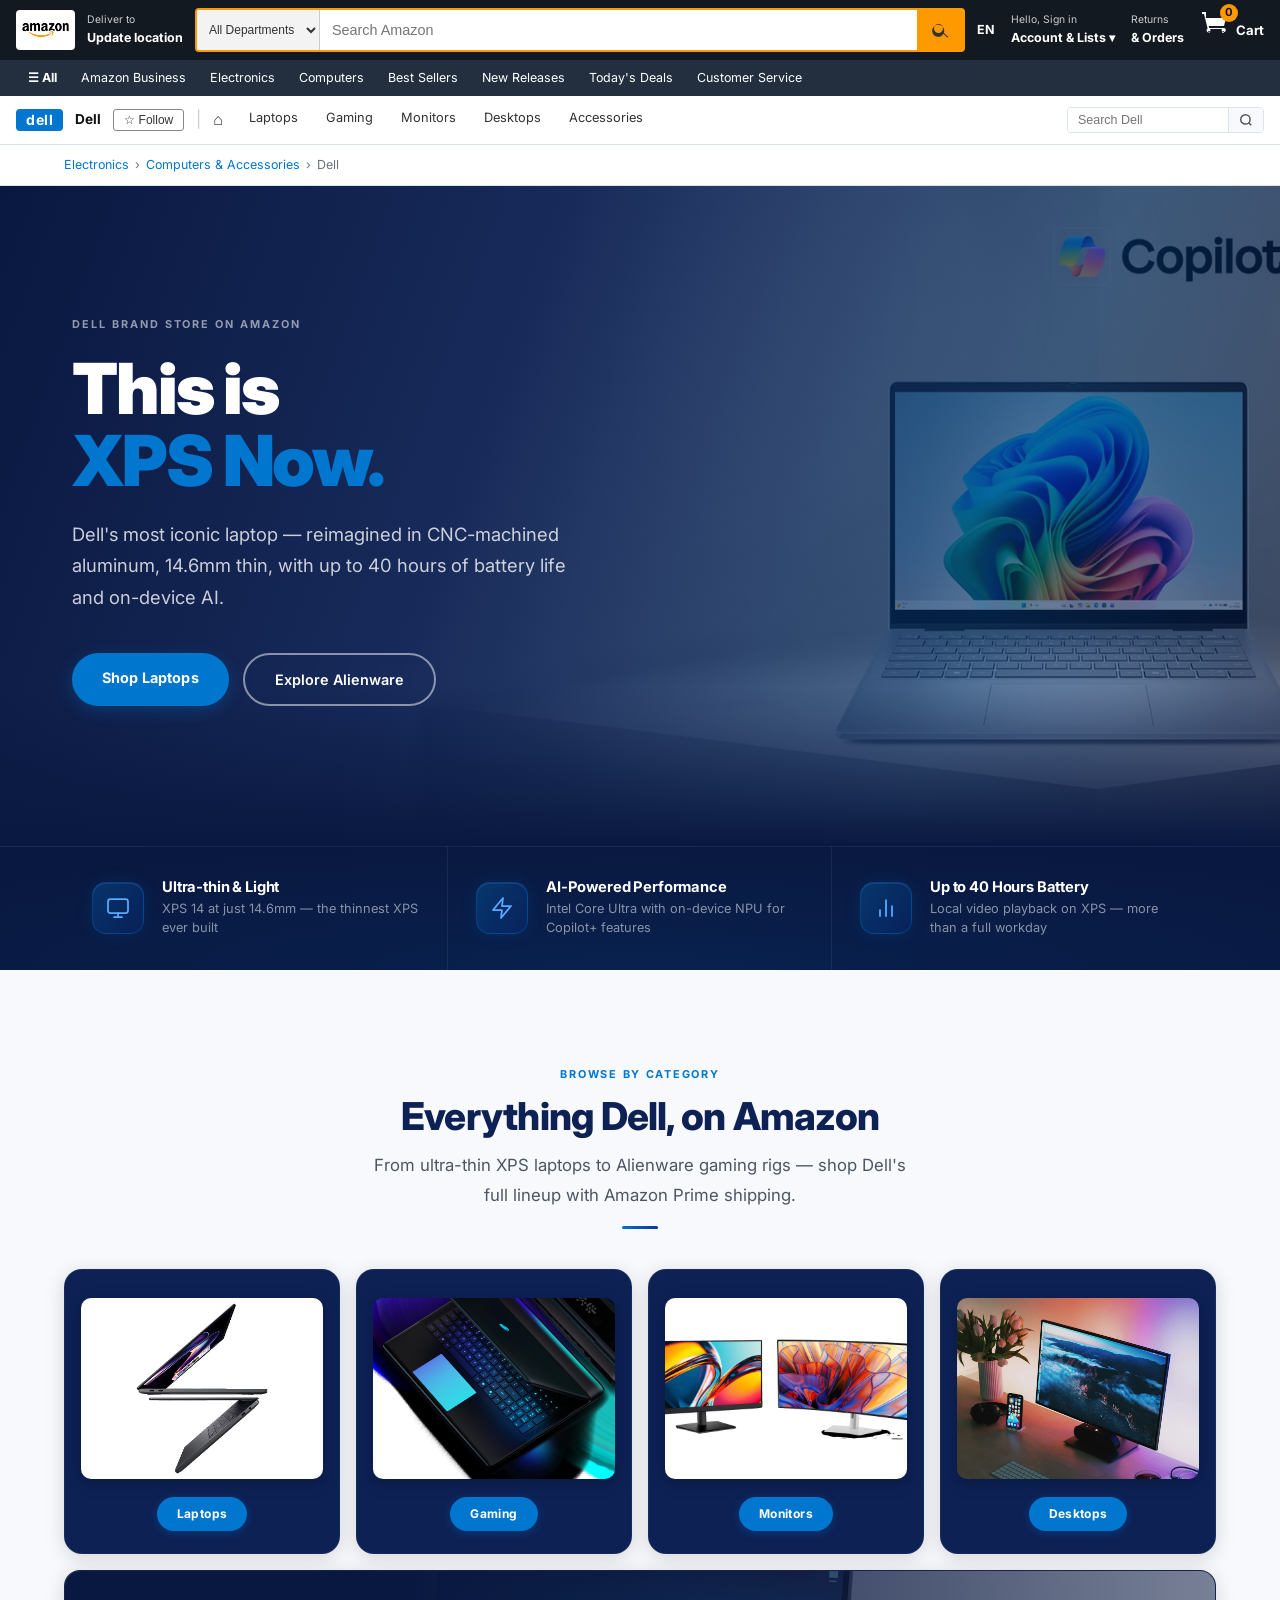
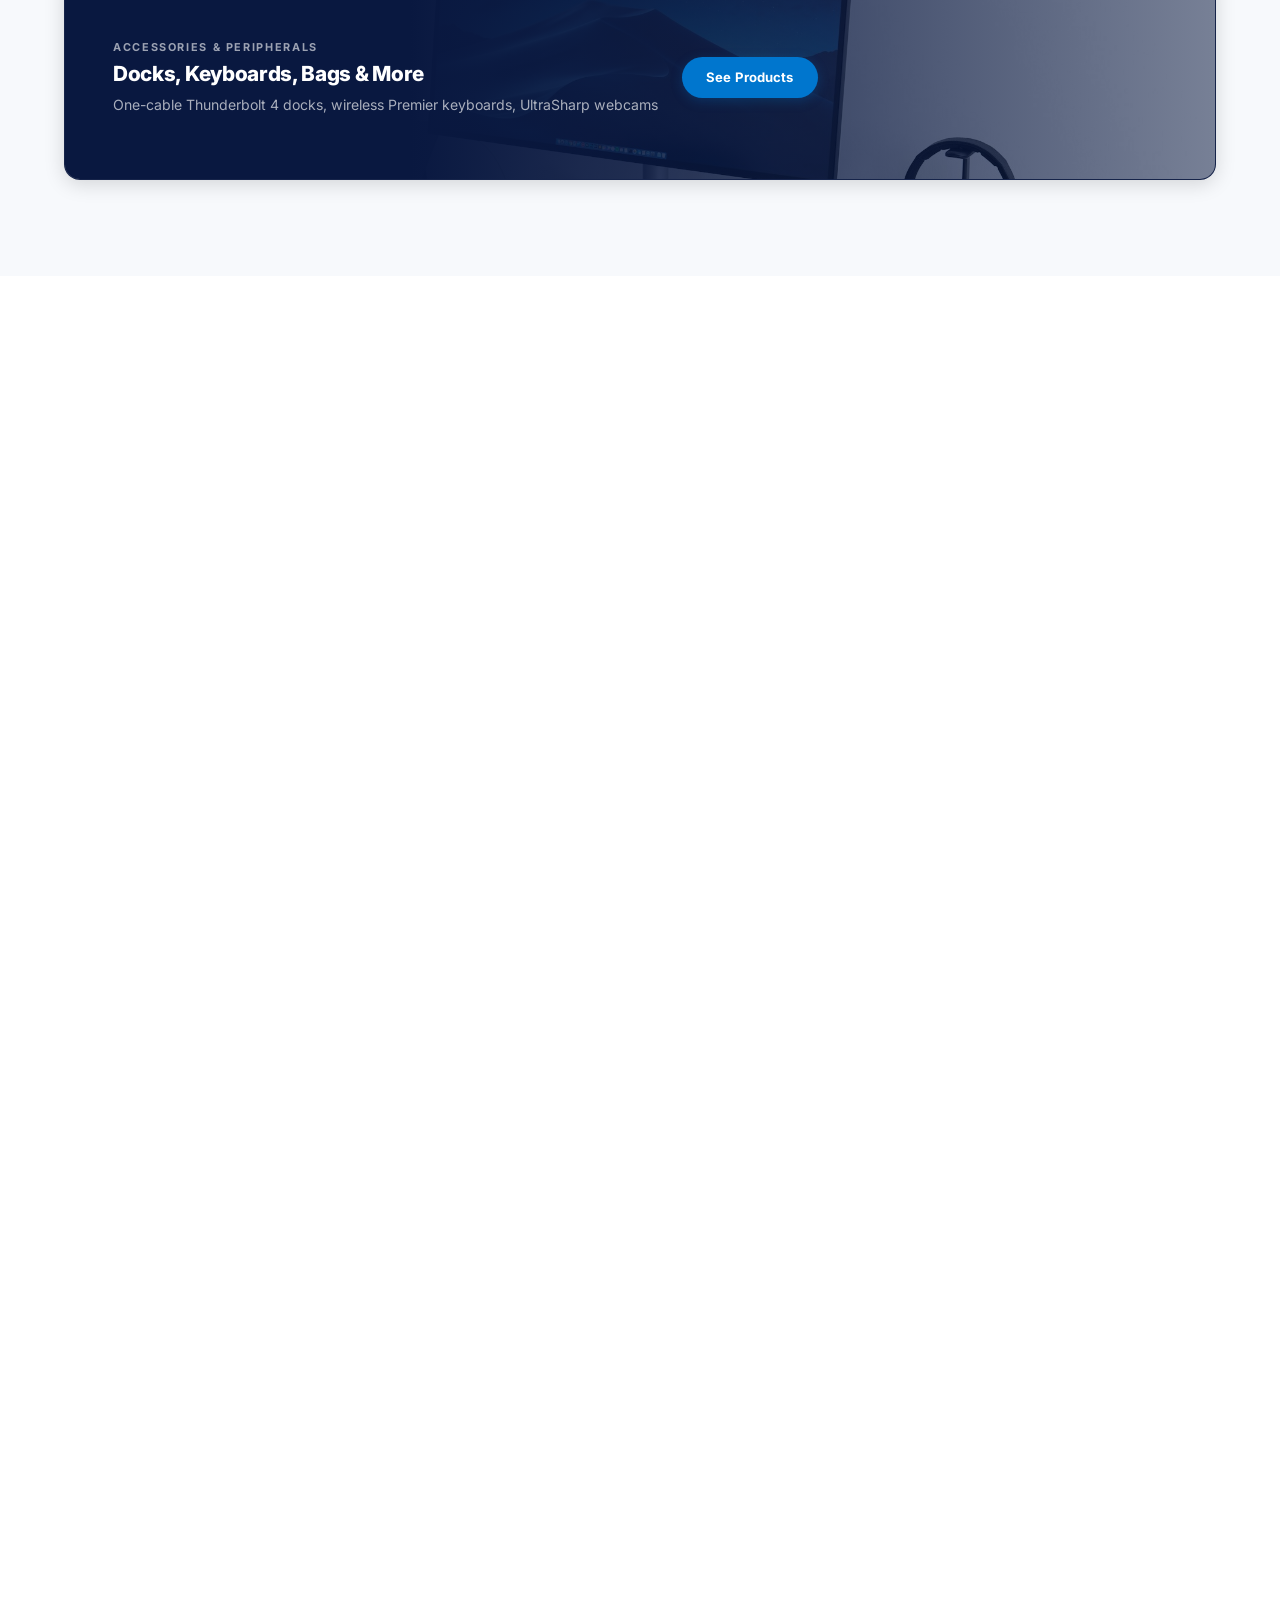
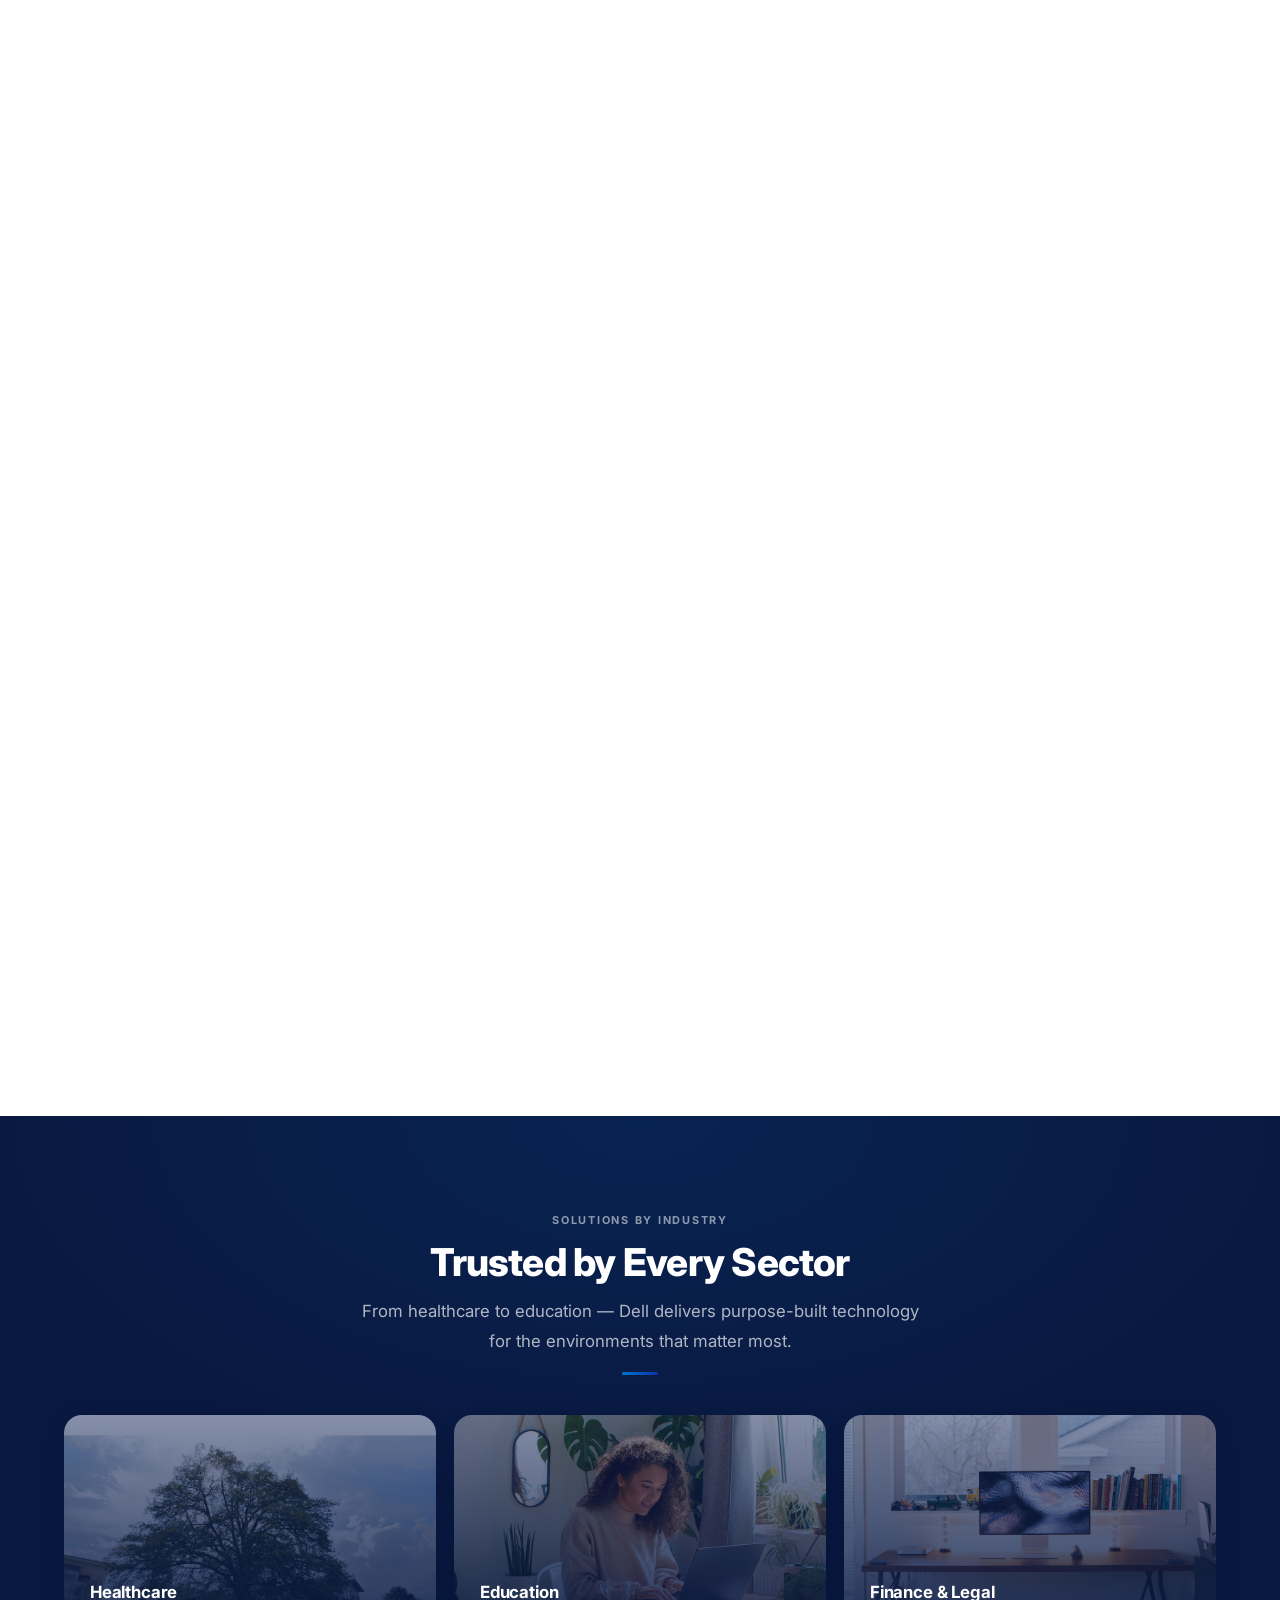
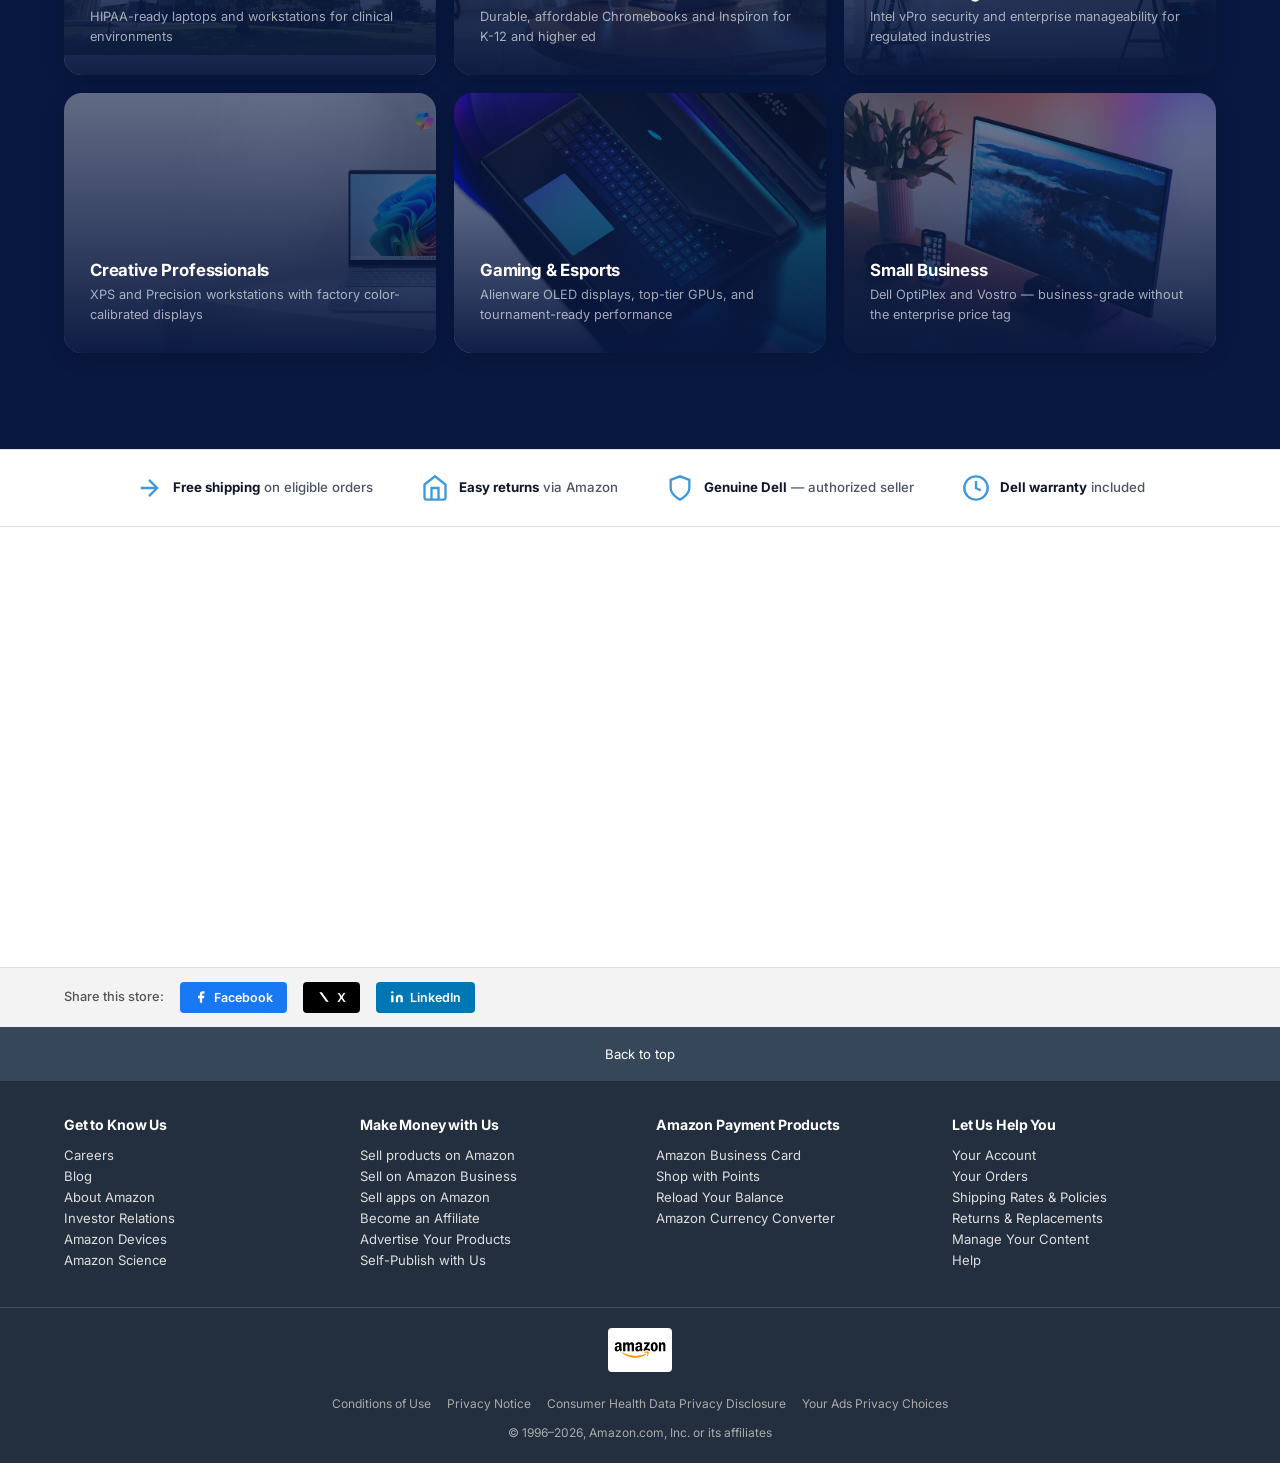
<file: index.html>
<!DOCTYPE html>
<html lang="en">
<head>
  <meta charset="UTF-8">
  <meta name="viewport" content="width=device-width, initial-scale=1.0">
  <title>Dell | Amazon Brand Store — Laptops, Gaming, Monitors &amp; More</title>
  <meta name="description" content="Shop Dell on Amazon — XPS laptops, Alienware gaming, UltraSharp monitors, desktops, and accessories. Free shipping on eligible orders.">
  <link rel="stylesheet" href="styles.css">
</head>
<body>

<div id="site-header"></div>

<!-- ═══ BREADCRUMB ═══ -->
<nav class="breadcrumb">
  <div class="breadcrumb-inner">
    <a href="#">Electronics</a>
    <span>›</span>
    <a href="#">Computers &amp; Accessories</a>
    <span>›</span>
    <span>Dell</span>
  </div>
</nav>

<!-- ═══ HERO — Static image hero ═══ -->
<div class="hero-video-wrap" style="min-height:660px;">
  <img class="hero-video" src="images/dell/hero-xps-copilot.jpg" alt="Dell XPS 2026" style="opacity:0.45; object-fit:cover;">
  <div class="hero-overlay"></div>
  <div class="hero-content">
    <span class="hero-eyebrow">Dell Brand Store on Amazon</span>
    <h1 class="hero-title">This is<br><span>XPS Now.</span></h1>
    <p class="hero-sub">Dell's most iconic laptop — reimagined in CNC-machined aluminum, 14.6mm thin, with up to 40 hours of battery life and on-device AI.</p>
    <div class="hero-ctas">
      <a href="laptops.html" class="btn-brand">Shop Laptops</a>
      <a href="gaming.html" class="btn-outline">Explore Alienware</a>
    </div>
  </div>
</div>

<!-- ═══ FEATURE STRIP ═══ -->
<div class="feature-strip">
  <div class="feature-strip-inner">
    <div class="feature-item">
      <div class="feature-icon">
        <svg viewBox="0 0 24 24" fill="none" stroke-linecap="round" stroke-linejoin="round"><rect x="2" y="3" width="20" height="14" rx="2.5"/><path d="M8 21h8M12 17v4"/></svg>
      </div>
      <div class="feature-text">
        <h4>Ultra-thin &amp; Light</h4>
        <p>XPS 14 at just 14.6mm — the thinnest XPS ever built</p>
      </div>
    </div>
    <div class="feature-item">
      <div class="feature-icon">
        <svg viewBox="0 0 24 24" fill="none" stroke-linecap="round" stroke-linejoin="round"><path d="M13 2L3 14h9l-1 8 10-12h-9l1-8z"/></svg>
      </div>
      <div class="feature-text">
        <h4>AI-Powered Performance</h4>
        <p>Intel Core Ultra with on-device NPU for Copilot+ features</p>
      </div>
    </div>
    <div class="feature-item">
      <div class="feature-icon">
        <svg viewBox="0 0 24 24" fill="none" stroke-linecap="round" stroke-linejoin="round"><path d="M18 20V10M12 20V4M6 20v-6"/></svg>
      </div>
      <div class="feature-text">
        <h4>Up to 40 Hours Battery</h4>
        <p>Local video playback on XPS — more than a full workday</p>
      </div>
    </div>
  </div>
</div>

<!-- ═══ CATEGORY GRID ═══ -->
<section class="section section-alt">
  <div class="container">
    <div class="section-title">
      <span class="eyebrow">Browse by Category</span>
      <h2>Everything Dell, on Amazon</h2>
      <p>From ultra-thin XPS laptops to Alienware gaming rigs — shop Dell's full lineup with Amazon Prime shipping.</p>
      <div class="divider"></div>
    </div>
    <div class="cat-grid">
      <a href="laptops.html" class="cat-tile">
        <img class="cat-tile-img" src="images/dell/xps-14-family.jpg" alt="Dell Laptops" loading="lazy">
        <span class="cat-label">Laptops</span>
      </a>
      <a href="gaming.html" class="cat-tile">
        <img class="cat-tile-img" src="images/dell/alienware-area51.jpg" alt="Alienware Gaming" loading="lazy">
        <span class="cat-label">Gaming</span>
      </a>
      <a href="monitors.html" class="cat-tile">
        <img class="cat-tile-img" src="images/dell/ultrasharp-monitors.jpg" alt="Dell Monitors" loading="lazy">
        <span class="cat-label">Monitors</span>
      </a>
      <a href="desktops.html" class="cat-tile">
        <img class="cat-tile-img" src="images/dell/desktop-workspace.jpg" alt="Dell Desktops" loading="lazy">
        <span class="cat-label">Desktops</span>
      </a>
    </div>
    <div style="margin-top:16px;">
      <a href="accessories.html" class="cat-tile" style="border-radius:16px; overflow:hidden; display:block; position:relative; min-height:140px; background:var(--brand-dark); text-decoration:none;">
        <img src="images/dell/accessories-setup.jpg" alt="Dell Accessories" loading="lazy" style="position:absolute;inset:0;width:100%;height:100%;object-fit:cover;opacity:0.45;">
        <div style="position:absolute;inset:0;background:linear-gradient(90deg,var(--brand-dark) 30%,transparent 100%);"></div>
        <div style="position:relative;z-index:2;padding:40px 32px;display:flex;align-items:center;gap:24px;">
          <div>
            <div style="font-size:0.68rem;font-weight:700;letter-spacing:0.15em;text-transform:uppercase;color:rgba(255,255,255,0.6);margin-bottom:6px;">Accessories &amp; Peripherals</div>
            <h3 style="color:#fff;font-size:1.3rem;margin-bottom:6px;">Docks, Keyboards, Bags &amp; More</h3>
            <p style="color:rgba(255,255,255,0.65);font-size:0.88rem;">One-cable Thunderbolt 4 docks, wireless Premier keyboards, UltraSharp webcams</p>
          </div>
          <span class="btn-pill-blue" style="flex-shrink:0;">See Products</span>
        </div>
      </a>
    </div>
  </div>
</section>

<!-- ═══ FEATURED SPLITS — XPS + ALIENWARE ═══ -->
<section class="section">
  <div class="container">
    <div class="section-title">
      <span class="eyebrow">Featured Collections</span>
      <h2>Dell's Flagship Lines</h2>
      <div class="divider"></div>
    </div>
    <div class="split-grid">
      <div class="split-tile">
        <img class="split-tile-img" src="images/dell/xps-14-family.jpg" alt="XPS 14 laptop" loading="lazy">
        <div class="split-tile-overlay"></div>
        <div class="split-tile-content">
          <span class="eyebrow">XPS Series</span>
          <h3>XPS 14 &amp; XPS 16</h3>
          <p>CNC aluminum, 14.6mm, up to 40hr battery. The premium laptop, reimagined for 2026.</p>
          <a href="laptops.html" class="split-tile-pill">See Products</a>
        </div>
      </div>
      <div class="split-tile">
        <img class="split-tile-img" src="images/dell/alienware-area51.jpg" alt="Alienware 2026 gaming laptop" loading="lazy">
        <div class="split-tile-overlay"></div>
        <div class="split-tile-content">
          <span class="eyebrow">Alienware</span>
          <h3>Next-Gen Gaming</h3>
          <p>Anti-glare OLED, Intel Core Ultra 200HX, and a broader Alienware lineup than ever before.</p>
          <a href="gaming.html" class="split-tile-pill">See Products</a>
        </div>
      </div>
    </div>
  </div>
</section>

<!-- ═══ STATS BAR ═══ -->
<div class="stats-bar">
  <div class="stats-inner">
    <div class="stat-item">
      <span class="stat-num">40hr</span>
      <span class="stat-label">Battery life on<br>XPS 16</span>
    </div>
    <div class="stat-item">
      <span class="stat-num">14.6mm</span>
      <span class="stat-label">XPS 14 thickness —<br>thinnest ever</span>
    </div>
    <div class="stat-item">
      <span class="stat-num">42yr</span>
      <span class="stat-label">Dell innovation<br>legacy</span>
    </div>
    <div class="stat-item">
      <span class="stat-num">OLED</span>
      <span class="stat-label">Anti-glare Alienware<br>display tech</span>
    </div>
  </div>
</div>

<!-- ═══ FEATURED PRODUCTS ═══ -->
<section class="section section-alt">
  <div class="container">
    <div class="section-title">
      <span class="eyebrow">Top Picks on Amazon</span>
      <h2>Most Popular Dell Products</h2>
      <div class="divider"></div>
    </div>
    <div class="product-grid">
      <div class="hk-card">
        <div class="hk-card-img">
          <img src="images/dell/xps-14-family.jpg" alt="Dell XPS 14 Laptop" loading="lazy">
        </div>
        <div class="hk-card-body">
          <span class="hk-card-eyebrow">XPS Series</span>
          <div class="hk-card-title">Dell XPS 14 (2026)</div>
          <div class="hk-card-sub">Intel Core Ultra, 14.6mm thin, up to 27hr streaming, CNC aluminum</div>
          <div class="hk-card-price">From $1,399 <span>Free shipping</span></div>
          <span class="hk-card-buy">Add to Cart</span>
        </div>
      </div>
      <div class="hk-card">
        <div class="hk-card-img">
          <img src="images/dell/alienware-area51.jpg" alt="Alienware 16 Area-51" loading="lazy">
        </div>
        <div class="hk-card-body">
          <span class="hk-card-eyebrow">Alienware Gaming</span>
          <div class="hk-card-title">Alienware 16 Area-51</div>
          <div class="hk-card-sub">Anti-glare QD-OLED, Intel Core Ultra 200HX, GeForce RTX 5090</div>
          <div class="hk-card-price">From $2,199 <span>Free shipping</span></div>
          <span class="hk-card-buy">Add to Cart</span>
        </div>
      </div>
      <div class="hk-card">
        <div class="hk-card-img">
          <img src="images/dell/ultrasharp-monitors.jpg" alt="Dell UltraSharp Monitor" loading="lazy">
        </div>
        <div class="hk-card-body">
          <span class="hk-card-eyebrow">Monitors</span>
          <div class="hk-card-title">Dell UltraSharp 27" 4K</div>
          <div class="hk-card-sub">IPS Black, USB-C 90W, factory color calibrated, 99% sRGB</div>
          <div class="hk-card-price">From $549 <span>Free shipping</span></div>
          <span class="hk-card-buy">Add to Cart</span>
        </div>
      </div>
      <div class="hk-card">
        <div class="hk-card-img">
          <img src="images/dell/xps-touchscreen.jpg" alt="Dell Inspiron 16 Laptop" loading="lazy">
        </div>
        <div class="hk-card-body">
          <span class="hk-card-eyebrow">Inspiron</span>
          <div class="hk-card-title">Dell Inspiron 16 (2026)</div>
          <div class="hk-card-sub">16" FHD+, Intel Core 7, up to 32GB RAM, slim everyday laptop</div>
          <div class="hk-card-price">From $699 <span>Free shipping</span></div>
          <span class="hk-card-buy">Add to Cart</span>
        </div>
      </div>
    </div>
  </div>
</section>

<!-- ═══ USE CASE SPLIT ═══ -->
<section class="section">
  <div class="container">
    <div class="section-title">
      <span class="eyebrow">Find Your Fit</span>
      <h2>Built for Every Way You Work</h2>
      <div class="divider"></div>
    </div>
    <div class="split-grid">
      <div class="split-tile">
        <img class="split-tile-img" src="images/dell/lifestyle-xps-student.jpg" alt="Student using Dell XPS" loading="lazy">
        <div class="split-tile-overlay" style="background:linear-gradient(0deg,rgba(13,33,85,0.9) 0%,rgba(13,33,85,0.3) 55%,transparent 100%);"></div>
        <div class="split-tile-content">
          <span class="eyebrow">Personal &amp; Student</span>
          <h3>XPS &amp; Inspiron</h3>
          <p>Ultra-thin, long-lasting, and powerful — perfect for students, creators, and everyday users.</p>
          <a href="laptops.html" class="split-tile-pill">See Products</a>
        </div>
      </div>
      <div class="split-tile">
        <img class="split-tile-img" src="images/dell/lifestyle-business.jpg" alt="Business professional with Dell laptop" loading="lazy">
        <div class="split-tile-overlay"></div>
        <div class="split-tile-content">
          <span class="eyebrow">Business &amp; Enterprise</span>
          <h3>Latitude &amp; Dell Pro</h3>
          <p>Intel vPro security, enterprise manageability, and Dell ProSupport — for the modern workforce.</p>
          <a href="laptops.html" class="split-tile-pill">See Products</a>
        </div>
      </div>
    </div>
  </div>
</section>

<!-- ═══ INDUSTRY GRID ═══ -->
<section class="section section-dark">
  <div class="container">
    <div class="section-title">
      <span class="eyebrow" style="color:rgba(255,255,255,0.55);">Solutions by Industry</span>
      <h2>Trusted by Every Sector</h2>
      <p>From healthcare to education — Dell delivers purpose-built technology for the environments that matter most.</p>
      <div class="divider"></div>
    </div>
    <div class="industry-grid">
      <a href="laptops.html" class="industry-tile">
        <img class="industry-tile-img" src="images/dell/lifestyle-enterprise.jpg" alt="Healthcare" loading="lazy">
        <div class="industry-tile-overlay"></div>
        <div class="industry-tile-content">
          <h4>Healthcare</h4>
          <p>HIPAA-ready laptops and workstations for clinical environments</p>
        </div>
      </a>
      <a href="desktops.html" class="industry-tile">
        <img class="industry-tile-img" src="images/dell/lifestyle-xps-student.jpg" alt="Education" loading="lazy">
        <div class="industry-tile-overlay"></div>
        <div class="industry-tile-content">
          <h4>Education</h4>
          <p>Durable, affordable Chromebooks and Inspiron for K-12 and higher ed</p>
        </div>
      </a>
      <a href="desktops.html" class="industry-tile">
        <img class="industry-tile-img" src="images/dell/enterprise-workspace.jpg" alt="Finance" loading="lazy">
        <div class="industry-tile-overlay"></div>
        <div class="industry-tile-content">
          <h4>Finance &amp; Legal</h4>
          <p>Intel vPro security and enterprise manageability for regulated industries</p>
        </div>
      </a>
      <a href="laptops.html" class="industry-tile">
        <img class="industry-tile-img" src="images/dell/hero-xps-copilot.jpg" alt="Creative Professionals" loading="lazy">
        <div class="industry-tile-overlay"></div>
        <div class="industry-tile-content">
          <h4>Creative Professionals</h4>
          <p>XPS and Precision workstations with factory color-calibrated displays</p>
        </div>
      </a>
      <a href="gaming.html" class="industry-tile">
        <img class="industry-tile-img" src="images/dell/alienware-area51.jpg" alt="Gaming" loading="lazy">
        <div class="industry-tile-overlay"></div>
        <div class="industry-tile-content">
          <h4>Gaming &amp; Esports</h4>
          <p>Alienware OLED displays, top-tier GPUs, and tournament-ready performance</p>
        </div>
      </a>
      <a href="desktops.html" class="industry-tile">
        <img class="industry-tile-img" src="images/dell/desktop-workspace.jpg" alt="Small Business" loading="lazy">
        <div class="industry-tile-overlay"></div>
        <div class="industry-tile-content">
          <h4>Small Business</h4>
          <p>Dell OptiPlex and Vostro — business-grade without the enterprise price tag</p>
        </div>
      </a>
    </div>
  </div>
</section>

<!-- ═══ TRUST STRIP ═══ -->
<div class="trust-strip">
  <div class="trust-inner">
    <div class="trust-item">
      <svg class="trust-icon" viewBox="0 0 24 24" fill="none" stroke="#0076CE" stroke-width="2"><path d="M5 12h14M12 5l7 7-7 7"/></svg>
      <span><strong>Free shipping</strong> on eligible orders</span>
    </div>
    <div class="trust-item">
      <svg class="trust-icon" viewBox="0 0 24 24" fill="none" stroke="#0076CE" stroke-width="2"><path d="M3 9l9-7 9 7v11a2 2 0 0 1-2 2H5a2 2 0 0 1-2-2z"/><polyline points="9 22 9 12 15 12 15 22"/></svg>
      <span><strong>Easy returns</strong> via Amazon</span>
    </div>
    <div class="trust-item">
      <svg class="trust-icon" viewBox="0 0 24 24" fill="none" stroke="#0076CE" stroke-width="2"><path d="M12 22s8-4 8-10V5l-8-3-8 3v7c0 6 8 10 8 10z"/></svg>
      <span><strong>Genuine Dell</strong> — authorized seller</span>
    </div>
    <div class="trust-item">
      <svg class="trust-icon" viewBox="0 0 24 24" fill="none" stroke="#0076CE" stroke-width="2"><circle cx="12" cy="12" r="10"/><polyline points="12 6 12 12 16 14"/></svg>
      <span><strong>Dell warranty</strong> included</span>
    </div>
  </div>
</div>

<!-- ═══ CTA BANNER ═══ -->
<div class="cta-banner">
  <span style="display:block;font-size:0.68rem;font-weight:700;letter-spacing:0.16em;text-transform:uppercase;color:rgba(255,255,255,0.5);margin-bottom:16px;">Available Now on Amazon</span>
  <h2>Upgrade Your Setup Today</h2>
  <p>Shop Dell's full lineup with Prime shipping, easy returns, and Dell manufacturer warranty — all on Amazon.</p>
  <div class="cta-banner-btns">
    <a href="laptops.html" class="btn-brand">Shop Laptops</a>
    <a href="gaming.html" class="btn-outline">Shop Gaming</a>
  </div>
</div>

<div id="site-footer"></div>
<script src="main.js"></script>
</body>
</html>
</file>
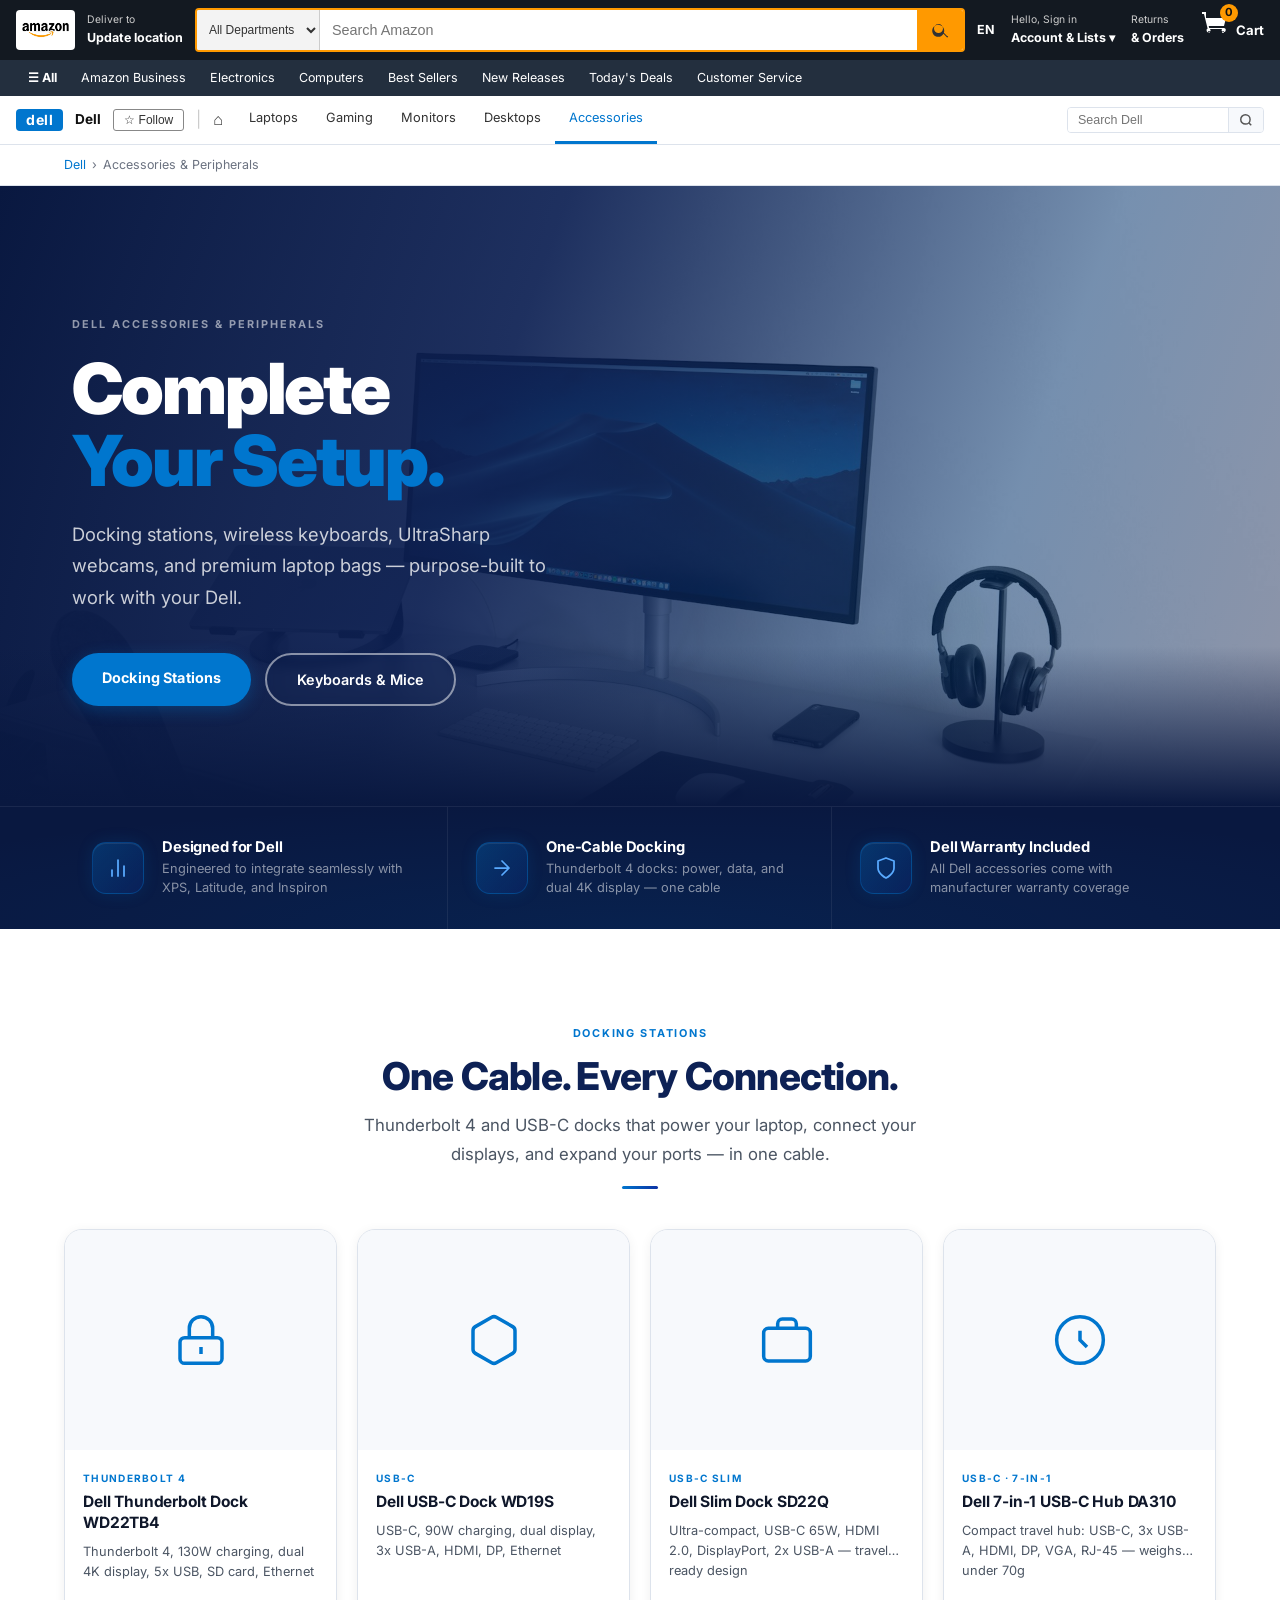
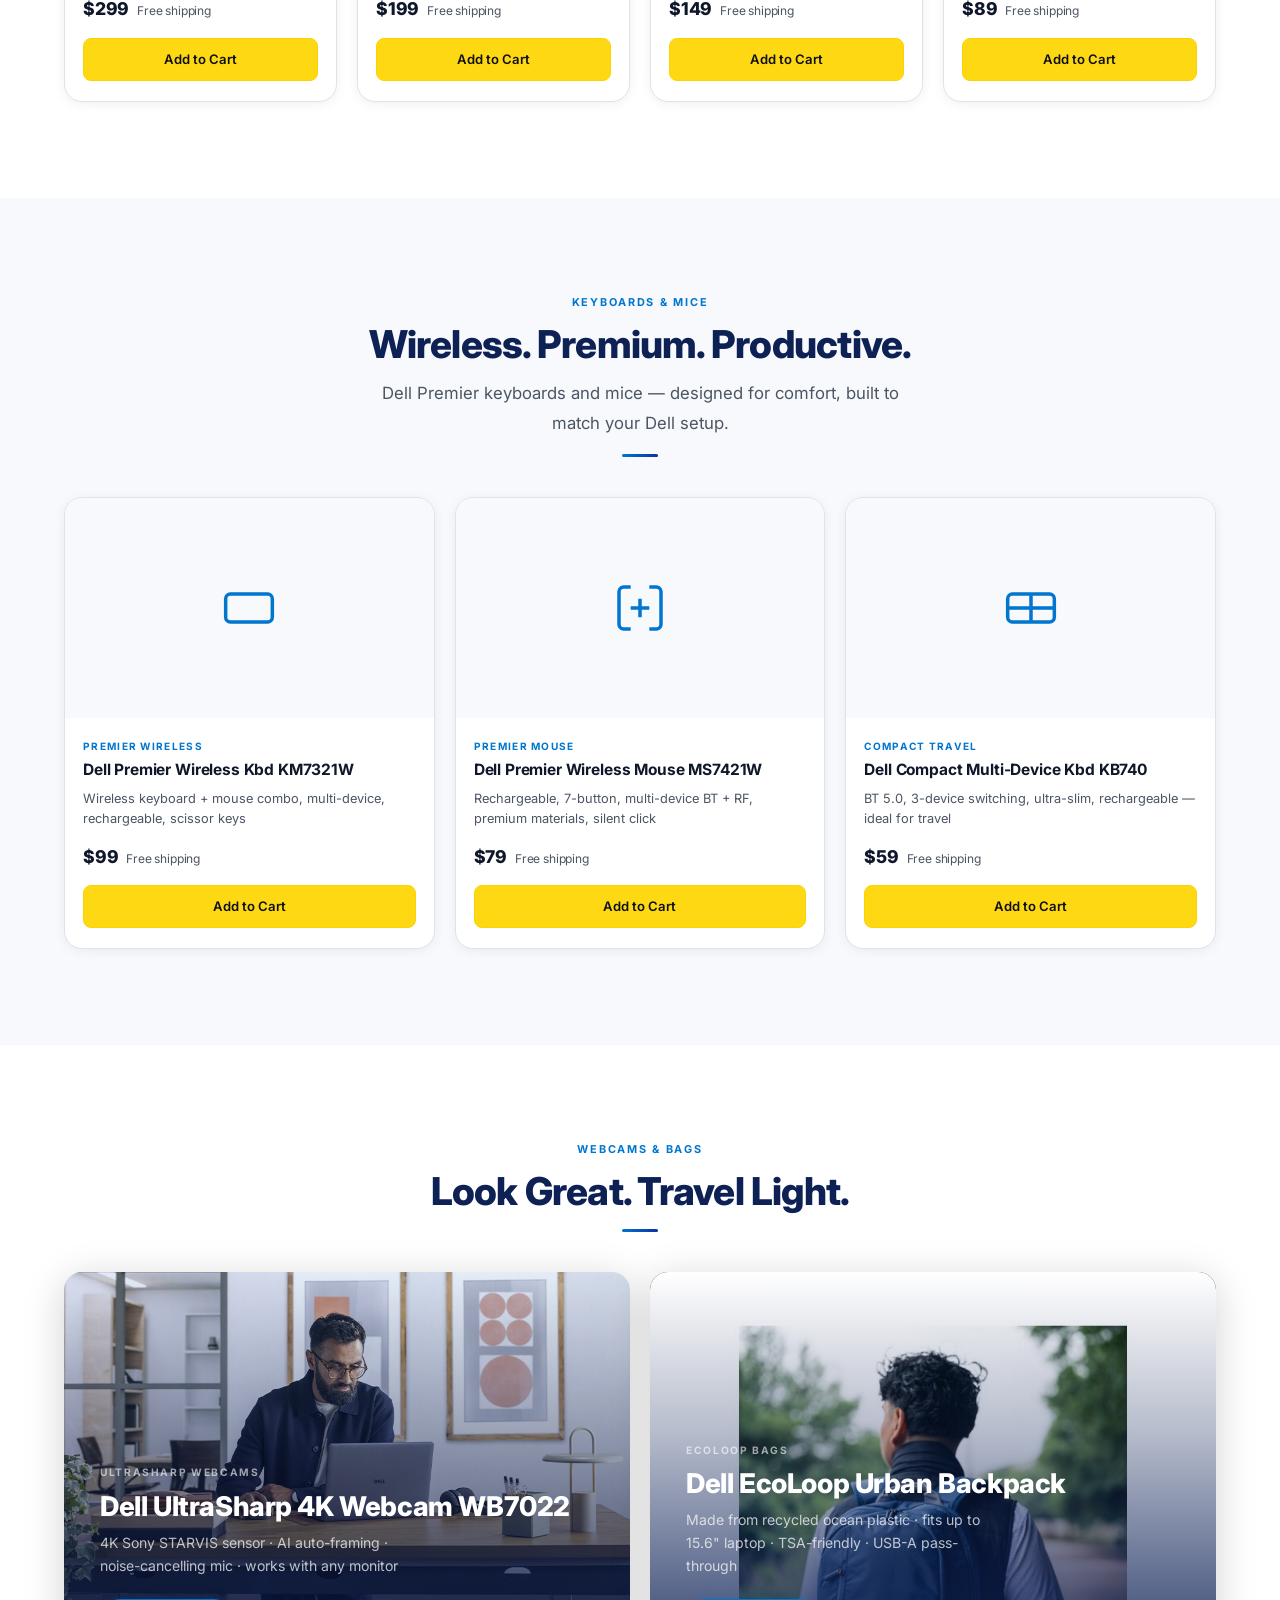
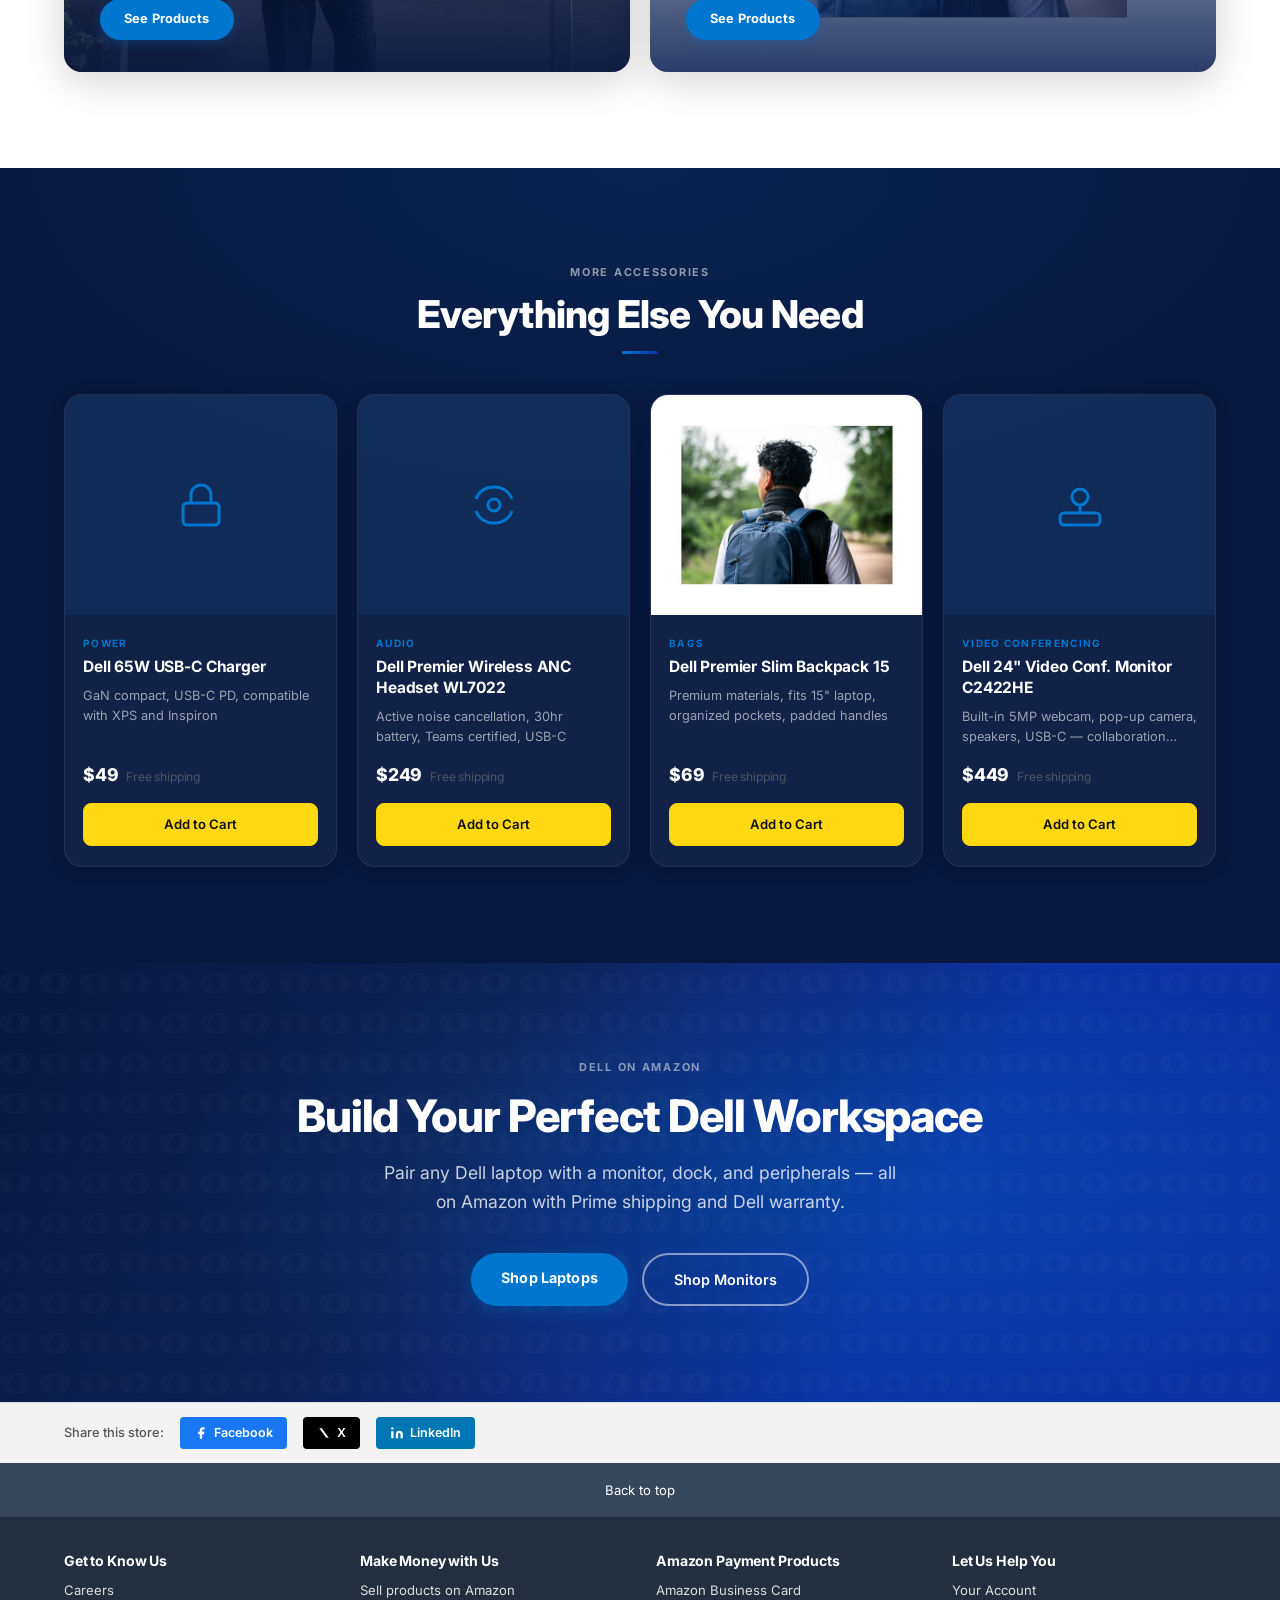
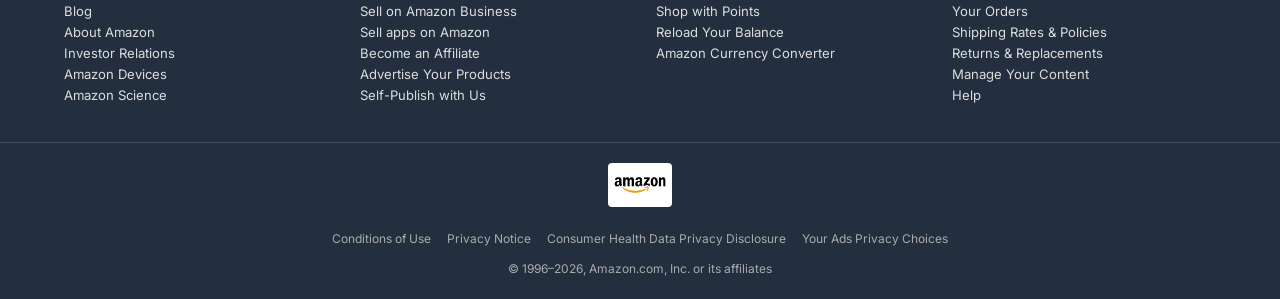
<file: accessories.html>
<!DOCTYPE html>
<html lang="en">
<head>
  <meta charset="UTF-8">
  <meta name="viewport" content="width=device-width, initial-scale=1.0">
  <title>Dell Accessories | Docks, Keyboards, Bags — Amazon Brand Store</title>
  <meta name="description" content="Shop Dell accessories on Amazon — docking stations, wireless keyboards, laptop bags, webcams, and more. Free shipping on eligible orders.">
  <link rel="stylesheet" href="styles.css">
</head>
<body>

<div id="site-header"></div>

<nav class="breadcrumb">
  <div class="breadcrumb-inner">
    <a href="index.html">Dell</a><span>›</span><span>Accessories &amp; Peripherals</span>
  </div>
</nav>

<!-- ═══ HERO ═══ -->
<div class="hero-video-wrap" style="min-height:580px;">
  <img class="hero-video" src="images/dell/accessories-setup.jpg" alt="Dell accessories and peripherals" style="opacity:0.55;object-fit:cover;object-position:center top;">
  <div class="hero-overlay"></div>
  <div class="hero-content">
    <span class="hero-eyebrow">Dell Accessories &amp; Peripherals</span>
    <h1 class="hero-title">Complete<br><span>Your Setup.</span></h1>
    <p class="hero-sub">Docking stations, wireless keyboards, UltraSharp webcams, and premium laptop bags — purpose-built to work with your Dell.</p>
    <div class="hero-ctas">
      <a href="#docks" class="btn-brand">Docking Stations</a>
      <a href="#keyboards" class="btn-outline">Keyboards &amp; Mice</a>
    </div>
  </div>
</div>

<div class="feature-strip">
  <div class="feature-strip-inner">
    <div class="feature-item">
      <div class="feature-icon">
        <svg viewBox="0 0 24 24"><path d="M18 20V10M12 20V4M6 20v-6"/></svg>
      </div>
      <div class="feature-text">
        <h4>Designed for Dell</h4>
        <p>Engineered to integrate seamlessly with XPS, Latitude, and Inspiron</p>
      </div>
    </div>
    <div class="feature-item">
      <div class="feature-icon">
        <svg viewBox="0 0 24 24"><path d="M5 12h14M12 5l7 7-7 7"/></svg>
      </div>
      <div class="feature-text">
        <h4>One-Cable Docking</h4>
        <p>Thunderbolt 4 docks: power, data, and dual 4K display — one cable</p>
      </div>
    </div>
    <div class="feature-item">
      <div class="feature-icon">
        <svg viewBox="0 0 24 24"><path d="M12 22s8-4 8-10V5l-8-3-8 3v7c0 6 8 10 8 10z"/></svg>
      </div>
      <div class="feature-text">
        <h4>Dell Warranty Included</h4>
        <p>All Dell accessories come with manufacturer warranty coverage</p>
      </div>
    </div>
  </div>
</div>

<!-- ═══ DOCKING STATIONS ═══ -->
<section class="section" id="docks">
  <div class="container">
    <div class="section-title">
      <span class="eyebrow">Docking Stations</span>
      <h2>One Cable. Every Connection.</h2>
      <p>Thunderbolt 4 and USB-C docks that power your laptop, connect your displays, and expand your ports — in one cable.</p>
      <div class="divider"></div>
    </div>
    <div class="product-grid">
      <div class="hk-card">
        <div class="hk-card-img">
          <div class="hk-card-img-placeholder">
            <svg viewBox="0 0 24 24" style="stroke:#0076CE;fill:none;stroke-width:1.5;width:56px;height:56px;"><rect x="3" y="11" width="18" height="11" rx="2"/><path d="M7 11V7a5 5 0 0 1 10 0v4"/><path d="M12 15v3"/></svg>
          </div>
        </div>
        <div class="hk-card-body">
          <span class="hk-card-eyebrow">Thunderbolt 4</span>
          <div class="hk-card-title">Dell Thunderbolt Dock WD22TB4</div>
          <div class="hk-card-sub">Thunderbolt 4, 130W charging, dual 4K display, 5x USB, SD card, Ethernet</div>
          <div class="hk-card-price">$299 <span>Free shipping</span></div>
          <span class="hk-card-buy">Add to Cart</span>
        </div>
      </div>
      <div class="hk-card">
        <div class="hk-card-img">
          <div class="hk-card-img-placeholder">
            <svg viewBox="0 0 24 24" style="stroke:#0076CE;fill:none;stroke-width:1.5;width:56px;height:56px;"><path d="M21 16V8a2 2 0 0 0-1-1.73l-7-4a2 2 0 0 0-2 0l-7 4A2 2 0 0 0 3 8v8a2 2 0 0 0 1 1.73l7 4a2 2 0 0 0 2 0l7-4A2 2 0 0 0 21 16z"/></svg>
          </div>
        </div>
        <div class="hk-card-body">
          <span class="hk-card-eyebrow">USB-C</span>
          <div class="hk-card-title">Dell USB-C Dock WD19S</div>
          <div class="hk-card-sub">USB-C, 90W charging, dual display, 3x USB-A, HDMI, DP, Ethernet</div>
          <div class="hk-card-price">$199 <span>Free shipping</span></div>
          <span class="hk-card-buy">Add to Cart</span>
        </div>
      </div>
      <div class="hk-card">
        <div class="hk-card-img">
          <div class="hk-card-img-placeholder">
            <svg viewBox="0 0 24 24" style="stroke:#0076CE;fill:none;stroke-width:1.5;width:56px;height:56px;"><rect x="2" y="7" width="20" height="14" rx="2"/><path d="M16 7V5a2 2 0 0 0-2-2h-4a2 2 0 0 0-2 2v2"/></svg>
          </div>
        </div>
        <div class="hk-card-body">
          <span class="hk-card-eyebrow">USB-C Slim</span>
          <div class="hk-card-title">Dell Slim Dock SD22Q</div>
          <div class="hk-card-sub">Ultra-compact, USB-C 65W, HDMI 2.0, DisplayPort, 2x USB-A — travel-ready design</div>
          <div class="hk-card-price">$149 <span>Free shipping</span></div>
          <span class="hk-card-buy">Add to Cart</span>
        </div>
      </div>
      <div class="hk-card">
        <div class="hk-card-img">
          <div class="hk-card-img-placeholder">
            <svg viewBox="0 0 24 24" style="stroke:#0076CE;fill:none;stroke-width:1.5;width:56px;height:56px;"><circle cx="12" cy="12" r="10"/><path d="M12 8v4l3 3"/></svg>
          </div>
        </div>
        <div class="hk-card-body">
          <span class="hk-card-eyebrow">USB-C · 7-in-1</span>
          <div class="hk-card-title">Dell 7-in-1 USB-C Hub DA310</div>
          <div class="hk-card-sub">Compact travel hub: USB-C, 3x USB-A, HDMI, DP, VGA, RJ-45 — weighs under 70g</div>
          <div class="hk-card-price">$89 <span>Free shipping</span></div>
          <span class="hk-card-buy">Add to Cart</span>
        </div>
      </div>
    </div>
  </div>
</section>

<!-- ═══ KEYBOARDS & MICE ═══ -->
<section class="section section-alt" id="keyboards">
  <div class="container">
    <div class="section-title">
      <span class="eyebrow">Keyboards &amp; Mice</span>
      <h2>Wireless. Premium. Productive.</h2>
      <p>Dell Premier keyboards and mice — designed for comfort, built to match your Dell setup.</p>
      <div class="divider"></div>
    </div>
    <div class="product-grid product-grid-3">
      <div class="hk-card">
        <div class="hk-card-img">
          <div class="hk-card-img-placeholder">
            <svg viewBox="0 0 24 24" style="stroke:#0076CE;fill:none;stroke-width:1.5;width:56px;height:56px;"><rect x="2" y="6" width="20" height="12" rx="2"/><path d="M12 12h.01M7 12h.01M17 12h.01"/></svg>
          </div>
        </div>
        <div class="hk-card-body">
          <span class="hk-card-eyebrow">Premier Wireless</span>
          <div class="hk-card-title">Dell Premier Wireless Kbd KM7321W</div>
          <div class="hk-card-sub">Wireless keyboard + mouse combo, multi-device, rechargeable, scissor keys</div>
          <div class="hk-card-price">$99 <span>Free shipping</span></div>
          <span class="hk-card-buy">Add to Cart</span>
        </div>
      </div>
      <div class="hk-card">
        <div class="hk-card-img">
          <div class="hk-card-img-placeholder">
            <svg viewBox="0 0 24 24" style="stroke:#0076CE;fill:none;stroke-width:1.5;width:56px;height:56px;"><path d="M8 3H5a2 2 0 0 0-2 2v14a2 2 0 0 0 2 2h3"/><path d="M16 3h3a2 2 0 0 1 2 2v14a2 2 0 0 1-2 2h-3"/><path d="M12 8v8M8 12h8"/></svg>
          </div>
        </div>
        <div class="hk-card-body">
          <span class="hk-card-eyebrow">Premier Mouse</span>
          <div class="hk-card-title">Dell Premier Wireless Mouse MS7421W</div>
          <div class="hk-card-sub">Rechargeable, 7-button, multi-device BT + RF, premium materials, silent click</div>
          <div class="hk-card-price">$79 <span>Free shipping</span></div>
          <span class="hk-card-buy">Add to Cart</span>
        </div>
      </div>
      <div class="hk-card">
        <div class="hk-card-img">
          <div class="hk-card-img-placeholder">
            <svg viewBox="0 0 24 24" style="stroke:#0076CE;fill:none;stroke-width:1.5;width:56px;height:56px;"><rect x="2" y="6" width="20" height="12" rx="2"/><path d="M12 6v12M2 12h20"/></svg>
          </div>
        </div>
        <div class="hk-card-body">
          <span class="hk-card-eyebrow">Compact Travel</span>
          <div class="hk-card-title">Dell Compact Multi-Device Kbd KB740</div>
          <div class="hk-card-sub">BT 5.0, 3-device switching, ultra-slim, rechargeable — ideal for travel</div>
          <div class="hk-card-price">$59 <span>Free shipping</span></div>
          <span class="hk-card-buy">Add to Cart</span>
        </div>
      </div>
    </div>
  </div>
</section>

<!-- ═══ WEBCAMS + BAGS SPLIT ═══ -->
<section class="section">
  <div class="container">
    <div class="section-title">
      <span class="eyebrow">Webcams &amp; Bags</span>
      <h2>Look Great. Travel Light.</h2>
      <div class="divider"></div>
    </div>
    <div class="split-grid">
      <div class="split-tile">
        <img class="split-tile-img" src="images/dell/lifestyle-business.jpg" alt="Dell UltraSharp webcam" loading="lazy">
        <div class="split-tile-overlay"></div>
        <div class="split-tile-content">
          <span class="eyebrow">UltraSharp Webcams</span>
          <h3>Dell UltraSharp 4K Webcam WB7022</h3>
          <p>4K Sony STARVIS sensor · AI auto-framing · noise-cancelling mic · works with any monitor</p>
          <a href="#" class="split-tile-pill">See Products</a>
        </div>
      </div>
      <div class="split-tile" style="background:#0d1a3a;">
        <img class="split-tile-img" src="images/dell/lifestyle-ecoloop.jpg" alt="Dell EcoLoop backpack" loading="lazy">
        <div class="split-tile-overlay" style="background:linear-gradient(0deg,rgba(13,33,85,0.88) 0%,rgba(13,33,85,0.3) 60%,transparent 100%);"></div>
        <div class="split-tile-content">
          <span class="eyebrow">EcoLoop Bags</span>
          <h3>Dell EcoLoop Urban Backpack</h3>
          <p>Made from recycled ocean plastic · fits up to 15.6" laptop · TSA-friendly · USB-A pass-through</p>
          <a href="#" class="split-tile-pill">See Products</a>
        </div>
      </div>
    </div>
  </div>
</section>

<!-- ═══ MORE ACCESSORIES ═══ -->
<section class="section section-dark">
  <div class="container">
    <div class="section-title">
      <span class="eyebrow">More Accessories</span>
      <h2>Everything Else You Need</h2>
      <div class="divider"></div>
    </div>
    <div class="product-grid dark-section-wrap">
      <div class="hk-card hk-card-dark">
        <div class="hk-card-img">
          <div class="hk-card-img-placeholder" style="background:rgba(0,118,206,0.12);">
            <svg viewBox="0 0 24 24" style="stroke:#0076CE;width:48px;height:48px;fill:none;stroke-width:1.5;"><rect x="3" y="11" width="18" height="11" rx="2"/><path d="M7 11V7a5 5 0 0 1 10 0v4"/></svg>
          </div>
        </div>
        <div class="hk-card-body">
          <span class="hk-card-eyebrow">Power</span>
          <div class="hk-card-title">Dell 65W USB-C Charger</div>
          <div class="hk-card-sub">GaN compact, USB-C PD, compatible with XPS and Inspiron</div>
          <div class="hk-card-price">$49 <span>Free shipping</span></div>
          <span class="hk-card-buy">Add to Cart</span>
        </div>
      </div>
      <div class="hk-card hk-card-dark">
        <div class="hk-card-img">
          <div class="hk-card-img-placeholder" style="background:rgba(0,118,206,0.12);">
            <svg viewBox="0 0 24 24" style="stroke:#0076CE;width:48px;height:48px;fill:none;stroke-width:1.5;"><circle cx="12" cy="12" r="3"/><path d="M3 9a9 9 0 0 1 9-6 9 9 0 0 1 9 6"/><path d="M3 15a9 9 0 0 0 9 6 9 9 0 0 0 9-6"/></svg>
          </div>
        </div>
        <div class="hk-card-body">
          <span class="hk-card-eyebrow">Audio</span>
          <div class="hk-card-title">Dell Premier Wireless ANC Headset WL7022</div>
          <div class="hk-card-sub">Active noise cancellation, 30hr battery, Teams certified, USB-C</div>
          <div class="hk-card-price">$249 <span>Free shipping</span></div>
          <span class="hk-card-buy">Add to Cart</span>
        </div>
      </div>
      <div class="hk-card hk-card-dark">
        <div class="hk-card-img">
          <img src="images/dell/lifestyle-ecoloop.jpg" alt="Dell Premier Slim Backpack" loading="lazy">
        </div>
        <div class="hk-card-body">
          <span class="hk-card-eyebrow">Bags</span>
          <div class="hk-card-title">Dell Premier Slim Backpack 15</div>
          <div class="hk-card-sub">Premium materials, fits 15" laptop, organized pockets, padded handles</div>
          <div class="hk-card-price">$69 <span>Free shipping</span></div>
          <span class="hk-card-buy">Add to Cart</span>
        </div>
      </div>
      <div class="hk-card hk-card-dark">
        <div class="hk-card-img">
          <div class="hk-card-img-placeholder" style="background:rgba(0,118,206,0.12);">
            <svg viewBox="0 0 24 24" style="stroke:#0076CE;width:48px;height:48px;fill:none;stroke-width:1.5;"><circle cx="12" cy="8" r="4"/><rect x="2" y="16" width="20" height="6" rx="2"/><path d="M12 12v4"/></svg>
          </div>
        </div>
        <div class="hk-card-body">
          <span class="hk-card-eyebrow">Video Conferencing</span>
          <div class="hk-card-title">Dell 24" Video Conf. Monitor C2422HE</div>
          <div class="hk-card-sub">Built-in 5MP webcam, pop-up camera, speakers, USB-C — collaboration display for any office</div>
          <div class="hk-card-price">$449 <span>Free shipping</span></div>
          <span class="hk-card-buy">Add to Cart</span>
        </div>
      </div>
    </div>
  </div>
</section>

<div class="cta-banner">
  <span style="display:block;font-size:0.68rem;font-weight:700;letter-spacing:0.16em;text-transform:uppercase;color:rgba(255,255,255,0.5);margin-bottom:16px;">Dell on Amazon</span>
  <h2>Build Your Perfect Dell Workspace</h2>
  <p>Pair any Dell laptop with a monitor, dock, and peripherals — all on Amazon with Prime shipping and Dell warranty.</p>
  <div class="cta-banner-btns">
    <a href="laptops.html" class="btn-brand">Shop Laptops</a>
    <a href="monitors.html" class="btn-outline">Shop Monitors</a>
  </div>
</div>

<div id="site-footer"></div>
<script src="main.js"></script>
</body>
</html>
</file>
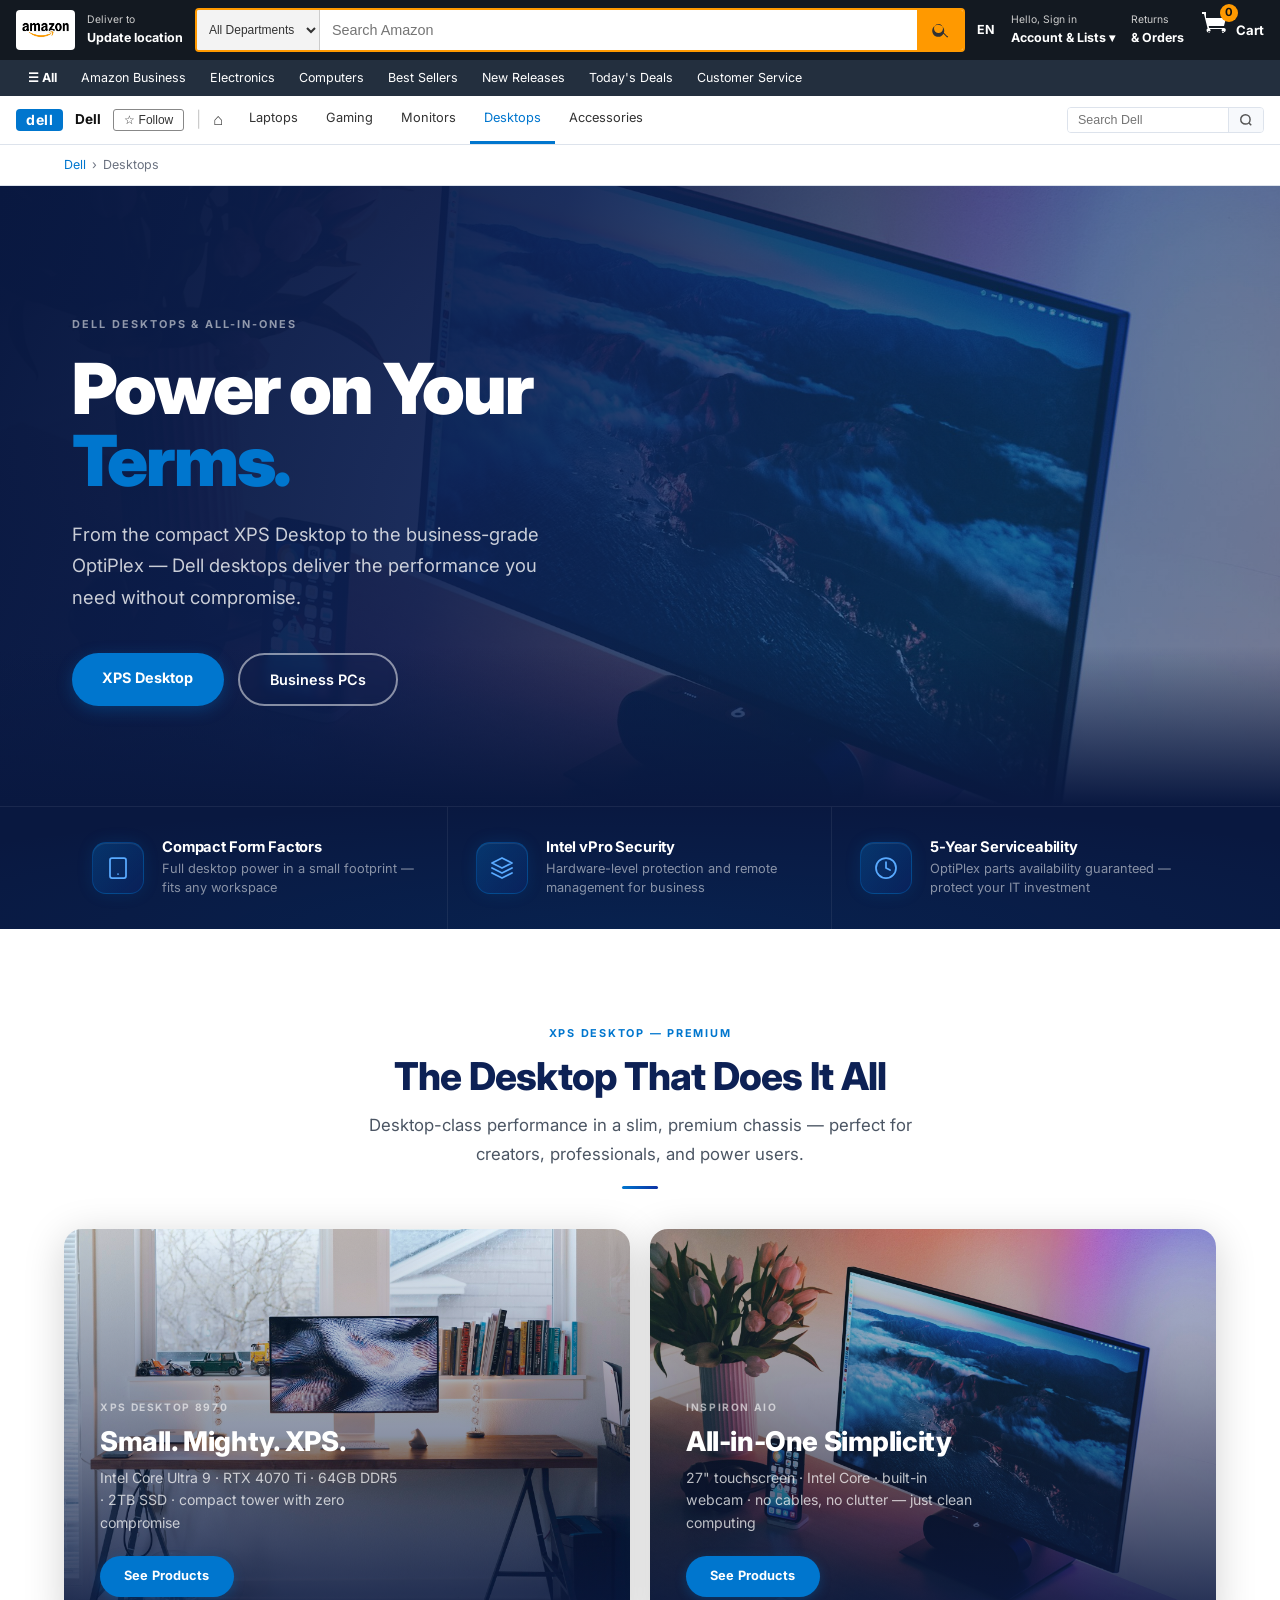
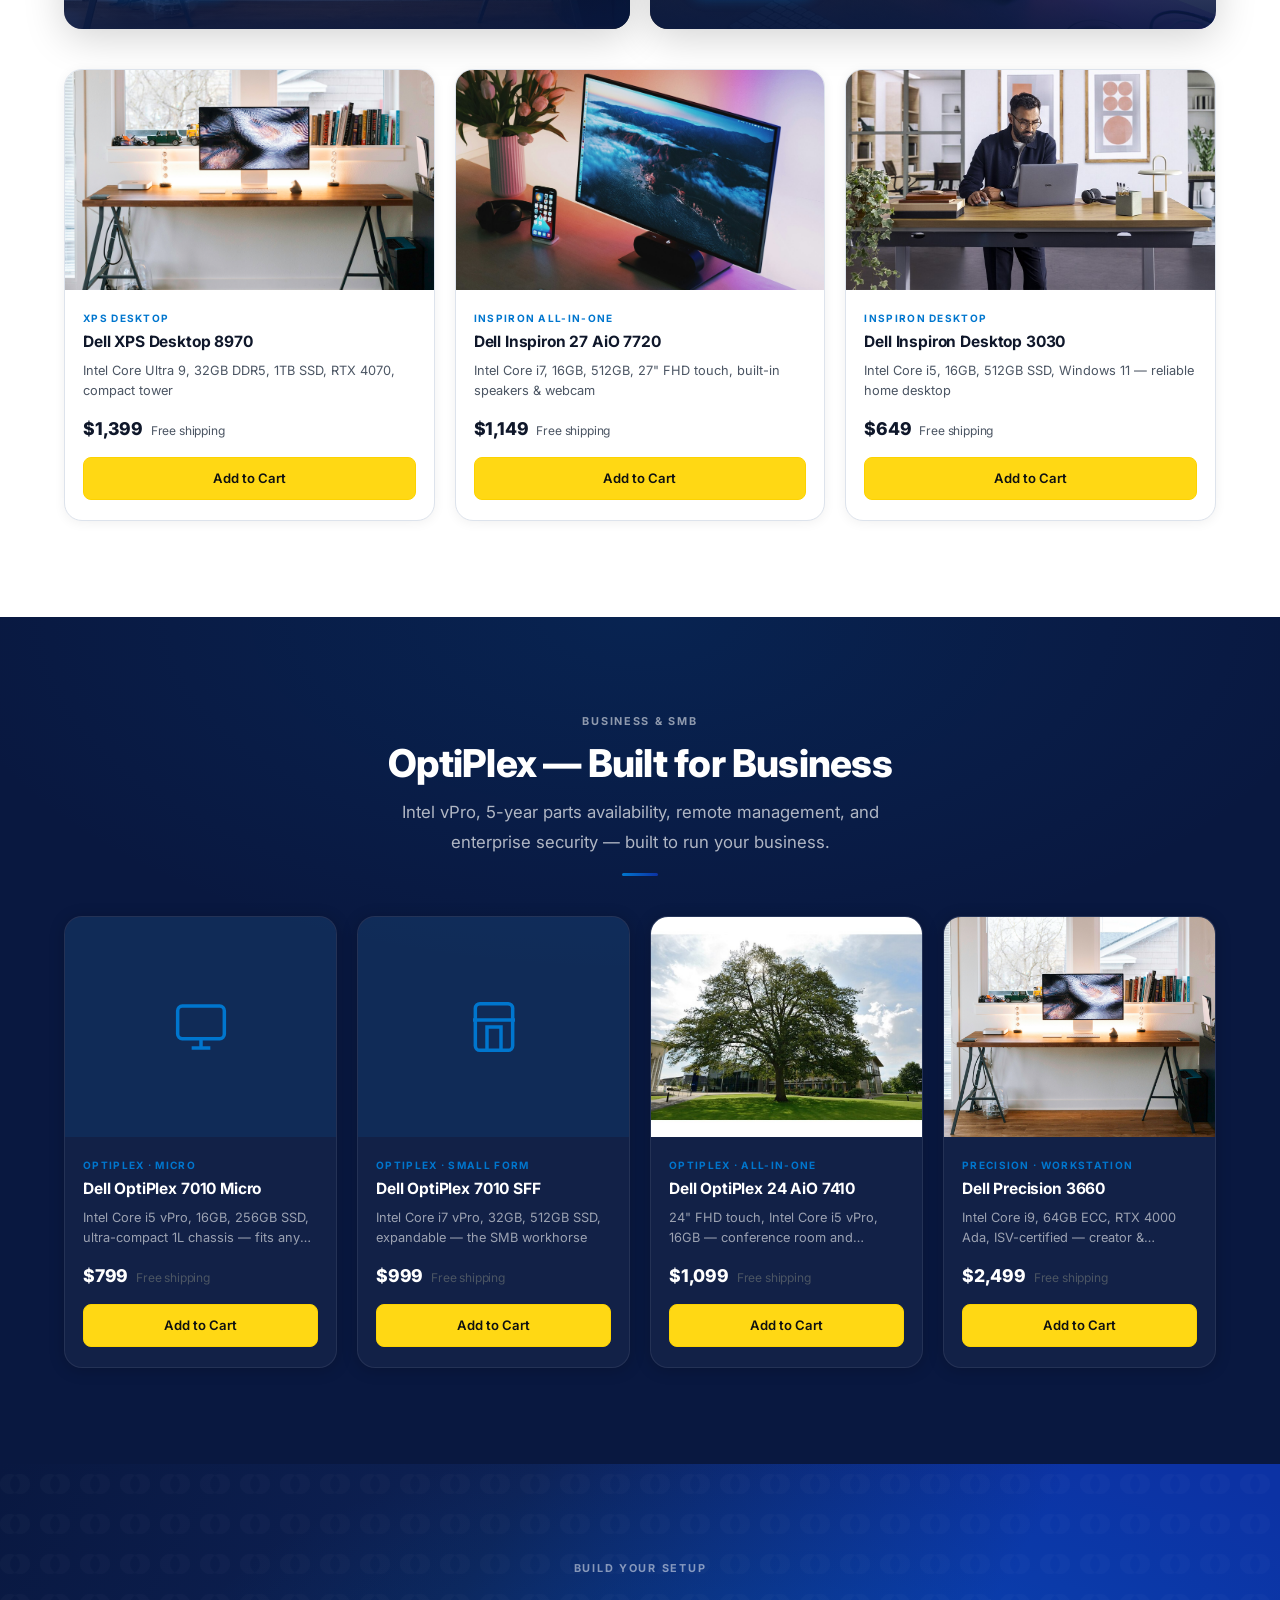
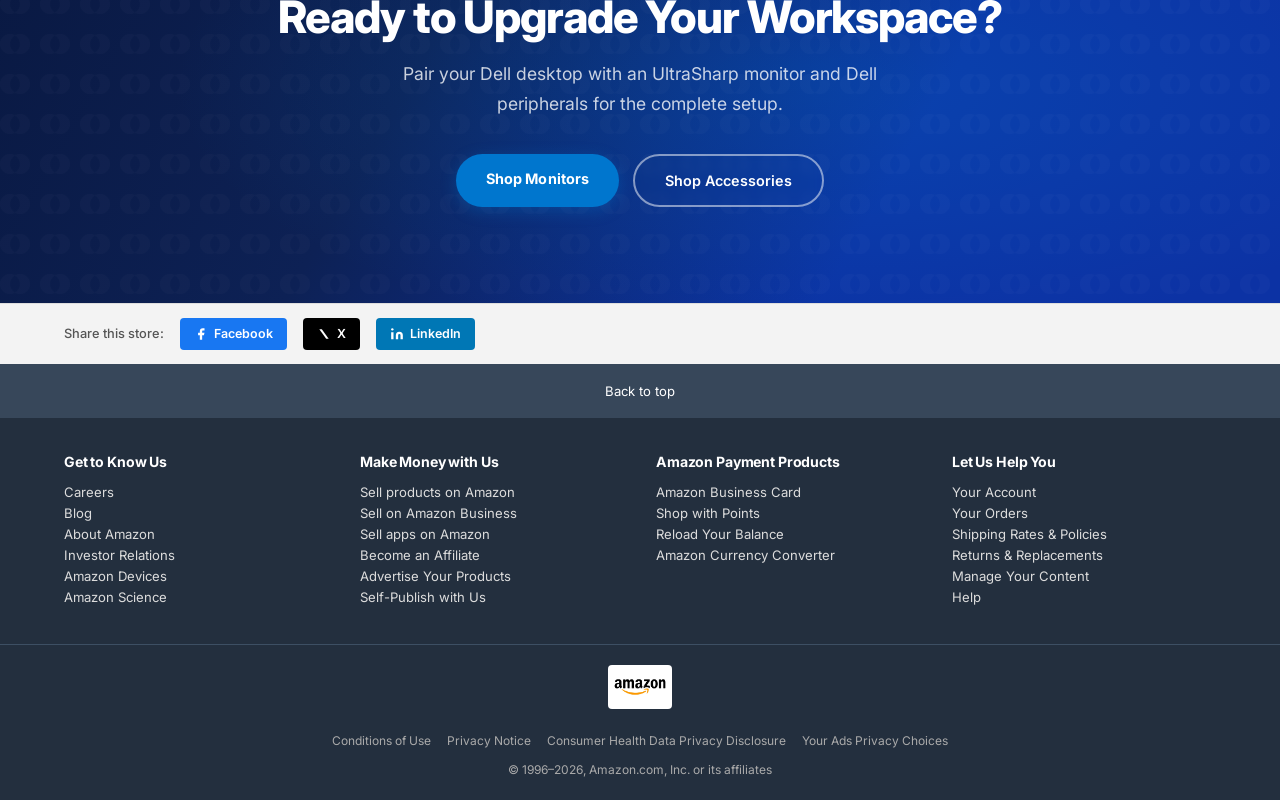
<file: desktops.html>
<!DOCTYPE html>
<html lang="en">
<head>
  <meta charset="UTF-8">
  <meta name="viewport" content="width=device-width, initial-scale=1.0">
  <title>Dell Desktops | XPS, Inspiron, OptiPlex — Amazon Brand Store</title>
  <meta name="description" content="Shop Dell desktop computers on Amazon — XPS Desktop, Inspiron All-in-One, OptiPlex business PCs. Free shipping on eligible orders.">
  <link rel="stylesheet" href="styles.css">
</head>
<body>

<div id="site-header"></div>

<nav class="breadcrumb">
  <div class="breadcrumb-inner">
    <a href="index.html">Dell</a><span>›</span><span>Desktops</span>
  </div>
</nav>

<!-- ═══ HERO ═══ -->
<div class="hero-video-wrap" style="min-height:600px;">
  <img class="hero-video" src="images/dell/desktop-workspace.jpg" alt="Dell desktop workspace" style="opacity:0.50;object-fit:cover;object-position:center;">
  <div class="hero-overlay"></div>
  <div class="hero-content">
    <span class="hero-eyebrow">Dell Desktops &amp; All-in-Ones</span>
    <h1 class="hero-title">Power on Your<br><span>Terms.</span></h1>
    <p class="hero-sub">From the compact XPS Desktop to the business-grade OptiPlex — Dell desktops deliver the performance you need without compromise.</p>
    <div class="hero-ctas">
      <a href="#xps-desktop" class="btn-brand">XPS Desktop</a>
      <a href="#business" class="btn-outline">Business PCs</a>
    </div>
  </div>
</div>

<div class="feature-strip">
  <div class="feature-strip-inner">
    <div class="feature-item">
      <div class="feature-icon">
        <svg viewBox="0 0 24 24"><rect x="4" y="2" width="16" height="20" rx="2"/><path d="M12 18h.01"/></svg>
      </div>
      <div class="feature-text">
        <h4>Compact Form Factors</h4>
        <p>Full desktop power in a small footprint — fits any workspace</p>
      </div>
    </div>
    <div class="feature-item">
      <div class="feature-icon">
        <svg viewBox="0 0 24 24"><path d="M12 2L2 7l10 5 10-5-10-5zM2 17l10 5 10-5M2 12l10 5 10-5"/></svg>
      </div>
      <div class="feature-text">
        <h4>Intel vPro Security</h4>
        <p>Hardware-level protection and remote management for business</p>
      </div>
    </div>
    <div class="feature-item">
      <div class="feature-icon">
        <svg viewBox="0 0 24 24"><circle cx="12" cy="12" r="10"/><polyline points="12 6 12 12 16 14"/></svg>
      </div>
      <div class="feature-text">
        <h4>5-Year Serviceability</h4>
        <p>OptiPlex parts availability guaranteed — protect your IT investment</p>
      </div>
    </div>
  </div>
</div>

<!-- ═══ XPS DESKTOP ═══ -->
<section class="section" id="xps-desktop">
  <div class="container">
    <div class="section-title">
      <span class="eyebrow">XPS Desktop — Premium</span>
      <h2>The Desktop That Does It All</h2>
      <p>Desktop-class performance in a slim, premium chassis — perfect for creators, professionals, and power users.</p>
      <div class="divider"></div>
    </div>

    <div class="split-grid" style="margin-bottom:40px;">
      <div class="split-tile" style="min-height:400px;">
        <img class="split-tile-img" src="images/dell/enterprise-workspace.jpg" alt="Dell XPS Desktop 8970" loading="lazy">
        <div class="split-tile-overlay"></div>
        <div class="split-tile-content">
          <span class="eyebrow">XPS Desktop 8970</span>
          <h3>Small. Mighty. XPS.</h3>
          <p>Intel Core Ultra 9 · RTX 4070 Ti · 64GB DDR5 · 2TB SSD · compact tower with zero compromise</p>
          <a href="#" class="split-tile-pill">See Products</a>
        </div>
      </div>
      <div class="split-tile" style="min-height:400px;">
        <img class="split-tile-img" src="images/dell/desktop-workspace.jpg" alt="Dell Inspiron All-in-One" loading="lazy">
        <div class="split-tile-overlay"></div>
        <div class="split-tile-content">
          <span class="eyebrow">Inspiron AiO</span>
          <h3>All-in-One Simplicity</h3>
          <p>27" touchscreen · Intel Core · built-in webcam · no cables, no clutter — just clean computing</p>
          <a href="#" class="split-tile-pill">See Products</a>
        </div>
      </div>
    </div>

    <div class="product-grid product-grid-3">
      <div class="hk-card">
        <div class="hk-card-img">
          <img src="images/dell/enterprise-workspace.jpg" alt="Dell XPS Desktop 8970" loading="lazy">
        </div>
        <div class="hk-card-body">
          <span class="hk-card-eyebrow">XPS Desktop</span>
          <div class="hk-card-title">Dell XPS Desktop 8970</div>
          <div class="hk-card-sub">Intel Core Ultra 9, 32GB DDR5, 1TB SSD, RTX 4070, compact tower</div>
          <div class="hk-card-price">$1,399 <span>Free shipping</span></div>
          <span class="hk-card-buy">Add to Cart</span>
        </div>
      </div>
      <div class="hk-card">
        <div class="hk-card-img">
          <img src="images/dell/desktop-workspace.jpg" alt="Dell Inspiron All-in-One" loading="lazy">
        </div>
        <div class="hk-card-body">
          <span class="hk-card-eyebrow">Inspiron All-in-One</span>
          <div class="hk-card-title">Dell Inspiron 27 AiO 7720</div>
          <div class="hk-card-sub">Intel Core i7, 16GB, 512GB, 27" FHD touch, built-in speakers &amp; webcam</div>
          <div class="hk-card-price">$1,149 <span>Free shipping</span></div>
          <span class="hk-card-buy">Add to Cart</span>
        </div>
      </div>
      <div class="hk-card">
        <div class="hk-card-img">
          <img src="images/dell/lifestyle-business.jpg" alt="Dell Inspiron Desktop" loading="lazy">
        </div>
        <div class="hk-card-body">
          <span class="hk-card-eyebrow">Inspiron Desktop</span>
          <div class="hk-card-title">Dell Inspiron Desktop 3030</div>
          <div class="hk-card-sub">Intel Core i5, 16GB, 512GB SSD, Windows 11 — reliable home desktop</div>
          <div class="hk-card-price">$649 <span>Free shipping</span></div>
          <span class="hk-card-buy">Add to Cart</span>
        </div>
      </div>
    </div>
  </div>
</section>

<!-- ═══ BUSINESS DESKTOPS ═══ -->
<section class="section section-dark" id="business">
  <div class="container">
    <div class="section-title">
      <span class="eyebrow">Business &amp; SMB</span>
      <h2>OptiPlex — Built for Business</h2>
      <p>Intel vPro, 5-year parts availability, remote management, and enterprise security — built to run your business.</p>
      <div class="divider"></div>
    </div>
    <div class="product-grid dark-section-wrap">
      <div class="hk-card hk-card-dark">
        <div class="hk-card-img">
          <div class="hk-card-img-placeholder" style="background:rgba(0,118,206,0.12);">
            <svg viewBox="0 0 24 24" style="stroke:#0076CE;width:56px;height:56px;fill:none;stroke-width:1.5;"><rect x="2" y="3" width="20" height="14" rx="2"/><path d="M8 21h8M12 17v4"/></svg>
          </div>
        </div>
        <div class="hk-card-body">
          <span class="hk-card-eyebrow">OptiPlex · Micro</span>
          <div class="hk-card-title">Dell OptiPlex 7010 Micro</div>
          <div class="hk-card-sub">Intel Core i5 vPro, 16GB, 256GB SSD, ultra-compact 1L chassis — fits any desk</div>
          <div class="hk-card-price">$799 <span>Free shipping</span></div>
          <span class="hk-card-buy">Add to Cart</span>
        </div>
      </div>
      <div class="hk-card hk-card-dark">
        <div class="hk-card-img">
          <div class="hk-card-img-placeholder" style="background:rgba(0,118,206,0.12);">
            <svg viewBox="0 0 24 24" style="stroke:#0076CE;width:56px;height:56px;fill:none;stroke-width:1.5;"><rect x="4" y="2" width="16" height="20" rx="2"/><path d="M9 22V12h6v10M3 9h18"/></svg>
          </div>
        </div>
        <div class="hk-card-body">
          <span class="hk-card-eyebrow">OptiPlex · Small Form</span>
          <div class="hk-card-title">Dell OptiPlex 7010 SFF</div>
          <div class="hk-card-sub">Intel Core i7 vPro, 32GB, 512GB SSD, expandable — the SMB workhorse</div>
          <div class="hk-card-price">$999 <span>Free shipping</span></div>
          <span class="hk-card-buy">Add to Cart</span>
        </div>
      </div>
      <div class="hk-card hk-card-dark">
        <div class="hk-card-img">
          <img src="images/dell/lifestyle-enterprise.jpg" alt="Dell OptiPlex AiO" loading="lazy">
        </div>
        <div class="hk-card-body">
          <span class="hk-card-eyebrow">OptiPlex · All-in-One</span>
          <div class="hk-card-title">Dell OptiPlex 24 AiO 7410</div>
          <div class="hk-card-sub">24" FHD touch, Intel Core i5 vPro, 16GB — conference room and reception desk</div>
          <div class="hk-card-price">$1,099 <span>Free shipping</span></div>
          <span class="hk-card-buy">Add to Cart</span>
        </div>
      </div>
      <div class="hk-card hk-card-dark">
        <div class="hk-card-img">
          <img src="images/dell/enterprise-workspace.jpg" alt="Dell Precision Workstation" loading="lazy" style="object-position:center;">
        </div>
        <div class="hk-card-body">
          <span class="hk-card-eyebrow">Precision · Workstation</span>
          <div class="hk-card-title">Dell Precision 3660</div>
          <div class="hk-card-sub">Intel Core i9, 64GB ECC, RTX 4000 Ada, ISV-certified — creator &amp; engineering workstation</div>
          <div class="hk-card-price">$2,499 <span>Free shipping</span></div>
          <span class="hk-card-buy">Add to Cart</span>
        </div>
      </div>
    </div>
  </div>
</section>

<div class="cta-banner">
  <span style="display:block;font-size:0.68rem;font-weight:700;letter-spacing:0.16em;text-transform:uppercase;color:rgba(255,255,255,0.5);margin-bottom:16px;">Build Your Setup</span>
  <h2>Ready to Upgrade Your Workspace?</h2>
  <p>Pair your Dell desktop with an UltraSharp monitor and Dell peripherals for the complete setup.</p>
  <div class="cta-banner-btns">
    <a href="monitors.html" class="btn-brand">Shop Monitors</a>
    <a href="accessories.html" class="btn-outline">Shop Accessories</a>
  </div>
</div>

<div id="site-footer"></div>
<script src="main.js"></script>
</body>
</html>
</file>
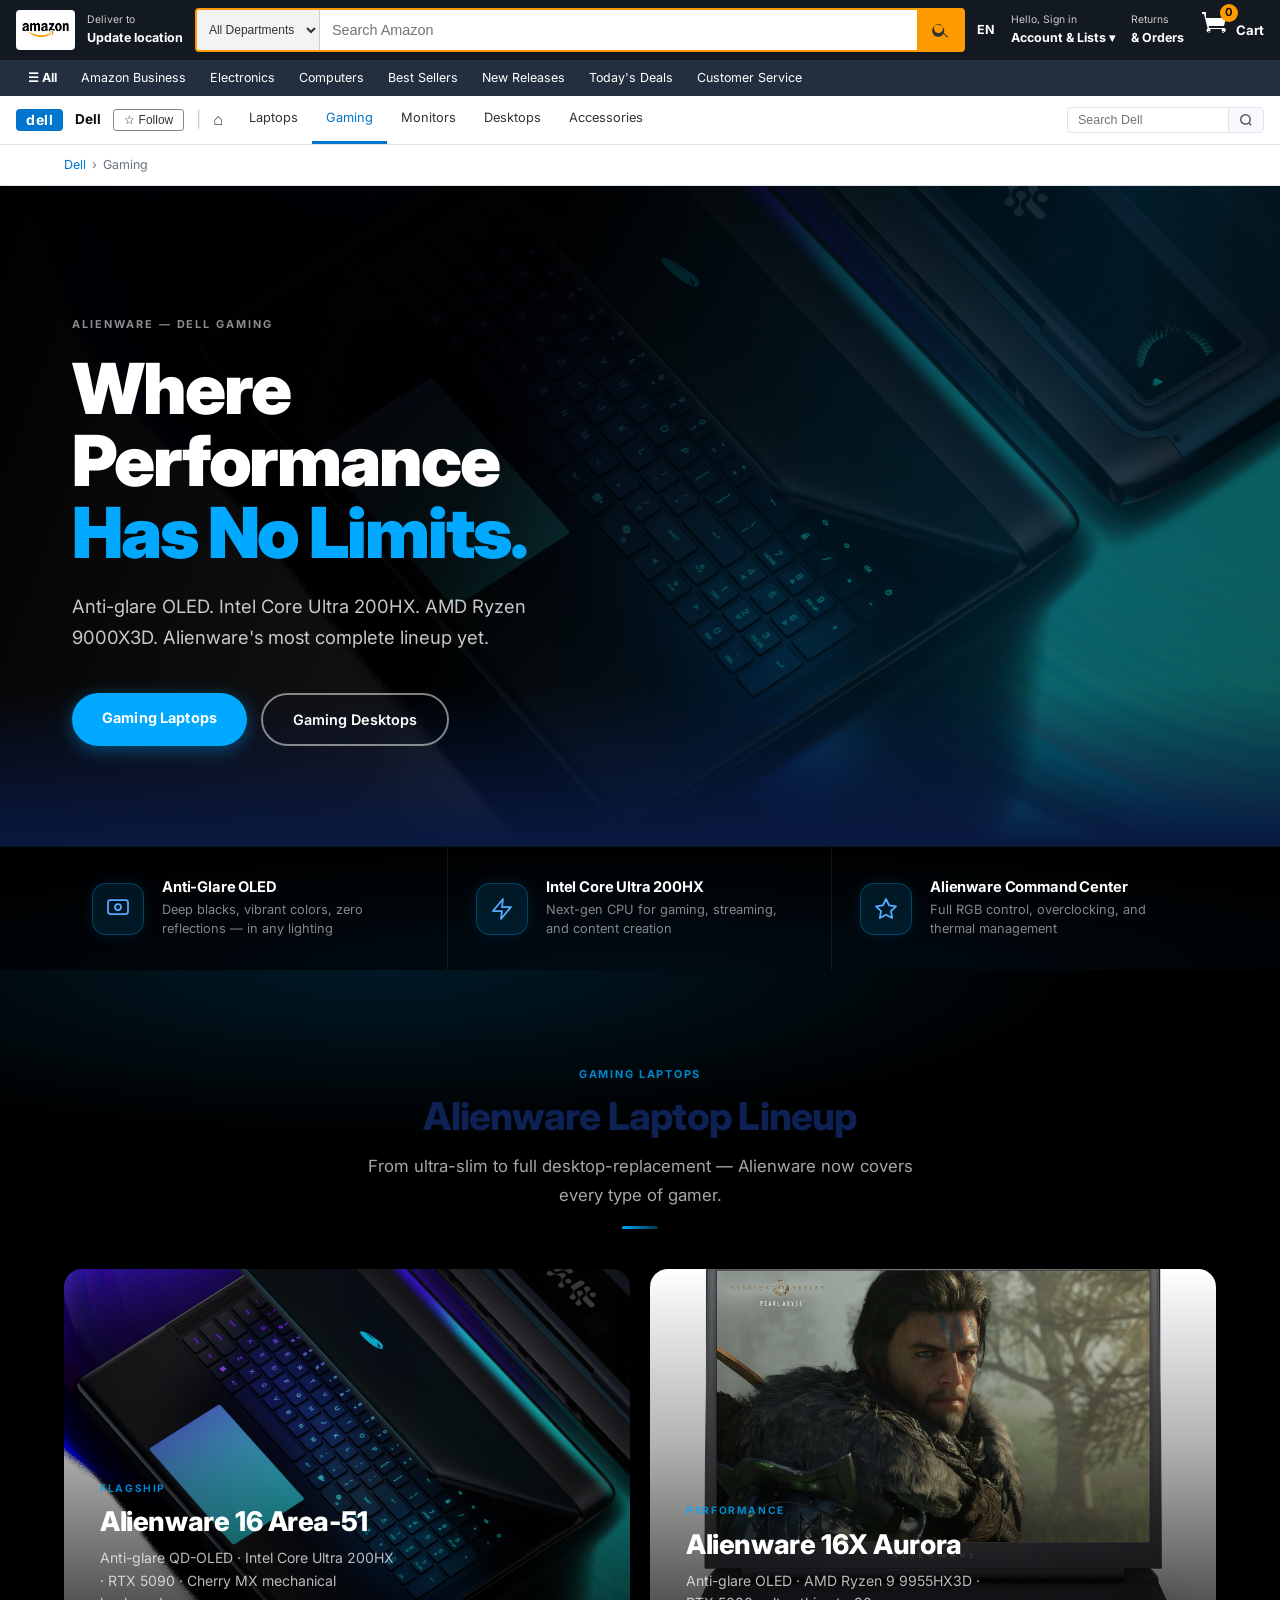
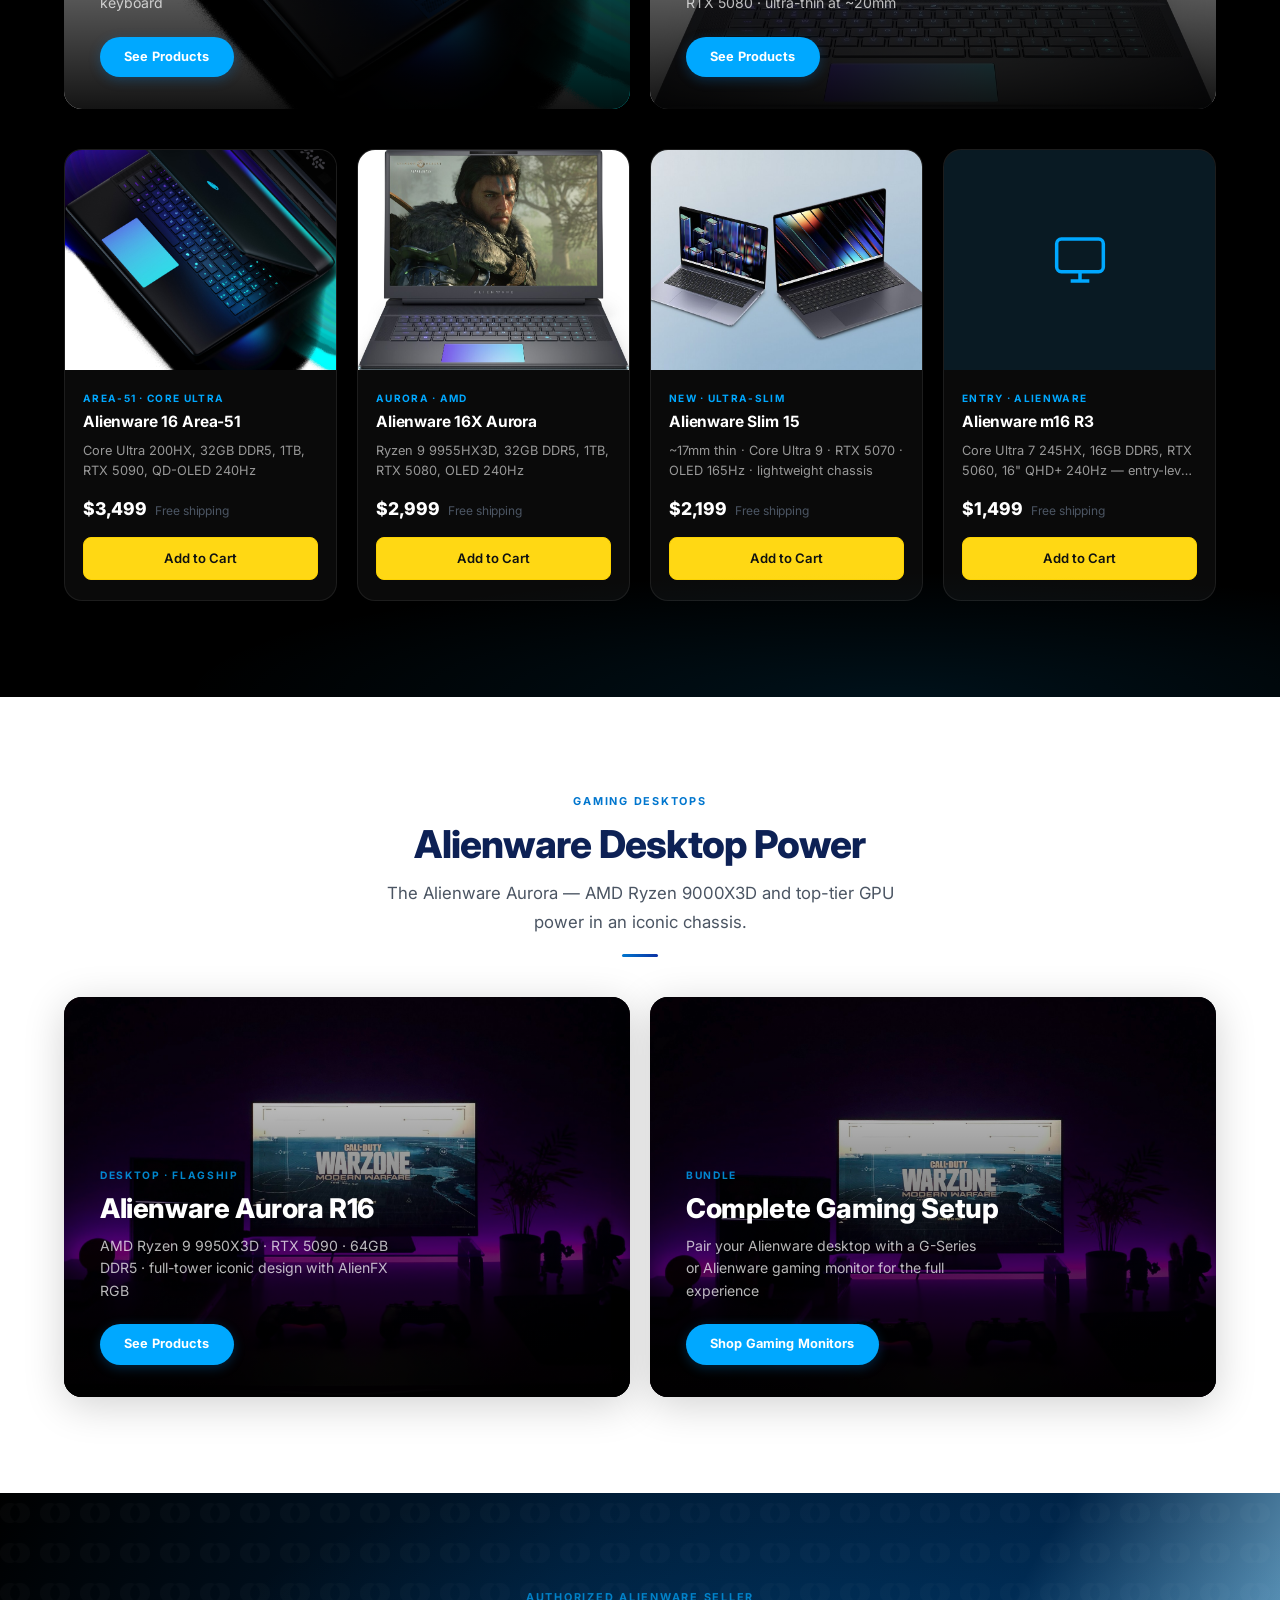
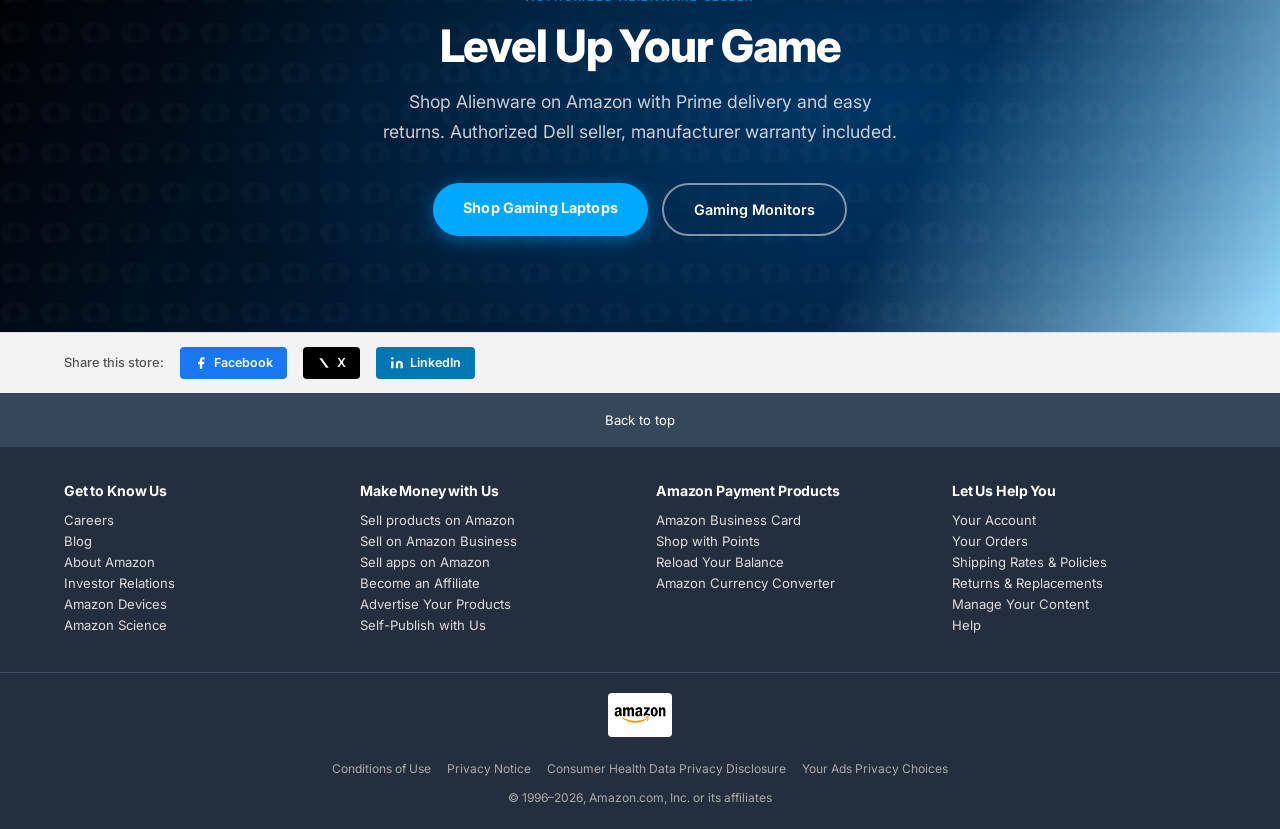
<file: gaming.html>
<!DOCTYPE html>
<html lang="en">
<head>
  <meta charset="UTF-8">
  <meta name="viewport" content="width=device-width, initial-scale=1.0">
  <title>Dell Gaming | Alienware Laptops &amp; Desktops — Amazon Brand Store</title>
  <meta name="description" content="Shop Alienware gaming laptops and desktops on Amazon — Area-51, Aurora, anti-glare OLED, Intel Core Ultra 200HX. Free shipping on eligible orders.">
  <link rel="stylesheet" href="styles.css">
</head>
<body>

<div id="site-header"></div>

<nav class="breadcrumb">
  <div class="breadcrumb-inner">
    <a href="index.html">Dell</a><span>›</span><span>Gaming</span>
  </div>
</nav>

<!-- ═══ HERO ═══ -->
<div class="hero-video-wrap" style="min-height:640px; background:#000;">
  <img class="hero-video" src="images/dell/alienware-area51.jpg" alt="Alienware 2026 gaming laptops" style="opacity:0.48;object-fit:cover;">
  <div class="hero-overlay" style="background:linear-gradient(110deg,#000 0%,rgba(0,0,0,0.85) 38%,rgba(0,168,255,0.14) 75%,transparent 100%);"></div>
  <div class="hero-content">
    <span class="hero-eyebrow">Alienware — Dell Gaming</span>
    <h1 class="hero-title" style="font-size:clamp(2.8rem,5.5vw,4.5rem);">Where Performance<br><span style="color:#00a8ff;">Has No Limits.</span></h1>
    <p class="hero-sub">Anti-glare OLED. Intel Core Ultra 200HX. AMD Ryzen 9000X3D. Alienware's most complete lineup yet.</p>
    <div class="hero-ctas">
      <a href="#laptops" class="btn-brand" style="background:#00a8ff;border-color:#00a8ff;box-shadow:0 4px 18px rgba(0,168,255,0.4);">Gaming Laptops</a>
      <a href="#desktops" class="btn-outline">Gaming Desktops</a>
    </div>
  </div>
</div>

<div class="feature-strip" style="background:#000;border-top:1px solid rgba(0,168,255,0.15);">
  <div class="feature-strip-inner">
    <div class="feature-item">
      <div class="feature-icon" style="background:rgba(0,168,255,0.12);border-color:rgba(0,168,255,0.3);box-shadow:0 0 16px rgba(0,168,255,0.12);">
        <svg viewBox="0 0 24 24" fill="none" stroke="#00a8ff" stroke-width="1.75" stroke-linecap="round" stroke-linejoin="round"><rect x="2" y="3" width="20" height="14" rx="2.5"/><circle cx="12" cy="10" r="3"/></svg>
      </div>
      <div class="feature-text">
        <h4>Anti-Glare OLED</h4>
        <p>Deep blacks, vibrant colors, zero reflections — in any lighting</p>
      </div>
    </div>
    <div class="feature-item">
      <div class="feature-icon" style="background:rgba(0,168,255,0.12);border-color:rgba(0,168,255,0.3);box-shadow:0 0 16px rgba(0,168,255,0.12);">
        <svg viewBox="0 0 24 24" fill="none" stroke="#00a8ff" stroke-width="1.75" stroke-linecap="round" stroke-linejoin="round"><path d="M13 2L3 14h9l-1 8 10-12h-9l1-8z"/></svg>
      </div>
      <div class="feature-text">
        <h4>Intel Core Ultra 200HX</h4>
        <p>Next-gen CPU for gaming, streaming, and content creation</p>
      </div>
    </div>
    <div class="feature-item">
      <div class="feature-icon" style="background:rgba(0,168,255,0.12);border-color:rgba(0,168,255,0.3);box-shadow:0 0 16px rgba(0,168,255,0.12);">
        <svg viewBox="0 0 24 24" fill="none" stroke="#00a8ff" stroke-width="1.75" stroke-linecap="round" stroke-linejoin="round"><path d="M12 2l3.09 6.26L22 9.27l-5 4.87 1.18 6.88L12 17.77l-6.18 3.25L7 14.14 2 9.27l6.91-1.01L12 2z"/></svg>
      </div>
      <div class="feature-text">
        <h4>Alienware Command Center</h4>
        <p>Full RGB control, overclocking, and thermal management</p>
      </div>
    </div>
  </div>
</div>

<!-- ═══ GAMING LAPTOPS ═══ -->
<section class="section gaming-dark" id="laptops" style="padding-top:var(--space-2xl);padding-bottom:var(--space-2xl);">
  <div class="container">
    <div class="section-title" style="position:relative;z-index:2;">
      <span class="eyebrow" style="color:rgba(0,168,255,0.8);">Gaming Laptops</span>
      <h2>Alienware Laptop Lineup</h2>
      <p style="color:rgba(255,255,255,0.65);">From ultra-slim to full desktop-replacement — Alienware now covers every type of gamer.</p>
      <div class="divider" style="background:linear-gradient(90deg,#00a8ff,rgba(0,168,255,0.3));"></div>
    </div>
    <div class="split-grid" style="margin-bottom:40px;">
      <div class="split-tile" style="min-height:440px;">
        <img class="split-tile-img" src="images/dell/alienware-area51.jpg" alt="Alienware 16 Area-51" loading="lazy">
        <div class="split-tile-overlay" style="background:linear-gradient(0deg,rgba(0,0,0,0.92) 0%,rgba(0,0,0,0.3) 60%,transparent 100%);"></div>
        <div class="split-tile-content">
          <span class="eyebrow" style="color:rgba(0,168,255,0.8);">Flagship</span>
          <h3>Alienware 16 Area-51</h3>
          <p>Anti-glare QD-OLED · Intel Core Ultra 200HX · RTX 5090 · Cherry MX mechanical keyboard</p>
          <a href="#" class="split-tile-pill" style="background:#00a8ff;">See Products</a>
        </div>
      </div>
      <div class="split-tile" style="min-height:440px;">
        <img class="split-tile-img" src="images/dell/alienware-aa16250-gallery.jpg" alt="Alienware 16X Aurora" loading="lazy" style="object-position:center;">
        <div class="split-tile-overlay" style="background:linear-gradient(0deg,rgba(0,0,0,0.92) 0%,rgba(0,0,0,0.3) 60%,transparent 100%);"></div>
        <div class="split-tile-content">
          <span class="eyebrow" style="color:rgba(0,168,255,0.8);">Performance</span>
          <h3>Alienware 16X Aurora</h3>
          <p>Anti-glare OLED · AMD Ryzen 9 9955HX3D · RTX 5080 · ultra-thin at ~20mm</p>
          <a href="#" class="split-tile-pill" style="background:#00a8ff;">See Products</a>
        </div>
      </div>
    </div>
    <div class="product-grid dark-section-wrap">
      <div class="hk-card hk-card-dark">
        <div class="hk-card-img">
          <img src="images/dell/alienware-area51.jpg" alt="Alienware 16 Area-51" loading="lazy">
        </div>
        <div class="hk-card-body">
          <span class="hk-card-eyebrow" style="color:#00a8ff;">Area-51 · Core Ultra</span>
          <div class="hk-card-title">Alienware 16 Area-51</div>
          <div class="hk-card-sub">Core Ultra 200HX, 32GB DDR5, 1TB, RTX 5090, QD-OLED 240Hz</div>
          <div class="hk-card-price">$3,499 <span>Free shipping</span></div>
          <span class="hk-card-buy">Add to Cart</span>
        </div>
      </div>
      <div class="hk-card hk-card-dark">
        <div class="hk-card-img">
          <img src="images/dell/alienware-aa16250-gallery.jpg" alt="Alienware 16X Aurora" loading="lazy" style="object-position:center;">
        </div>
        <div class="hk-card-body">
          <span class="hk-card-eyebrow" style="color:#00a8ff;">Aurora · AMD</span>
          <div class="hk-card-title">Alienware 16X Aurora</div>
          <div class="hk-card-sub">Ryzen 9 9955HX3D, 32GB DDR5, 1TB, RTX 5080, OLED 240Hz</div>
          <div class="hk-card-price">$2,999 <span>Free shipping</span></div>
          <span class="hk-card-buy">Add to Cart</span>
        </div>
      </div>
      <div class="hk-card hk-card-dark">
        <div class="hk-card-img">
          <img src="images/dell/laptops-dell-s.jpg" alt="Alienware Slim 15" loading="lazy">
        </div>
        <div class="hk-card-body">
          <span class="hk-card-eyebrow" style="color:#00a8ff;">New · Ultra-slim</span>
          <div class="hk-card-title">Alienware Slim 15</div>
          <div class="hk-card-sub">~17mm thin · Core Ultra 9 · RTX 5070 · OLED 165Hz · lightweight chassis</div>
          <div class="hk-card-price">$2,199 <span>Free shipping</span></div>
          <span class="hk-card-buy">Add to Cart</span>
        </div>
      </div>
      <div class="hk-card hk-card-dark">
        <div class="hk-card-img">
          <div class="hk-card-img-placeholder" style="background:rgba(0,168,255,0.1);">
            <svg viewBox="0 0 24 24" style="stroke:#00a8ff;width:56px;height:56px;fill:none;stroke-width:1.5;"><rect x="2" y="3" width="20" height="14" rx="2"/><path d="M8 21h8M12 17v4"/></svg>
          </div>
        </div>
        <div class="hk-card-body">
          <span class="hk-card-eyebrow" style="color:#00a8ff;">Entry · Alienware</span>
          <div class="hk-card-title">Alienware m16 R3</div>
          <div class="hk-card-sub">Core Ultra 7 245HX, 16GB DDR5, RTX 5060, 16" QHD+ 240Hz — entry-level Alienware</div>
          <div class="hk-card-price">$1,499 <span>Free shipping</span></div>
          <span class="hk-card-buy">Add to Cart</span>
        </div>
      </div>
    </div>
  </div>
</section>

<!-- ═══ GAMING DESKTOPS ═══ -->
<section class="section" id="desktops">
  <div class="container">
    <div class="section-title">
      <span class="eyebrow">Gaming Desktops</span>
      <h2>Alienware Desktop Power</h2>
      <p>The Alienware Aurora — AMD Ryzen 9000X3D and top-tier GPU power in an iconic chassis.</p>
      <div class="divider"></div>
    </div>
    <div class="split-grid">
      <div class="split-tile" style="min-height:400px;background:#0a0a0a;">
        <img class="split-tile-img" src="images/dell/gaming-setup.jpg" alt="Alienware Aurora desktop" loading="lazy" style="object-position:center;">
        <div class="split-tile-overlay" style="background:linear-gradient(0deg,rgba(0,0,0,0.95) 0%,rgba(0,0,0,0.4) 60%,transparent 100%);"></div>
        <div class="split-tile-content">
          <span class="eyebrow" style="color:rgba(0,168,255,0.8);">Desktop · Flagship</span>
          <h3>Alienware Aurora R16</h3>
          <p>AMD Ryzen 9 9950X3D · RTX 5090 · 64GB DDR5 · full-tower iconic design with AlienFX RGB</p>
          <a href="#" class="split-tile-pill" style="background:#00a8ff;">See Products</a>
        </div>
      </div>
      <div class="split-tile" style="min-height:400px;background:#0a0a0a;">
        <img class="split-tile-img" src="images/dell/gaming-setup.jpg" alt="Gaming monitor setup" loading="lazy" style="object-position:center top;">
        <div class="split-tile-overlay" style="background:linear-gradient(0deg,rgba(0,0,0,0.95) 0%,rgba(0,0,0,0.4) 60%,transparent 100%);"></div>
        <div class="split-tile-content">
          <span class="eyebrow" style="color:rgba(0,168,255,0.8);">Bundle</span>
          <h3>Complete Gaming Setup</h3>
          <p>Pair your Alienware desktop with a G-Series or Alienware gaming monitor for the full experience</p>
          <a href="monitors.html" class="split-tile-pill" style="background:#00a8ff;">Shop Gaming Monitors</a>
        </div>
      </div>
    </div>
  </div>
</section>

<div class="cta-banner" style="background:linear-gradient(120deg,#000 0%,#001a33 40%,#002244 70%,rgba(0,168,255,0.4) 100%);">
  <span style="display:block;font-size:0.68rem;font-weight:700;letter-spacing:0.16em;text-transform:uppercase;color:rgba(0,168,255,0.7);margin-bottom:16px;">Authorized Alienware Seller</span>
  <h2>Level Up Your Game</h2>
  <p>Shop Alienware on Amazon with Prime delivery and easy returns. Authorized Dell seller, manufacturer warranty included.</p>
  <div class="cta-banner-btns">
    <a href="#laptops" class="btn-brand" style="background:#00a8ff;border-color:#00a8ff;box-shadow:0 4px 18px rgba(0,168,255,0.45);">Shop Gaming Laptops</a>
    <a href="monitors.html" class="btn-outline">Gaming Monitors</a>
  </div>
</div>

<div id="site-footer"></div>
<script src="main.js"></script>
</body>
</html>
</file>
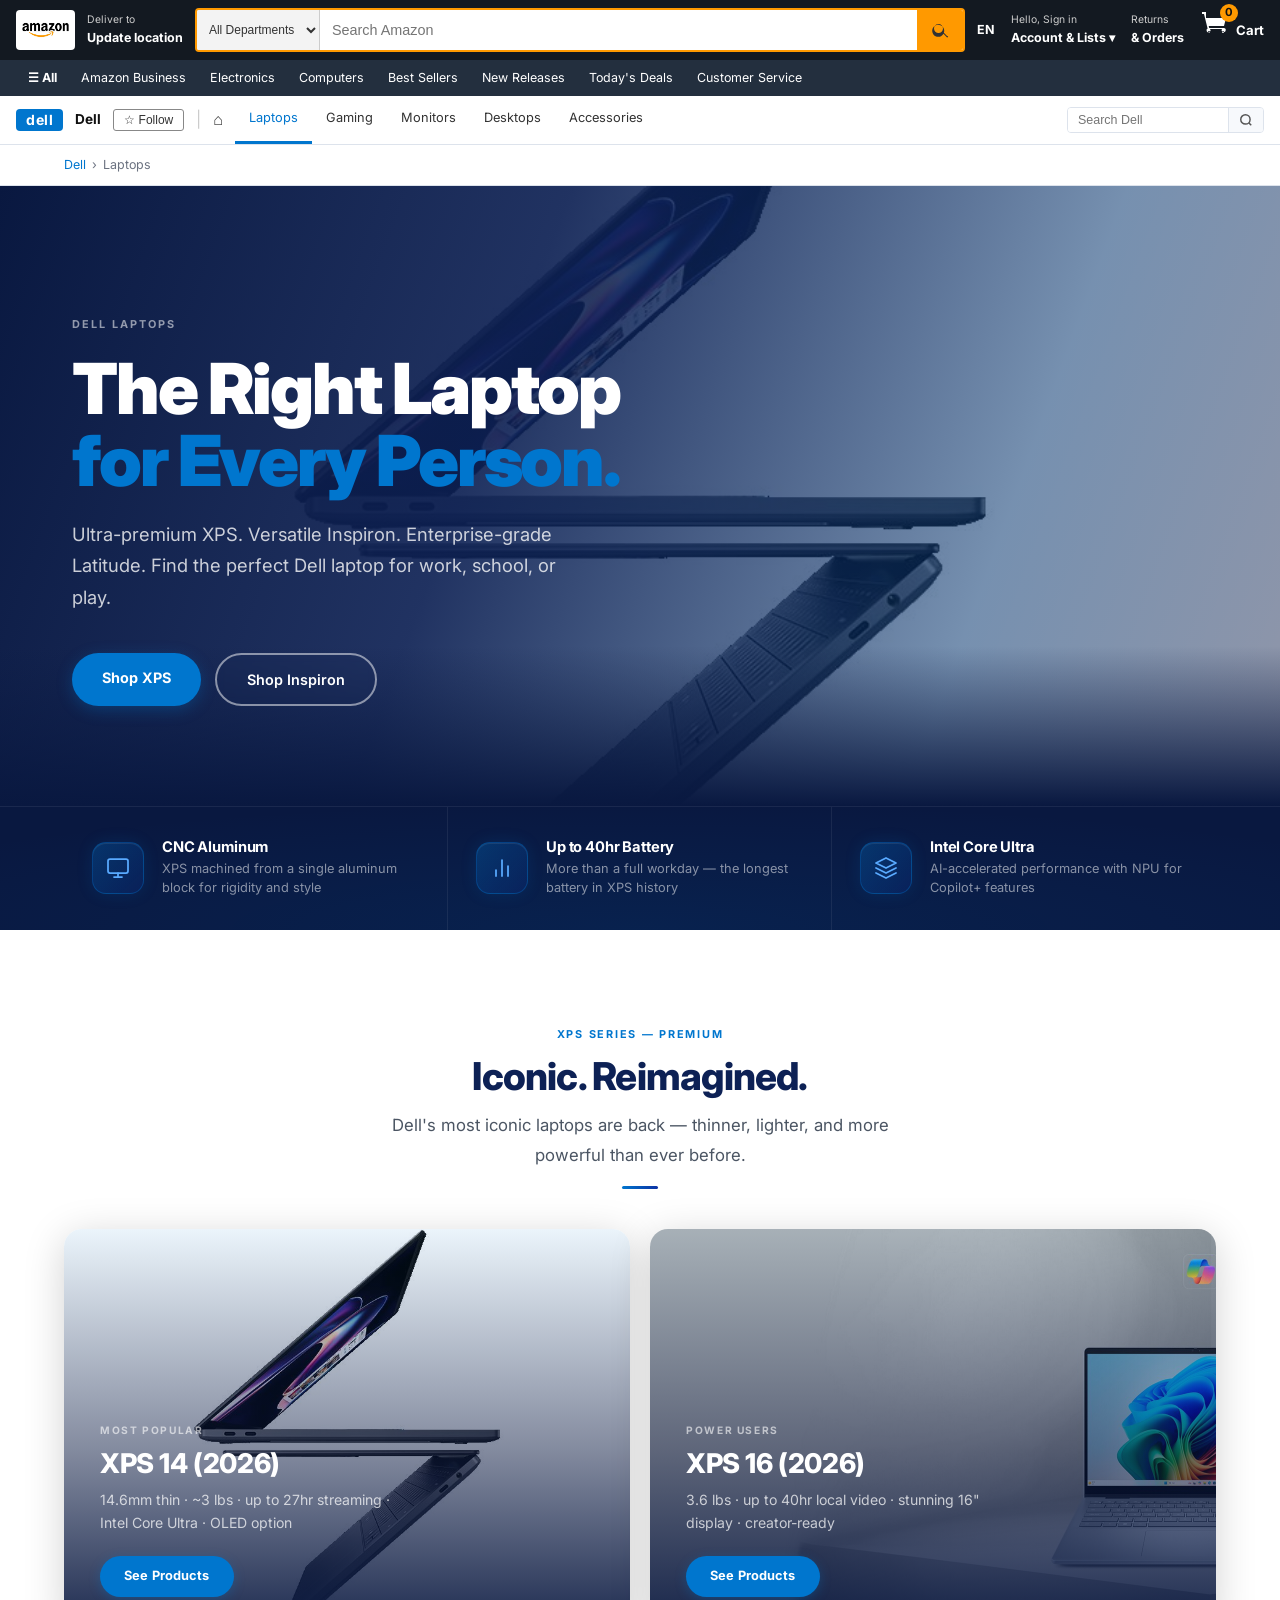
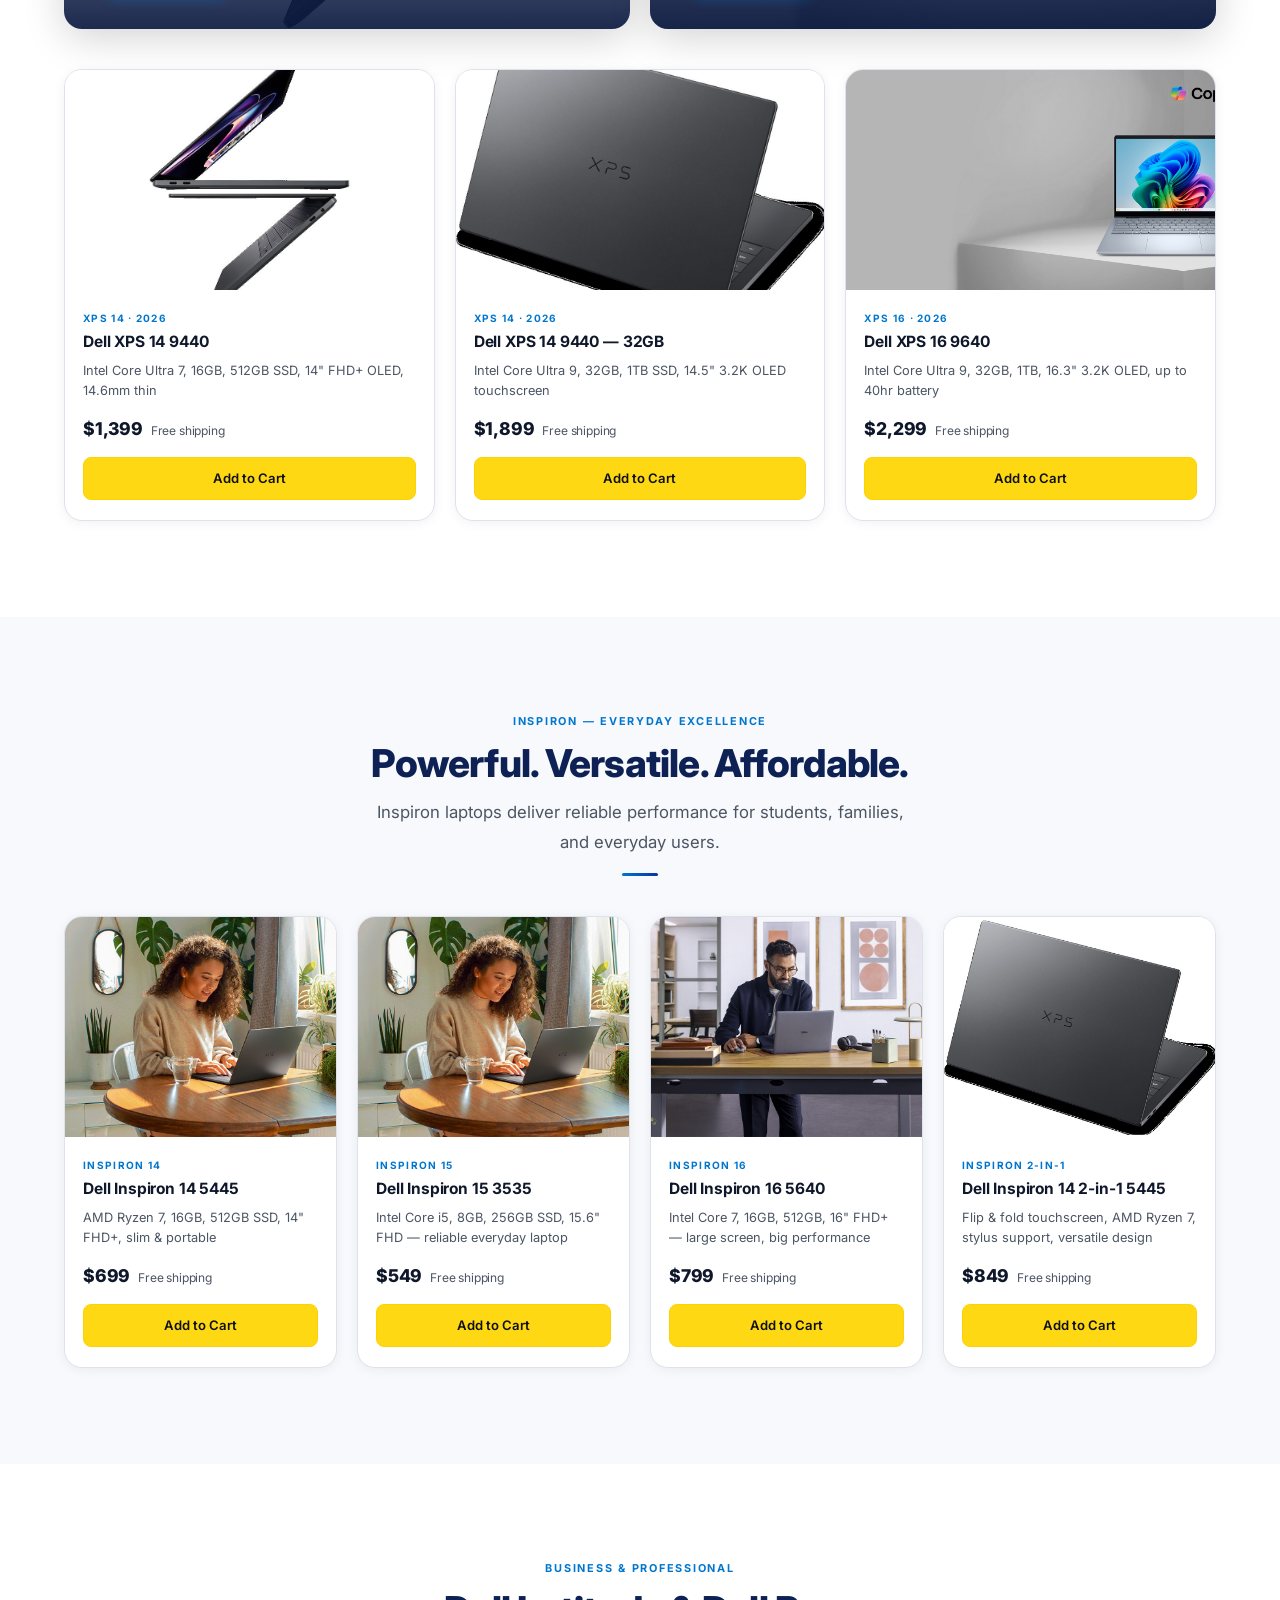
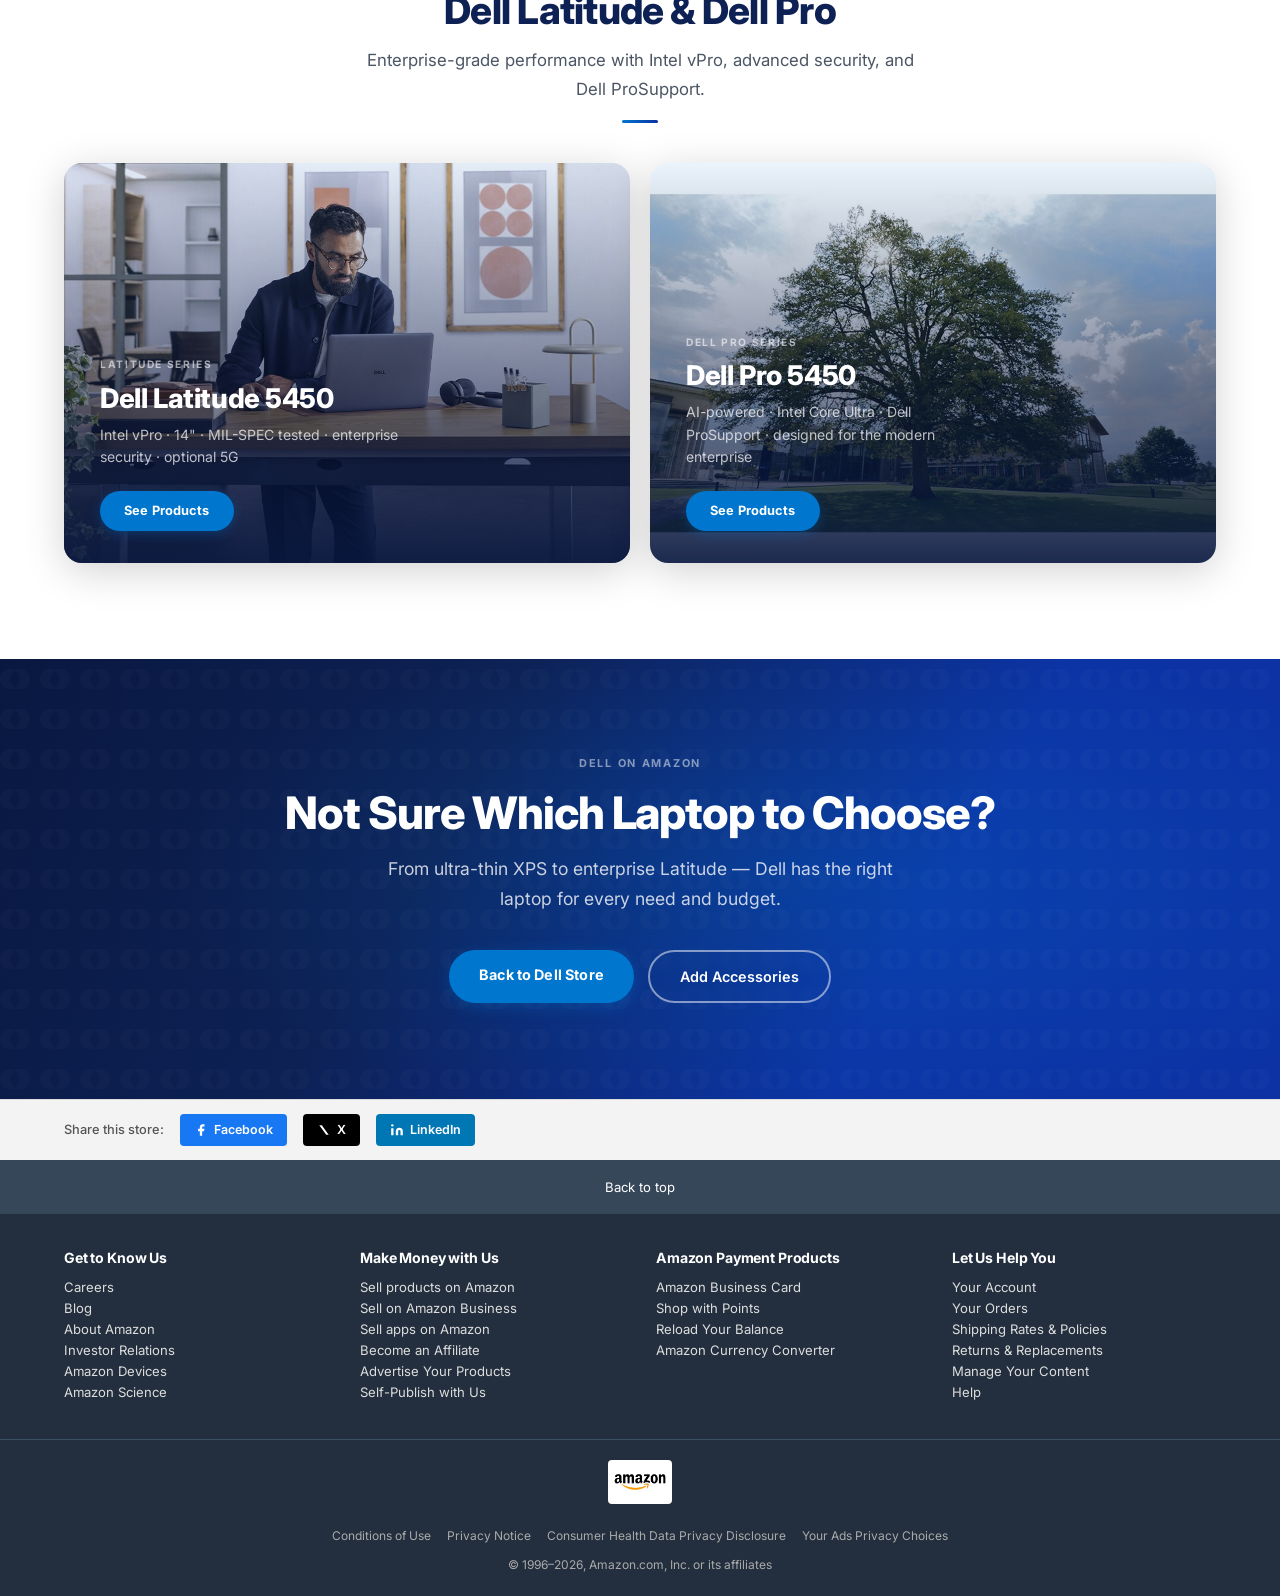
<file: laptops.html>
<!DOCTYPE html>
<html lang="en">
<head>
  <meta charset="UTF-8">
  <meta name="viewport" content="width=device-width, initial-scale=1.0">
  <title>Dell Laptops | XPS, Inspiron, Latitude — Amazon Brand Store</title>
  <meta name="description" content="Shop Dell laptops on Amazon — XPS 14, XPS 16, Inspiron, and Latitude business laptops. Free shipping on eligible orders.">
  <link rel="stylesheet" href="styles.css">
</head>
<body>

<div id="site-header"></div>

<nav class="breadcrumb">
  <div class="breadcrumb-inner">
    <a href="index.html">Dell</a><span>›</span><span>Laptops</span>
  </div>
</nav>

<!-- ═══ HERO ═══ -->
<div class="hero-video-wrap" style="min-height:620px;">
  <img class="hero-video" src="images/dell/xps-14-family.jpg" alt="Dell XPS laptops 2026" style="opacity:0.55;object-fit:cover;object-position:center;">
  <div class="hero-overlay"></div>
  <div class="hero-content">
    <span class="hero-eyebrow">Dell Laptops</span>
    <h1 class="hero-title">The Right Laptop<br><span>for Every Person.</span></h1>
    <p class="hero-sub">Ultra-premium XPS. Versatile Inspiron. Enterprise-grade Latitude. Find the perfect Dell laptop for work, school, or play.</p>
    <div class="hero-ctas">
      <a href="#xps" class="btn-brand">Shop XPS</a>
      <a href="#inspiron" class="btn-outline">Shop Inspiron</a>
    </div>
  </div>
</div>

<div class="feature-strip">
  <div class="feature-strip-inner">
    <div class="feature-item">
      <div class="feature-icon">
        <svg viewBox="0 0 24 24"><rect x="2" y="3" width="20" height="14" rx="2"/><path d="M8 21h8M12 17v4"/></svg>
      </div>
      <div class="feature-text">
        <h4>CNC Aluminum</h4>
        <p>XPS machined from a single aluminum block for rigidity and style</p>
      </div>
    </div>
    <div class="feature-item">
      <div class="feature-icon">
        <svg viewBox="0 0 24 24"><path d="M18 20V10M12 20V4M6 20v-6"/></svg>
      </div>
      <div class="feature-text">
        <h4>Up to 40hr Battery</h4>
        <p>More than a full workday — the longest battery in XPS history</p>
      </div>
    </div>
    <div class="feature-item">
      <div class="feature-icon">
        <svg viewBox="0 0 24 24"><path d="M12 2L2 7l10 5 10-5-10-5zM2 17l10 5 10-5M2 12l10 5 10-5"/></svg>
      </div>
      <div class="feature-text">
        <h4>Intel Core Ultra</h4>
        <p>AI-accelerated performance with NPU for Copilot+ features</p>
      </div>
    </div>
  </div>
</div>

<!-- ═══ XPS ═══ -->
<section class="section" id="xps">
  <div class="container">
    <div class="section-title">
      <span class="eyebrow">XPS Series — Premium</span>
      <h2>Iconic. Reimagined.</h2>
      <p>Dell's most iconic laptops are back — thinner, lighter, and more powerful than ever before.</p>
      <div class="divider"></div>
    </div>
    <div class="split-grid" style="margin-bottom:40px;">
      <div class="split-tile">
        <img class="split-tile-img" src="images/dell/xps-14-family.jpg" alt="XPS 14 2026" loading="lazy">
        <div class="split-tile-overlay"></div>
        <div class="split-tile-content">
          <span class="eyebrow">Most Popular</span>
          <h3>XPS 14 (2026)</h3>
          <p>14.6mm thin · ~3 lbs · up to 27hr streaming · Intel Core Ultra · OLED option</p>
          <a href="#" class="split-tile-pill">See Products</a>
        </div>
      </div>
      <div class="split-tile">
        <img class="split-tile-img" src="images/dell/hero-xps-copilot.jpg" alt="XPS 16 2026" loading="lazy">
        <div class="split-tile-overlay"></div>
        <div class="split-tile-content">
          <span class="eyebrow">Power Users</span>
          <h3>XPS 16 (2026)</h3>
          <p>3.6 lbs · up to 40hr local video · stunning 16" display · creator-ready</p>
          <a href="#" class="split-tile-pill">See Products</a>
        </div>
      </div>
    </div>
    <div class="product-grid product-grid-3">
      <div class="hk-card">
        <div class="hk-card-img">
          <img src="images/dell/xps-14-family.jpg" alt="XPS 14" loading="lazy">
        </div>
        <div class="hk-card-body">
          <span class="hk-card-eyebrow">XPS 14 · 2026</span>
          <div class="hk-card-title">Dell XPS 14 9440</div>
          <div class="hk-card-sub">Intel Core Ultra 7, 16GB, 512GB SSD, 14" FHD+ OLED, 14.6mm thin</div>
          <div class="hk-card-price">$1,399 <span>Free shipping</span></div>
          <span class="hk-card-buy">Add to Cart</span>
        </div>
      </div>
      <div class="hk-card">
        <div class="hk-card-img">
          <img src="images/dell/xps-touchscreen.jpg" alt="XPS 14 High Config" loading="lazy">
        </div>
        <div class="hk-card-body">
          <span class="hk-card-eyebrow">XPS 14 · 2026</span>
          <div class="hk-card-title">Dell XPS 14 9440 — 32GB</div>
          <div class="hk-card-sub">Intel Core Ultra 9, 32GB, 1TB SSD, 14.5" 3.2K OLED touchscreen</div>
          <div class="hk-card-price">$1,899 <span>Free shipping</span></div>
          <span class="hk-card-buy">Add to Cart</span>
        </div>
      </div>
      <div class="hk-card">
        <div class="hk-card-img">
          <img src="images/dell/hero-xps-copilot.jpg" alt="XPS 16" loading="lazy">
        </div>
        <div class="hk-card-body">
          <span class="hk-card-eyebrow">XPS 16 · 2026</span>
          <div class="hk-card-title">Dell XPS 16 9640</div>
          <div class="hk-card-sub">Intel Core Ultra 9, 32GB, 1TB, 16.3" 3.2K OLED, up to 40hr battery</div>
          <div class="hk-card-price">$2,299 <span>Free shipping</span></div>
          <span class="hk-card-buy">Add to Cart</span>
        </div>
      </div>
    </div>
  </div>
</section>

<!-- ═══ INSPIRON ═══ -->
<section class="section section-alt" id="inspiron">
  <div class="container">
    <div class="section-title">
      <span class="eyebrow">Inspiron — Everyday Excellence</span>
      <h2>Powerful. Versatile. Affordable.</h2>
      <p>Inspiron laptops deliver reliable performance for students, families, and everyday users.</p>
      <div class="divider"></div>
    </div>
    <div class="product-grid">
      <div class="hk-card">
        <div class="hk-card-img">
          <img src="images/dell/lifestyle-xps-student.jpg" alt="Inspiron 14" loading="lazy">
        </div>
        <div class="hk-card-body">
          <span class="hk-card-eyebrow">Inspiron 14</span>
          <div class="hk-card-title">Dell Inspiron 14 5445</div>
          <div class="hk-card-sub">AMD Ryzen 7, 16GB, 512GB SSD, 14" FHD+, slim &amp; portable</div>
          <div class="hk-card-price">$699 <span>Free shipping</span></div>
          <span class="hk-card-buy">Add to Cart</span>
        </div>
      </div>
      <div class="hk-card">
        <div class="hk-card-img">
          <img src="images/dell/lifestyle-xps-student.jpg" alt="Inspiron 15" loading="lazy">
        </div>
        <div class="hk-card-body">
          <span class="hk-card-eyebrow">Inspiron 15</span>
          <div class="hk-card-title">Dell Inspiron 15 3535</div>
          <div class="hk-card-sub">Intel Core i5, 8GB, 256GB SSD, 15.6" FHD — reliable everyday laptop</div>
          <div class="hk-card-price">$549 <span>Free shipping</span></div>
          <span class="hk-card-buy">Add to Cart</span>
        </div>
      </div>
      <div class="hk-card">
        <div class="hk-card-img">
          <img src="images/dell/lifestyle-business.jpg" alt="Inspiron 16" loading="lazy">
        </div>
        <div class="hk-card-body">
          <span class="hk-card-eyebrow">Inspiron 16</span>
          <div class="hk-card-title">Dell Inspiron 16 5640</div>
          <div class="hk-card-sub">Intel Core 7, 16GB, 512GB, 16" FHD+ — large screen, big performance</div>
          <div class="hk-card-price">$799 <span>Free shipping</span></div>
          <span class="hk-card-buy">Add to Cart</span>
        </div>
      </div>
      <div class="hk-card">
        <div class="hk-card-img">
          <img src="images/dell/xps-touchscreen.jpg" alt="Inspiron 2-in-1" loading="lazy">
        </div>
        <div class="hk-card-body">
          <span class="hk-card-eyebrow">Inspiron 2-in-1</span>
          <div class="hk-card-title">Dell Inspiron 14 2-in-1 5445</div>
          <div class="hk-card-sub">Flip &amp; fold touchscreen, AMD Ryzen 7, stylus support, versatile design</div>
          <div class="hk-card-price">$849 <span>Free shipping</span></div>
          <span class="hk-card-buy">Add to Cart</span>
        </div>
      </div>
    </div>
  </div>
</section>

<!-- ═══ BUSINESS ═══ -->
<section class="section">
  <div class="container">
    <div class="section-title">
      <span class="eyebrow">Business &amp; Professional</span>
      <h2>Dell Latitude &amp; Dell Pro</h2>
      <p>Enterprise-grade performance with Intel vPro, advanced security, and Dell ProSupport.</p>
      <div class="divider"></div>
    </div>
    <div class="split-grid">
      <div class="split-tile">
        <img class="split-tile-img" src="images/dell/lifestyle-business.jpg" alt="Dell Latitude business laptop" loading="lazy">
        <div class="split-tile-overlay"></div>
        <div class="split-tile-content">
          <span class="eyebrow">Latitude Series</span>
          <h3>Dell Latitude 5450</h3>
          <p>Intel vPro · 14" · MIL-SPEC tested · enterprise security · optional 5G</p>
          <a href="#" class="split-tile-pill">See Products</a>
        </div>
      </div>
      <div class="split-tile">
        <img class="split-tile-img" src="images/dell/lifestyle-enterprise.jpg" alt="Dell Pro laptop" loading="lazy">
        <div class="split-tile-overlay"></div>
        <div class="split-tile-content">
          <span class="eyebrow">Dell Pro Series</span>
          <h3>Dell Pro 5450</h3>
          <p>AI-powered · Intel Core Ultra · Dell ProSupport · designed for the modern enterprise</p>
          <a href="#" class="split-tile-pill">See Products</a>
        </div>
      </div>
    </div>
  </div>
</section>

<div class="cta-banner">
  <span style="display:block;font-size:0.68rem;font-weight:700;letter-spacing:0.16em;text-transform:uppercase;color:rgba(255,255,255,0.5);margin-bottom:16px;">Dell on Amazon</span>
  <h2>Not Sure Which Laptop to Choose?</h2>
  <p>From ultra-thin XPS to enterprise Latitude — Dell has the right laptop for every need and budget.</p>
  <div class="cta-banner-btns">
    <a href="index.html" class="btn-brand">Back to Dell Store</a>
    <a href="accessories.html" class="btn-outline">Add Accessories</a>
  </div>
</div>

<div id="site-footer"></div>
<script src="main.js"></script>
</body>
</html>
</file>
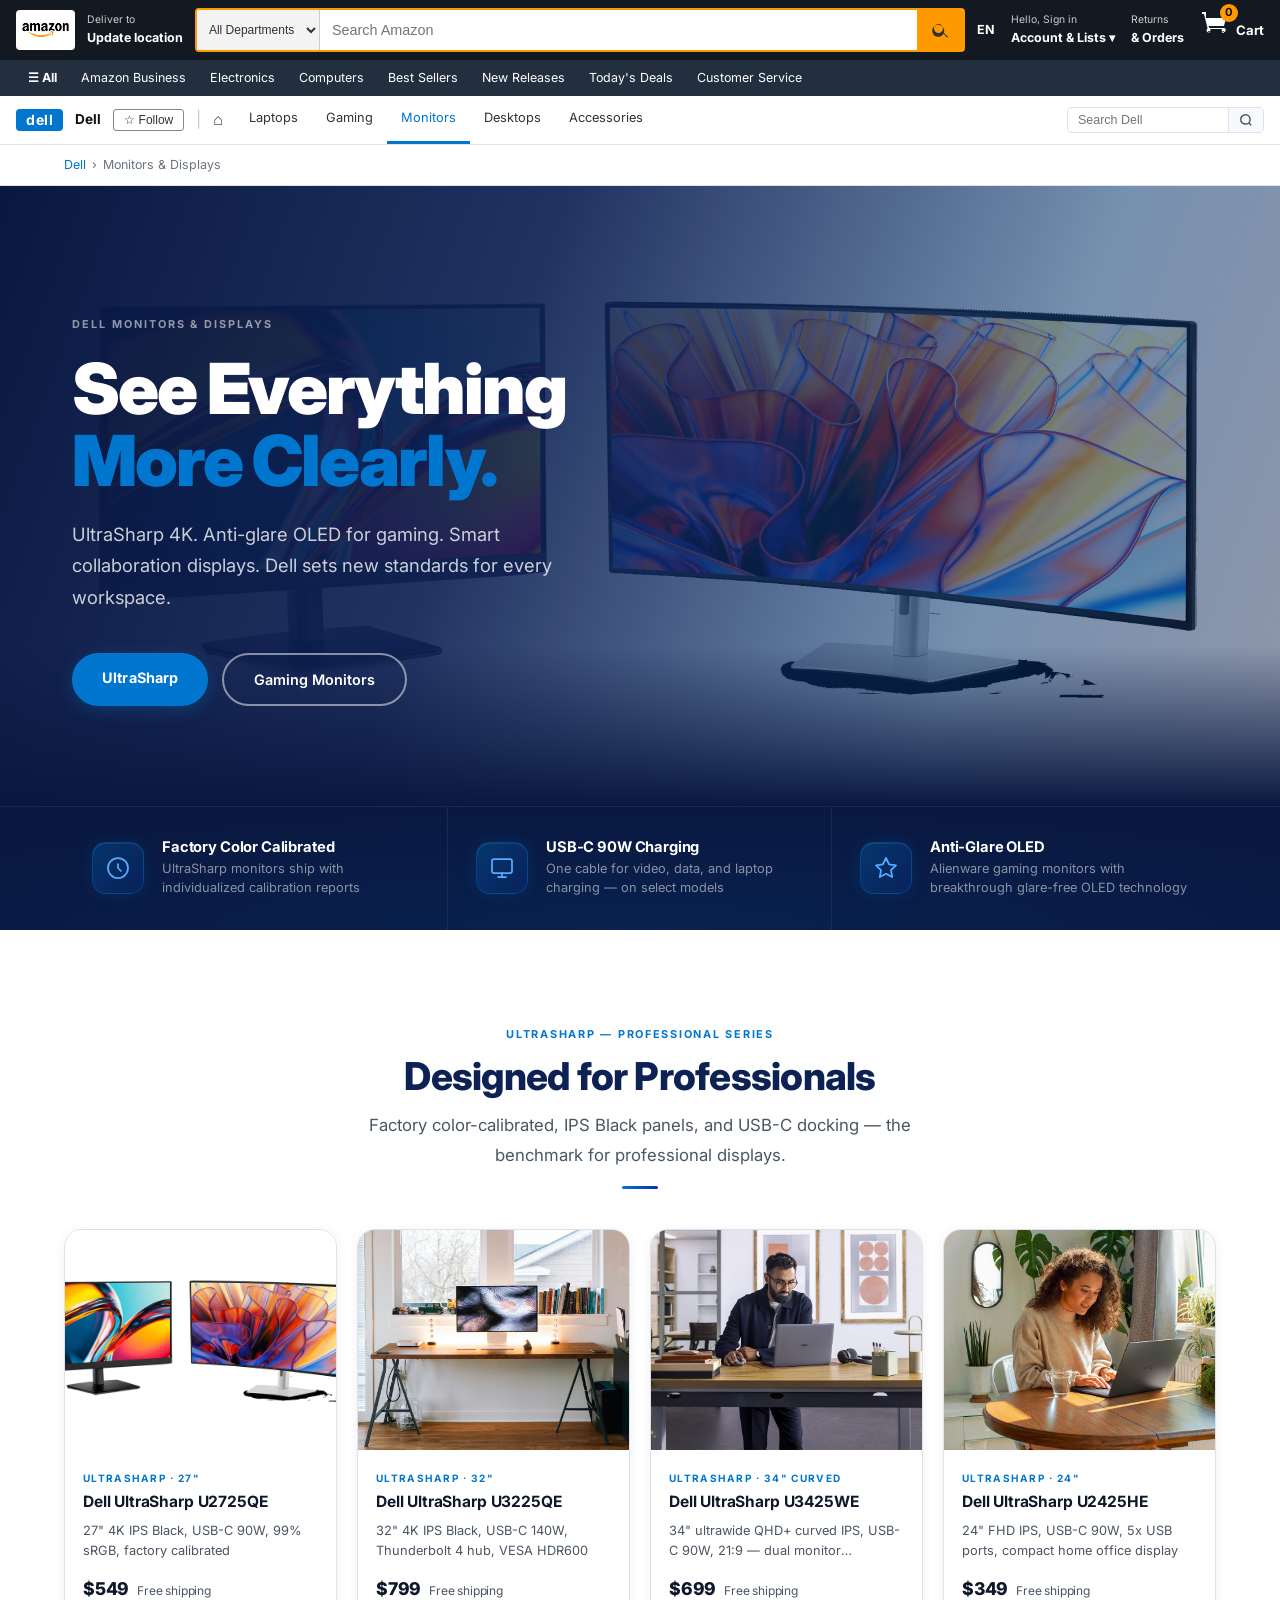
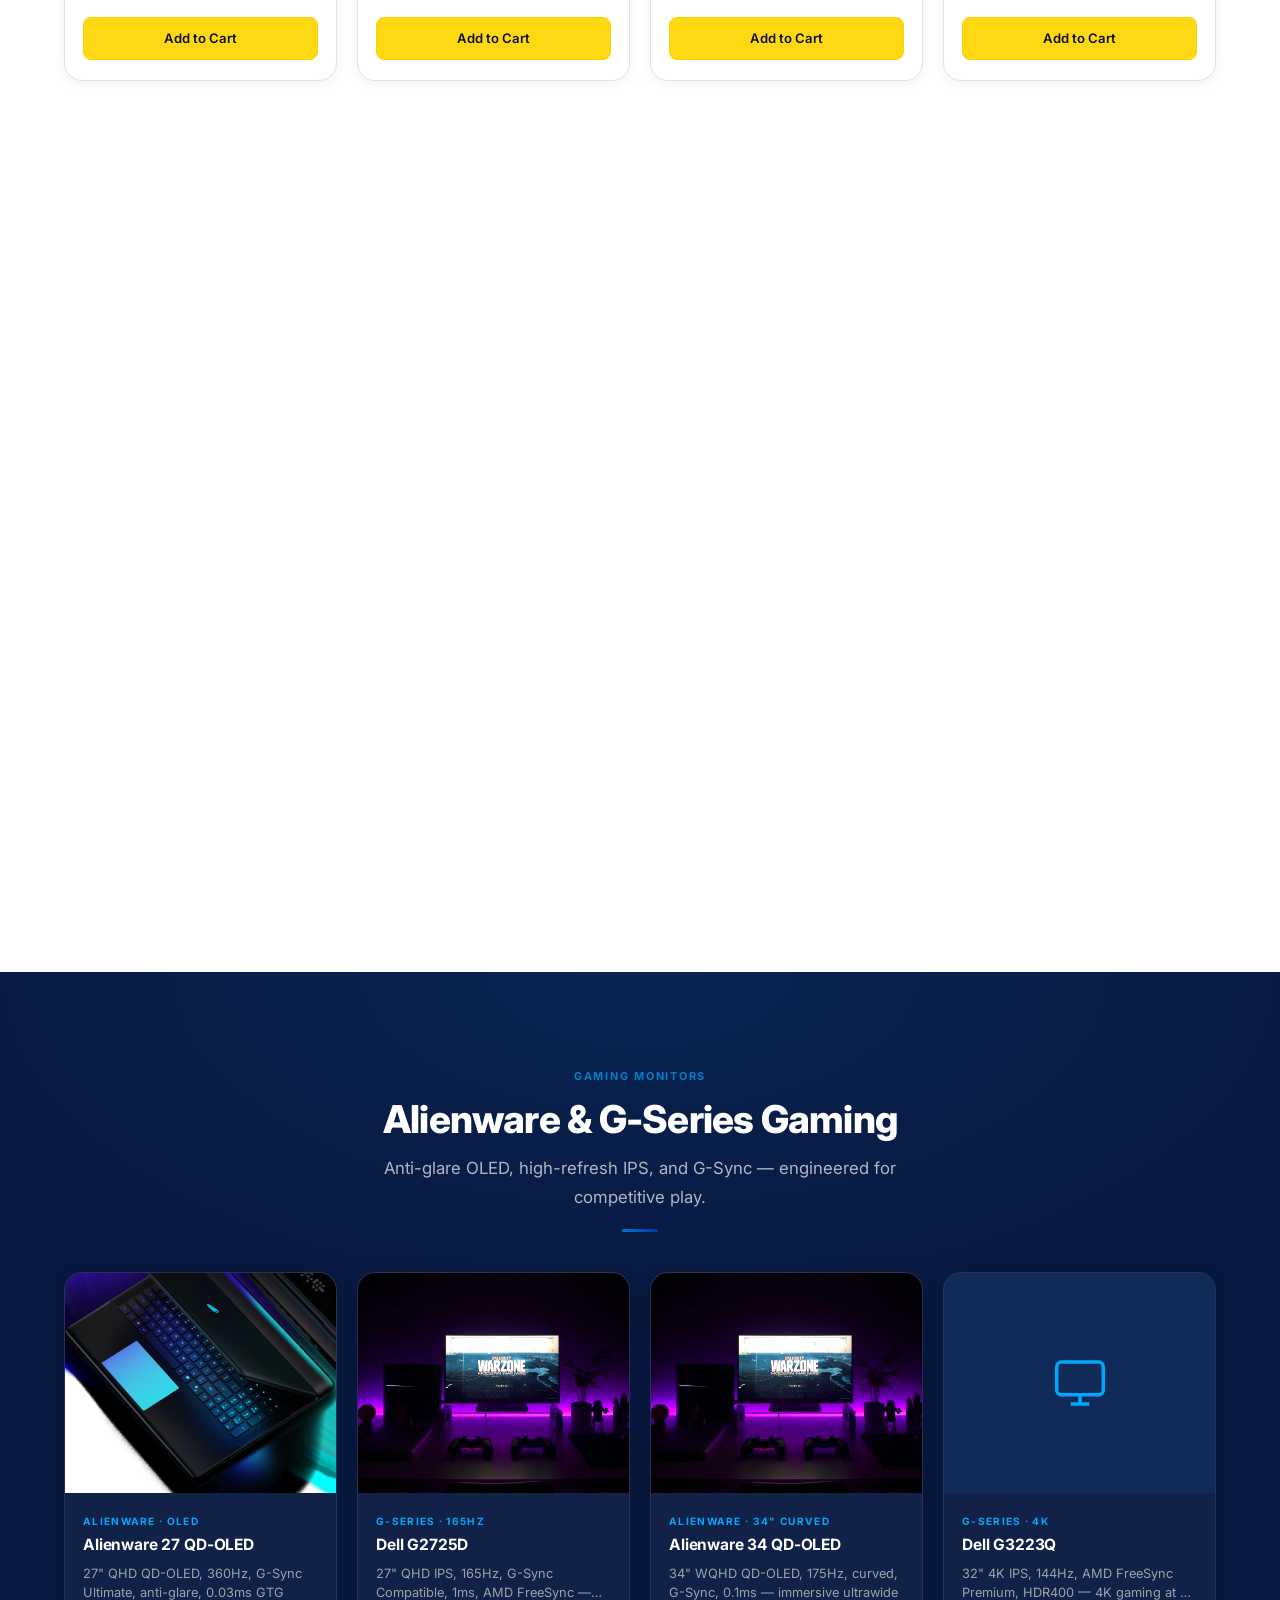
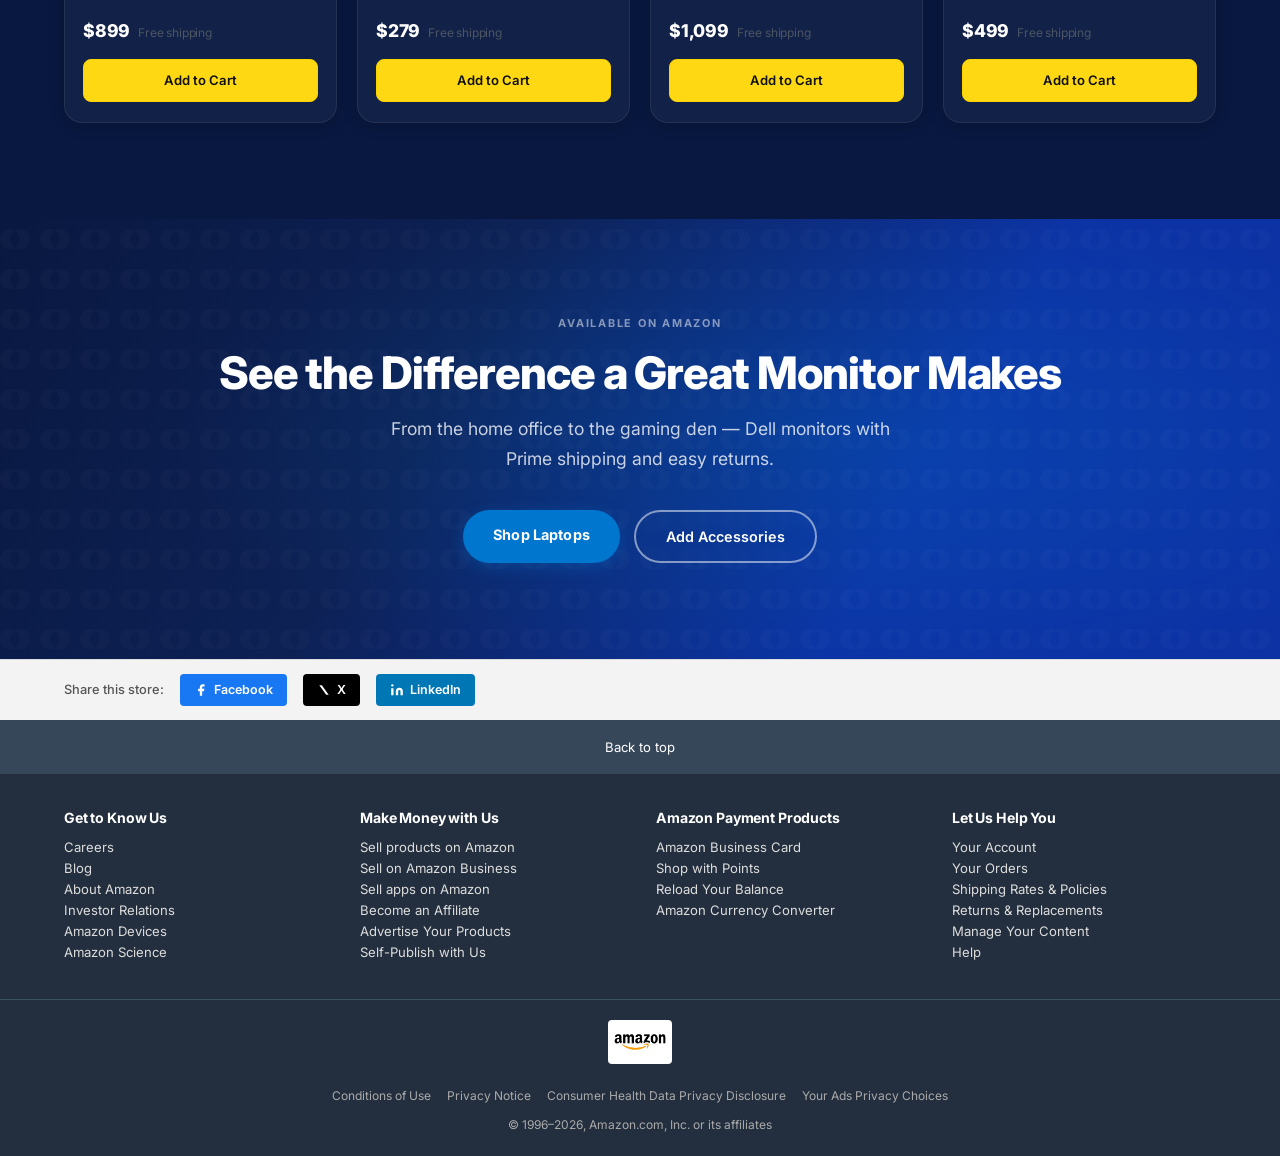
<file: monitors.html>
<!DOCTYPE html>
<html lang="en">
<head>
  <meta charset="UTF-8">
  <meta name="viewport" content="width=device-width, initial-scale=1.0">
  <title>Dell Monitors | UltraSharp, S-Series, Gaming — Amazon Brand Store</title>
  <meta name="description" content="Shop Dell monitors on Amazon — UltraSharp 4K, ultrawide, gaming monitors, and smart displays. Free shipping on eligible orders.">
  <link rel="stylesheet" href="styles.css">
</head>
<body>

<div id="site-header"></div>

<nav class="breadcrumb">
  <div class="breadcrumb-inner">
    <a href="index.html">Dell</a><span>›</span><span>Monitors &amp; Displays</span>
  </div>
</nav>

<!-- ═══ HERO ═══ -->
<div class="hero-video-wrap" style="min-height:620px;">
  <img class="hero-video" src="images/dell/ultrasharp-monitors.jpg" alt="Dell monitors and displays 2026" style="opacity:0.55;object-fit:cover;object-position:center;">
  <div class="hero-overlay"></div>
  <div class="hero-content">
    <span class="hero-eyebrow">Dell Monitors &amp; Displays</span>
    <h1 class="hero-title">See Everything<br><span>More Clearly.</span></h1>
    <p class="hero-sub">UltraSharp 4K. Anti-glare OLED for gaming. Smart collaboration displays. Dell sets new standards for every workspace.</p>
    <div class="hero-ctas">
      <a href="#ultrasharp" class="btn-brand">UltraSharp</a>
      <a href="#gaming-monitors" class="btn-outline">Gaming Monitors</a>
    </div>
  </div>
</div>

<div class="feature-strip">
  <div class="feature-strip-inner">
    <div class="feature-item">
      <div class="feature-icon">
        <svg viewBox="0 0 24 24"><circle cx="12" cy="12" r="10"/><path d="M12 8v4l3 3"/></svg>
      </div>
      <div class="feature-text">
        <h4>Factory Color Calibrated</h4>
        <p>UltraSharp monitors ship with individualized calibration reports</p>
      </div>
    </div>
    <div class="feature-item">
      <div class="feature-icon">
        <svg viewBox="0 0 24 24"><rect x="2" y="3" width="20" height="14" rx="2"/><path d="M8 21h8M12 17v4"/></svg>
      </div>
      <div class="feature-text">
        <h4>USB-C 90W Charging</h4>
        <p>One cable for video, data, and laptop charging — on select models</p>
      </div>
    </div>
    <div class="feature-item">
      <div class="feature-icon">
        <svg viewBox="0 0 24 24"><path d="M12 2l3.09 6.26L22 9.27l-5 4.87 1.18 6.88L12 17.77l-6.18 3.25L7 14.14 2 9.27l6.91-1.01L12 2z"/></svg>
      </div>
      <div class="feature-text">
        <h4>Anti-Glare OLED</h4>
        <p>Alienware gaming monitors with breakthrough glare-free OLED technology</p>
      </div>
    </div>
  </div>
</div>

<!-- ═══ ULTRASHARP MONITORS ═══ -->
<section class="section" id="ultrasharp">
  <div class="container">
    <div class="section-title">
      <span class="eyebrow">UltraSharp — Professional Series</span>
      <h2>Designed for Professionals</h2>
      <p>Factory color-calibrated, IPS Black panels, and USB-C docking — the benchmark for professional displays.</p>
      <div class="divider"></div>
    </div>
    <div class="product-grid">
      <div class="hk-card">
        <div class="hk-card-img">
          <img src="images/dell/ultrasharp-monitors.jpg" alt="Dell UltraSharp 27" loading="lazy" style="object-position:center;">
        </div>
        <div class="hk-card-body">
          <span class="hk-card-eyebrow">UltraSharp · 27"</span>
          <div class="hk-card-title">Dell UltraSharp U2725QE</div>
          <div class="hk-card-sub">27" 4K IPS Black, USB-C 90W, 99% sRGB, factory calibrated</div>
          <div class="hk-card-price">$549 <span>Free shipping</span></div>
          <span class="hk-card-buy">Add to Cart</span>
        </div>
      </div>
      <div class="hk-card">
        <div class="hk-card-img">
          <img src="images/dell/enterprise-workspace.jpg" alt="Dell UltraSharp 32" loading="lazy">
        </div>
        <div class="hk-card-body">
          <span class="hk-card-eyebrow">UltraSharp · 32"</span>
          <div class="hk-card-title">Dell UltraSharp U3225QE</div>
          <div class="hk-card-sub">32" 4K IPS Black, USB-C 140W, Thunderbolt 4 hub, VESA HDR600</div>
          <div class="hk-card-price">$799 <span>Free shipping</span></div>
          <span class="hk-card-buy">Add to Cart</span>
        </div>
      </div>
      <div class="hk-card">
        <div class="hk-card-img">
          <img src="images/dell/lifestyle-business.jpg" alt="Dell UltraSharp 34 Curved" loading="lazy">
        </div>
        <div class="hk-card-body">
          <span class="hk-card-eyebrow">UltraSharp · 34" Curved</span>
          <div class="hk-card-title">Dell UltraSharp U3425WE</div>
          <div class="hk-card-sub">34" ultrawide QHD+ curved IPS, USB-C 90W, 21:9 — dual monitor replacement</div>
          <div class="hk-card-price">$699 <span>Free shipping</span></div>
          <span class="hk-card-buy">Add to Cart</span>
        </div>
      </div>
      <div class="hk-card">
        <div class="hk-card-img">
          <img src="images/dell/lifestyle-xps-student.jpg" alt="Dell UltraSharp 24" loading="lazy">
        </div>
        <div class="hk-card-body">
          <span class="hk-card-eyebrow">UltraSharp · 24"</span>
          <div class="hk-card-title">Dell UltraSharp U2425HE</div>
          <div class="hk-card-sub">24" FHD IPS, USB-C 90W, 5x USB ports, compact home office display</div>
          <div class="hk-card-price">$349 <span>Free shipping</span></div>
          <span class="hk-card-buy">Add to Cart</span>
        </div>
      </div>
    </div>
  </div>
</section>

<!-- ═══ S-SERIES SPLIT ═══ -->
<section class="section section-alt">
  <div class="container">
    <div class="section-title">
      <span class="eyebrow">S-Series — Smart Monitors</span>
      <h2>Built for the Way You Work</h2>
      <p>S-Series monitors bring everyday versatility — USB-C connectivity, built-in speakers, and ergonomic stands for the modern desk.</p>
      <div class="divider"></div>
    </div>
    <div class="split-grid">
      <div class="split-tile">
        <img class="split-tile-img" src="images/dell/lifestyle-business.jpg" alt="Dell S-Series monitor" loading="lazy">
        <div class="split-tile-overlay"></div>
        <div class="split-tile-content">
          <span class="eyebrow">S-Series · 27"</span>
          <h3>Dell S2722QC</h3>
          <p>27" 4K USB-C IPS · built-in speakers · ergonomic height-adjust stand · USB hub</p>
          <a href="#" class="split-tile-pill">See Products</a>
        </div>
      </div>
      <div class="split-tile" style="background:#0d1a3a;">
        <img class="split-tile-img" src="images/dell/lifestyle-enterprise.jpg" alt="Dell video conferencing monitor" loading="lazy">
        <div class="split-tile-overlay" style="background:linear-gradient(0deg,rgba(13,33,85,0.85) 0%,rgba(13,33,85,0.25) 55%,transparent 100%);"></div>
        <div class="split-tile-content">
          <span class="eyebrow">Video Conferencing</span>
          <h3>Dell C2722DE</h3>
          <p>Built-in 4K webcam, noise-cancelling mic, speakers — full meeting room in one monitor</p>
          <a href="#" class="split-tile-pill">See Products</a>
        </div>
      </div>
    </div>
  </div>
</section>

<!-- ═══ GAMING MONITORS ═══ -->
<section class="section section-dark" id="gaming-monitors">
  <div class="container">
    <div class="section-title">
      <span class="eyebrow" style="color:rgba(0,168,255,0.7);">Gaming Monitors</span>
      <h2>Alienware &amp; G-Series Gaming</h2>
      <p>Anti-glare OLED, high-refresh IPS, and G-Sync — engineered for competitive play.</p>
      <div class="divider"></div>
    </div>
    <div class="product-grid dark-section-wrap">
      <div class="hk-card hk-card-dark">
        <div class="hk-card-img">
          <img src="images/dell/alienware-area51.jpg" alt="Alienware 27 OLED" loading="lazy">
        </div>
        <div class="hk-card-body">
          <span class="hk-card-eyebrow" style="color:#00a8ff;">Alienware · OLED</span>
          <div class="hk-card-title">Alienware 27 QD-OLED</div>
          <div class="hk-card-sub">27" QHD QD-OLED, 360Hz, G-Sync Ultimate, anti-glare, 0.03ms GTG</div>
          <div class="hk-card-price">$899 <span>Free shipping</span></div>
          <span class="hk-card-buy">Add to Cart</span>
        </div>
      </div>
      <div class="hk-card hk-card-dark">
        <div class="hk-card-img">
          <img src="images/dell/gaming-setup.jpg" alt="Dell G2725D gaming monitor" loading="lazy" style="object-position:center top;">
        </div>
        <div class="hk-card-body">
          <span class="hk-card-eyebrow" style="color:#00a8ff;">G-Series · 165Hz</span>
          <div class="hk-card-title">Dell G2725D</div>
          <div class="hk-card-sub">27" QHD IPS, 165Hz, G-Sync Compatible, 1ms, AMD FreeSync — QHD gaming at an accessible price</div>
          <div class="hk-card-price">$279 <span>Free shipping</span></div>
          <span class="hk-card-buy">Add to Cart</span>
        </div>
      </div>
      <div class="hk-card hk-card-dark">
        <div class="hk-card-img">
          <img src="images/dell/gaming-setup.jpg" alt="Alienware 34 curved monitor" loading="lazy" style="object-position:center;">
        </div>
        <div class="hk-card-body">
          <span class="hk-card-eyebrow" style="color:#00a8ff;">Alienware · 34" Curved</span>
          <div class="hk-card-title">Alienware 34 QD-OLED</div>
          <div class="hk-card-sub">34" WQHD QD-OLED, 175Hz, curved, G-Sync, 0.1ms — immersive ultrawide</div>
          <div class="hk-card-price">$1,099 <span>Free shipping</span></div>
          <span class="hk-card-buy">Add to Cart</span>
        </div>
      </div>
      <div class="hk-card hk-card-dark">
        <div class="hk-card-img">
          <div class="hk-card-img-placeholder" style="background:rgba(0,118,206,0.12);">
            <svg viewBox="0 0 24 24" style="stroke:#00a8ff;width:56px;height:56px;fill:none;stroke-width:1.5;"><rect x="2" y="3" width="20" height="14" rx="2"/><path d="M8 21h8M12 17v4"/></svg>
          </div>
        </div>
        <div class="hk-card-body">
          <span class="hk-card-eyebrow" style="color:#00a8ff;">G-Series · 4K</span>
          <div class="hk-card-title">Dell G3223Q</div>
          <div class="hk-card-sub">32" 4K IPS, 144Hz, AMD FreeSync Premium, HDR400 — 4K gaming at a compelling price</div>
          <div class="hk-card-price">$499 <span>Free shipping</span></div>
          <span class="hk-card-buy">Add to Cart</span>
        </div>
      </div>
    </div>
  </div>
</section>

<div class="cta-banner">
  <span style="display:block;font-size:0.68rem;font-weight:700;letter-spacing:0.16em;text-transform:uppercase;color:rgba(255,255,255,0.5);margin-bottom:16px;">Available on Amazon</span>
  <h2>See the Difference a Great Monitor Makes</h2>
  <p>From the home office to the gaming den — Dell monitors with Prime shipping and easy returns.</p>
  <div class="cta-banner-btns">
    <a href="laptops.html" class="btn-brand">Shop Laptops</a>
    <a href="accessories.html" class="btn-outline">Add Accessories</a>
  </div>
</div>

<div id="site-footer"></div>
<script src="main.js"></script>
</body>
</html>
</file>
<file: styles.css>
/* ============================================================
   Dell Amazon Brand Store — Stylesheet v2 (Design Elevation)
   Brand: #0076CE (blue), #0d2155 (dark navy), #0c32a4 (mid)
   ============================================================ */

@import url('https://fonts.googleapis.com/css2?family=Inter:ital,wght@0,300;0,400;0,500;0,600;0,700;0,800;0,900;1,400&display=swap');

/* 1. CSS Variables
   ============================================================ */
:root {
  --primary:        #0076CE;
  --primary-dark:   #005CA5;
  --primary-deep:   #0d2155;
  --primary-mid:    #0c32a4;
  --brand-blue:     #0076CE;
  --brand-dark:     #091840;
  --brand-dark-tint:#0d2155;
  --brand-mid:      #0c32a4;
  --brand-glow:     rgba(0,118,206,0.4);
  --brand-glow-lg:  rgba(0,118,206,0.2);
  --brand-light:    #E8F1FB;
  --gray:           #6b7280;
  --light-gray:     #f7f9fc;
  --light-bg:       #f7f9fc;
  --lighter-bg:     #eef3fa;
  --border:         #dde3ec;
  --white:          #ffffff;
  --text:           #0f172a;
  --text-muted:     #4b5563;
  --card-shadow:    0 2px 16px rgba(0,0,0,0.07);
  --card-hover:     0 16px 48px rgba(0,118,206,0.22);
  --transition:     0.25s ease;

  /* 8-pt spacing scale */
  --space-xs:  8px;
  --space-sm:  16px;
  --space-md:  24px;
  --space-lg:  40px;
  --space-xl:  64px;
  --space-2xl: 96px;
  --space-3xl: 128px;
}

/* 2. Reset & Base
   ============================================================ */
*, *::before, *::after { box-sizing: border-box; margin: 0; padding: 0; }
html { scroll-behavior: smooth; }
body {
  font-family: 'Inter', -apple-system, BlinkMacSystemFont, 'Segoe UI', Roboto, 'Helvetica Neue', Arial, sans-serif;
  color: var(--text);
  font-size: 16px;
  line-height: 1.6;
  background: var(--white);
  -webkit-font-smoothing: antialiased;
  -moz-osx-font-smoothing: grayscale;
}
img { max-width: 100%; height: auto; display: block; }
a { color: var(--primary); text-decoration: none; }
a:hover { text-decoration: underline; }
ul { list-style: none; }

/* 3. Typography System
   ============================================================ */
h1, h2, h3, h4 { line-height: 1.1; font-weight: 800; letter-spacing: -0.02em; }

/* Display: 68-80px — hero only */
.display-title {
  font-size: clamp(3rem, 6vw, 5rem);
  font-weight: 900;
  line-height: 1.0;
  letter-spacing: -0.03em;
}

/* H1: 48-56px */
h1 {
  font-size: clamp(2.5rem, 4.5vw, 3.5rem);
  letter-spacing: -0.025em;
  line-height: 1.05;
}

/* H2: 36-42px */
h2 {
  font-size: clamp(1.9rem, 3vw, 2.625rem);
  letter-spacing: -0.02em;
  line-height: 1.1;
}

/* H3: 24-28px */
h3 {
  font-size: clamp(1.25rem, 2vw, 1.75rem);
  letter-spacing: -0.015em;
  line-height: 1.2;
}

/* H4: 17-18px */
h4 { font-size: 1.05rem; letter-spacing: -0.01em; font-weight: 700; }

/* Body */
p { margin-bottom: 0; line-height: 1.7; font-size: 1rem; }

/* Label / eyebrow */
.label-sm {
  font-size: 0.7rem;
  font-weight: 700;
  letter-spacing: 0.14em;
  text-transform: uppercase;
}

/* 4. Layout Utilities
   ============================================================ */
.container { max-width: 1200px; margin: 0 auto; padding: 0 24px; }
.section { padding: var(--space-2xl) 0; }
.section-alt { background: var(--light-gray); }
.section-dark {
  background: var(--brand-dark);
  color: var(--white);
  position: relative;
  overflow: hidden;
}
/* Rich depth gradient for dark sections */
.section-dark::before {
  content: '';
  position: absolute;
  inset: 0;
  background: radial-gradient(ellipse 80% 60% at 50% 0%, rgba(0,118,206,0.12) 0%, transparent 70%);
  pointer-events: none;
  z-index: 0;
}
.section-dark > * { position: relative; z-index: 1; }
.section-dark h2, .section-dark h3, .section-dark p { color: var(--white); }
.section-title { text-align: center; margin-bottom: var(--space-lg); }
.section-title .eyebrow {
  font-size: 0.68rem;
  font-weight: 700;
  letter-spacing: 0.16em;
  text-transform: uppercase;
  color: var(--primary);
  margin-bottom: 12px;
  display: block;
}
.section-dark .section-title .eyebrow { color: rgba(255,255,255,0.55); }
.section-title h2 { color: var(--brand-dark-tint); margin-bottom: 14px; }
.section-title p {
  color: var(--text-muted);
  font-size: 1.05rem;
  max-width: 560px;
  margin: 0 auto;
  line-height: 1.75;
}
.section-dark .section-title h2 { color: var(--white); }
.section-dark .section-title p  { color: rgba(255,255,255,0.68); }
.divider {
  width: 36px;
  height: 3px;
  background: linear-gradient(90deg, var(--brand-blue), var(--primary-mid));
  border-radius: 2px;
  margin: 16px auto 0;
}

/* 5. Scroll-reveal animations
   Only active when JS has initialized — .js-ready class added to <html>
   This prevents invisible content on slow loads or no-JS contexts
   ============================================================ */
.js-ready .section-fade {
  opacity: 0;
  transform: translateY(28px);
  transition: opacity 0.6s cubic-bezier(0.22, 1, 0.36, 1),
              transform 0.6s cubic-bezier(0.22, 1, 0.36, 1);
}
.js-ready .section-fade.visible {
  opacity: 1;
  transform: translateY(0);
}
.section-fade-delay-1 { transition-delay: 0.1s; }
.section-fade-delay-2 { transition-delay: 0.2s; }
.section-fade-delay-3 { transition-delay: 0.3s; }
.section-fade-delay-4 { transition-delay: 0.4s; }

/* 6. Buttons
   ============================================================ */
.btn {
  display: inline-block;
  padding: 12px 26px;
  border-radius: 8px;
  font-weight: 600;
  font-size: 0.875rem;
  cursor: pointer;
  border: 2px solid transparent;
  transition: all var(--transition);
  white-space: nowrap;
  letter-spacing: 0.01em;
}

/* Amazon yellow "Add to Cart" — keeps Amazon convention */
.btn-primary { background: #FFD814; color: #111; border-color: #FCD200; }
.btn-primary:hover {
  background: #F7CA00;
  border-color: #F7CA00;
  transform: scale(1.02);
  text-decoration: none;
}

/* Primary brand CTA — pill shape, brand blue */
.btn-brand {
  background: var(--brand-blue);
  color: var(--white);
  border-color: var(--brand-blue);
  border-radius: 999px;
  padding: 13px 30px;
  font-size: 0.9rem;
  font-weight: 700;
  letter-spacing: 0.01em;
  box-shadow: 0 4px 16px rgba(0,118,206,0.3);
}
.btn-brand:hover {
  background: var(--primary-dark);
  border-color: var(--primary-dark);
  transform: translateY(-1px);
  box-shadow: 0 6px 24px rgba(0,118,206,0.4);
  text-decoration: none;
}

/* White outline secondary CTA */
.btn-outline {
  background: transparent;
  color: var(--white);
  border: 2px solid rgba(255,255,255,0.5);
  border-radius: 999px;
  padding: 13px 30px;
  font-size: 0.9rem;
  font-weight: 600;
  backdrop-filter: blur(4px);
}
.btn-outline:hover {
  background: rgba(255,255,255,0.14);
  border-color: rgba(255,255,255,0.75);
  transform: translateY(-1px);
  text-decoration: none;
}

/* Pill-blue (used in tiles/strips) */
.btn-pill-blue {
  background: var(--brand-blue);
  color: var(--white);
  border-radius: 999px;
  padding: 10px 24px;
  font-size: 0.82rem;
  font-weight: 700;
  display: inline-block;
  letter-spacing: 0.01em;
  transition: background var(--transition), transform var(--transition), box-shadow var(--transition);
  box-shadow: 0 3px 12px rgba(0,118,206,0.25);
}
.btn-pill-blue:hover {
  background: var(--primary-dark);
  transform: translateY(-1px);
  box-shadow: 0 5px 18px rgba(0,118,206,0.35);
  text-decoration: none;
}

/* Add to Cart — Amazon yellow, 8px radius */
.btn-cart {
  background: #FFD814;
  color: #0F1111;
  border: 1px solid #FCD200;
  border-radius: 8px;
  padding: 9px 16px;
  font-size: 0.82rem;
  font-weight: 600;
  cursor: pointer;
  display: inline-block;
  transition: background var(--transition), transform 0.15s ease;
  text-align: center;
}
.btn-cart:hover {
  background: #F7CA00;
  transform: scale(1.01);
  text-decoration: none;
}

/* 7. Amazon Header / Nav
   ============================================================ */
.amz-sticky { position: sticky; top: 0; z-index: 9000; }
.amz-top { background: #131921; }
.amz-top-inner {
  max-width: 1600px;
  margin: 0 auto;
  padding: 8px 16px;
  display: flex;
  align-items: center;
  gap: 12px;
}
.amz-logo img { height: 36px; }
.amz-location { display: flex; flex-direction: column; color: #fff; font-size: 0.7rem; cursor: pointer; }
.amz-loc-top { color: #ccc; font-size: 0.65rem; }
.amz-loc-bot { font-weight: 700; font-size: 0.78rem; white-space: nowrap; }
.amz-search {
  flex: 1; display: flex; align-items: center;
  background: #fff; border-radius: 4px; overflow: hidden;
  border: 2px solid #ff9900; min-width: 0;
}
.amz-search-dept {
  background: #f3f3f3; border: none; border-right: 1px solid #ccc;
  padding: 0 8px; height: 40px; font-size: 0.75rem; cursor: pointer; color: #333; white-space: nowrap;
}
.amz-search-input { flex: 1; border: none; outline: none; padding: 0 12px; font-size: 0.9rem; height: 40px; min-width: 0; }
.amz-search-btn {
  background: #ff9900; border: none; width: 46px; height: 40px;
  cursor: pointer; display: flex; align-items: center; justify-content: center; flex-shrink: 0;
}
.amz-search-btn svg { width: 18px; height: 18px; fill: #333; }
.amz-right { display: flex; align-items: center; gap: 16px; margin-left: auto; flex-shrink: 0; }
.amz-lang { color: #fff; font-size: 0.78rem; font-weight: 700; cursor: pointer; }
.amz-account, .amz-returns {
  display: flex; flex-direction: column; color: #fff; font-size: 0.7rem; cursor: pointer; text-decoration: none;
}
.amz-acct-top { color: #ccc; font-size: 0.65rem; }
.amz-acct-bot { font-weight: 700; font-size: 0.78rem; white-space: nowrap; }
.amz-cart-link { display: flex; align-items: center; gap: 4px; color: #fff; text-decoration: none; cursor: pointer; }
.amz-cart-icon-wrap { position: relative; }
.amz-cart-icon-wrap svg { width: 32px; height: 32px; }
.amz-cart-count {
  position: absolute; top: -6px; right: -6px;
  background: #ff9900; color: #111; font-size: 0.7rem; font-weight: 700;
  border-radius: 50%; width: 18px; height: 18px; display: flex; align-items: center; justify-content: center;
}
.amz-cart-text { font-weight: 700; font-size: 0.82rem; }

/* Amazon nav bar */
.amz-nav-bar { background: #232f3e; }
.amz-nav-bar-inner {
  max-width: 1600px; margin: 0 auto; padding: 0 16px;
  display: flex; align-items: center; gap: 0; overflow-x: auto;
}
.amz-nav-bar-inner a {
  color: #fff; font-size: 0.78rem; padding: 8px 12px;
  white-space: nowrap; text-decoration: none;
  transition: background 0.15s;
}
.amz-nav-bar-inner a:hover { background: rgba(255,255,255,0.12); }
.amz-nav-all-btn { font-weight: 700; }
.amz-mobile-drawer { display: none; }

/* Brand sub-nav */
.brand-subnav {
  background: #fff;
  border-bottom: 1px solid var(--border);
  position: relative;
  z-index: 8999;
}
.brand-subnav-inner {
  max-width: 1600px; margin: 0 auto; padding: 0 16px;
  display: flex; align-items: center; gap: 12px; height: 48px; overflow-x: auto;
}
.brand-subnav-logo { display: flex; align-items: center; flex-shrink: 0; }
.brand-subnav-name { font-size: 0.85rem; font-weight: 700; color: #111; white-space: nowrap; flex-shrink: 0; }
.brand-subnav-follow {
  background: none; border: 1px solid #888; border-radius: 3px;
  padding: 3px 10px; font-size: 0.75rem; cursor: pointer; flex-shrink: 0; color: #333;
}
.brand-subnav-sep { color: #ccc; flex-shrink: 0; }
.brand-subnav-home { color: #333; font-size: 1rem; text-decoration: none; flex-shrink: 0; }
.brand-subnav-tabs { display: flex; gap: 0; flex-shrink: 0; }
.brand-subnav-tabs a {
  font-size: 0.8rem; color: #333; padding: 0 14px; height: 48px;
  display: flex; align-items: center; text-decoration: none;
  border-bottom: 3px solid transparent; transition: border-color 0.15s, color 0.15s;
  white-space: nowrap;
}
.brand-subnav-tabs a:hover, .brand-subnav-tabs a.active {
  color: var(--brand-blue);
  border-bottom-color: var(--brand-blue);
}
.brand-subnav-search {
  margin-left: auto; display: flex; align-items: center;
  border: 1px solid var(--border); border-radius: 4px; overflow: hidden; flex-shrink: 0;
}
.brand-subnav-search input {
  border: none; outline: none; padding: 5px 10px; font-size: 0.78rem; width: 160px;
}
.brand-subnav-search button {
  background: var(--light-gray); border: none; border-left: 1px solid var(--border);
  padding: 5px 10px; cursor: pointer; display: flex; align-items: center; justify-content: center;
}
.brand-subnav-search button svg { stroke: #555; }
.brand-subnav-dropdown { position: relative; }
.brand-subnav-dropdown-trigger { cursor: pointer; }
.brand-subnav-dropdown-menu {
  display: none; position: fixed; background: #fff;
  border: 1px solid var(--border); border-radius: 8px;
  box-shadow: 0 8px 24px rgba(0,0,0,0.12); min-width: 200px; z-index: 9999; padding: 8px 0;
}
.brand-subnav-dropdown.open .brand-subnav-dropdown-menu { display: block; }
.brand-subnav-dropdown-menu a {
  display: block; padding: 9px 18px; color: #333; font-size: 0.82rem;
  border-bottom: none; height: auto;
}
.brand-subnav-dropdown-menu a:hover { background: var(--light-gray); color: var(--brand-blue); }

/* Breadcrumb */
.breadcrumb {
  padding: 10px 0;
  background: var(--white);
  border-bottom: 1px solid var(--border);
}
.breadcrumb-inner {
  max-width: 1200px; margin: 0 auto; padding: 0 24px;
  display: flex; align-items: center; gap: 6px; font-size: 0.78rem; color: var(--gray);
}
.breadcrumb-inner a { color: var(--primary); }
.breadcrumb-inner span { color: var(--gray); }

/* 8. Hero — Elevated with gradient depth
   ============================================================ */
.hero-video-wrap {
  position: relative; width: 100%; min-height: 640px; overflow: hidden;
  background: var(--brand-dark);
}
.hero-video {
  position: absolute; top: 50%; left: 50%;
  transform: translate(-50%, -50%);
  min-width: 100%; min-height: 100%; width: auto; height: auto;
  object-fit: cover; z-index: 0;
  opacity: 0.42;
  transition: opacity 1.2s ease;
}
.hero-overlay {
  position: absolute; inset: 0; z-index: 1;
  background: linear-gradient(
    110deg,
    var(--brand-dark) 0%,
    rgba(13,33,85,0.85) 38%,
    rgba(0,118,206,0.18) 75%,
    transparent 100%
  );
}
/* Subtle vignette bottom */
.hero-overlay::after {
  content: '';
  position: absolute;
  bottom: 0; left: 0; right: 0; height: 160px;
  background: linear-gradient(0deg, var(--brand-dark) 0%, transparent 100%);
}
.hero-content {
  position: relative; z-index: 2;
  padding: 130px 72px 100px;
  max-width: 760px;
}
.hero-eyebrow {
  font-size: 0.68rem;
  font-weight: 700;
  letter-spacing: 0.18em;
  text-transform: uppercase;
  color: rgba(255,255,255,0.55);
  margin-bottom: 20px;
  display: block;
}
.hero-title {
  font-size: clamp(2.8rem, 5.5vw, 4.5rem);
  font-weight: 900;
  color: #fff;
  line-height: 1.02;
  letter-spacing: -0.03em;
  margin-bottom: 22px;
  max-width: 680px;
}
.hero-title span { color: var(--brand-blue); }
.hero-sub {
  font-size: clamp(1rem, 1.5vw, 1.15rem);
  color: rgba(255,255,255,0.78);
  max-width: 500px;
  margin-bottom: 40px;
  line-height: 1.7;
  font-weight: 400;
}
.hero-ctas { display: flex; gap: 14px; flex-wrap: wrap; }

/* 9. Feature Strip — Premium icon treatment
   ============================================================ */
.feature-strip {
  background: var(--brand-dark);
  padding: 0;
  border-top: 1px solid rgba(255,255,255,0.07);
  position: relative;
  overflow: hidden;
}
.feature-strip::before {
  content: '';
  position: absolute;
  inset: 0;
  background: radial-gradient(ellipse 100% 150% at 50% 100%, rgba(0,118,206,0.1) 0%, transparent 70%);
  pointer-events: none;
}
.feature-strip-inner {
  max-width: 1200px; margin: 0 auto; padding: 0 24px;
  display: grid; grid-template-columns: repeat(3, 1fr);
  position: relative; z-index: 1;
}
.feature-item {
  display: flex;
  align-items: center;
  gap: 18px;
  padding: 32px 28px;
  border-right: 1px solid rgba(255,255,255,0.07);
  transition: background 0.2s ease;
}
.feature-item:last-child { border-right: none; }
.feature-item:hover { background: rgba(255,255,255,0.03); }

/* Premium icon: circular, gradient border glow */
.feature-icon {
  width: 52px; height: 52px;
  border-radius: 14px;
  background: linear-gradient(135deg, rgba(0,118,206,0.3), rgba(12,50,164,0.2));
  border: 1px solid rgba(0,118,206,0.35);
  display: flex; align-items: center; justify-content: center;
  flex-shrink: 0;
  box-shadow: 0 0 16px rgba(0,118,206,0.15), inset 0 1px 0 rgba(255,255,255,0.08);
}
.feature-icon svg {
  width: 24px; height: 24px;
  stroke: #59aaff;
  fill: none;
  stroke-width: 1.75;
  stroke-linecap: round;
  stroke-linejoin: round;
}
.feature-text h4 {
  color: #fff;
  font-size: 0.92rem;
  font-weight: 700;
  margin-bottom: 4px;
  letter-spacing: -0.01em;
}
.feature-text p { color: rgba(255,255,255,0.52); font-size: 0.8rem; line-height: 1.5; }

/* 10. Split Tiles — Depth with subtle overflow
   ============================================================ */
.split-grid { display: grid; grid-template-columns: 1fr 1fr; gap: 20px; }
.split-tile {
  position: relative; border-radius: 18px; overflow: hidden;
  min-height: 400px; display: flex; align-items: flex-end;
  box-shadow: 0 8px 40px rgba(0,0,0,0.18);
  transition: transform 0.3s cubic-bezier(0.22, 1, 0.36, 1),
              box-shadow 0.3s ease;
}
.split-tile:hover {
  transform: translateY(-3px);
  box-shadow: 0 20px 60px rgba(0,0,0,0.28);
}
.split-tile-img {
  position: absolute; inset: 0; width: 100%; height: 100%;
  object-fit: cover; z-index: 0;
  transition: transform 0.6s cubic-bezier(0.22, 1, 0.36, 1);
}
.split-tile:hover .split-tile-img { transform: scale(1.03); }
.split-tile-overlay {
  position: absolute; inset: 0; z-index: 1;
  background: linear-gradient(
    0deg,
    rgba(9,24,64,0.92) 0%,
    rgba(9,24,64,0.5) 45%,
    rgba(0,118,206,0.08) 100%
  );
}
.split-tile.light-tile .split-tile-overlay {
  background: linear-gradient(0deg, rgba(232,241,251,0.96) 0%, rgba(232,241,251,0.65) 55%, transparent 100%);
}
.split-tile-content {
  position: relative; z-index: 2;
  padding: 32px 36px; width: 100%;
}
.split-tile .eyebrow {
  font-size: 0.64rem; font-weight: 700; letter-spacing: 0.16em;
  text-transform: uppercase; color: rgba(255,255,255,0.6);
  margin-bottom: 10px; display: block;
}
.split-tile.light-tile .eyebrow { color: var(--brand-blue); }
.split-tile h3 {
  color: #fff;
  font-size: clamp(1.3rem, 2.2vw, 1.7rem);
  font-weight: 800;
  margin-bottom: 10px;
  line-height: 1.15;
}
.split-tile.light-tile h3 { color: var(--brand-dark-tint); }
.split-tile p {
  color: rgba(255,255,255,0.72);
  font-size: 0.88rem;
  margin-bottom: 22px;
  max-width: 300px;
  line-height: 1.6;
}
.split-tile.light-tile p { color: var(--text-muted); }
.split-tile-pill {
  display: inline-block;
  background: var(--brand-blue);
  color: #fff;
  border-radius: 999px;
  padding: 10px 24px;
  font-size: 0.8rem;
  font-weight: 700;
  letter-spacing: 0.01em;
  transition: background var(--transition), transform var(--transition), box-shadow var(--transition);
  box-shadow: 0 3px 12px rgba(0,118,206,0.3);
}
.split-tile-pill:hover {
  background: var(--primary-dark);
  transform: translateY(-1px);
  box-shadow: 0 5px 18px rgba(0,118,206,0.4);
  text-decoration: none;
}
.split-tile.light-tile .split-tile-pill { background: var(--brand-blue); color: #fff; }

/* 11. Category Grid
   ============================================================ */
.cat-grid { display: grid; grid-template-columns: repeat(4, 1fr); gap: 16px; }
.cat-tile {
  background: var(--brand-dark-tint);
  border-radius: 18px; overflow: hidden;
  display: flex; flex-direction: column; align-items: center;
  padding: 28px 16px 22px; text-decoration: none; cursor: pointer;
  transition: transform 0.25s cubic-bezier(0.22, 1, 0.36, 1),
              box-shadow 0.25s ease;
  position: relative;
  border: 1px solid rgba(255,255,255,0.05);
  box-shadow: 0 4px 20px rgba(0,0,0,0.15);
}
.cat-tile::before {
  content: '';
  position: absolute;
  inset: 0;
  background: radial-gradient(ellipse 80% 50% at 50% 0%, rgba(0,118,206,0.18) 0%, transparent 70%);
  border-radius: inherit;
  opacity: 0;
  transition: opacity 0.25s ease;
}
.cat-tile:hover::before { opacity: 1; }
.cat-tile:hover {
  transform: scale(1.03) translateY(-2px);
  box-shadow: 0 16px 40px rgba(0,118,206,0.3);
  text-decoration: none;
}
.cat-tile-img {
  width: 100%; aspect-ratio: 4/3;
  object-fit: cover; border-radius: 10px;
  margin-bottom: 18px;
  box-shadow: 0 4px 16px rgba(0,0,0,0.25);
}
.cat-tile-img-placeholder {
  width: 100%; aspect-ratio: 4/3; border-radius: 10px; margin-bottom: 18px;
  background: linear-gradient(135deg, rgba(0,118,206,0.2), rgba(6,50,164,0.3));
  display: flex; align-items: center; justify-content: center;
}
.cat-tile-img-placeholder svg { width: 56px; height: 56px; stroke: rgba(0,118,206,0.7); fill: none; stroke-width: 1.5; }
.cat-label {
  background: var(--brand-blue);
  color: #fff;
  border-radius: 999px;
  padding: 7px 20px;
  font-size: 0.75rem;
  font-weight: 700;
  text-align: center;
  display: inline-block;
  letter-spacing: 0.03em;
  transition: background var(--transition), box-shadow var(--transition);
  box-shadow: 0 2px 10px rgba(0,118,206,0.3);
}
.cat-tile:hover .cat-label {
  background: var(--primary-dark);
  box-shadow: 0 4px 14px rgba(0,118,206,0.45);
}

/* 12. Product Cards — Premium depth
   ============================================================ */
.product-grid { display: grid; grid-template-columns: repeat(4, 1fr); gap: 20px; }
.product-grid-3 { grid-template-columns: repeat(3, 1fr); }
.hk-card {
  background: var(--white);
  border-radius: 18px;
  border: 1px solid var(--border);
  overflow: hidden;
  transition: box-shadow 0.3s cubic-bezier(0.22, 1, 0.36, 1),
              transform 0.3s cubic-bezier(0.22, 1, 0.36, 1),
              border-color 0.25s ease;
  display: flex; flex-direction: column;
  box-shadow: 0 2px 12px rgba(0,0,0,0.06);
}
.hk-card:hover {
  box-shadow: 0 16px 48px rgba(0,118,206,0.18);
  transform: translateY(-5px);
  border-color: rgba(0,118,206,0.2);
}
.hk-card-img {
  position: relative; overflow: hidden;
  width: 100%; height: 220px;
}
.hk-card-img img {
  position: absolute; inset: 0; width: 100%; height: 100%;
  object-fit: cover; display: block;
  transition: transform 0.5s cubic-bezier(0.22, 1, 0.36, 1);
}
.hk-card:hover .hk-card-img img { transform: scale(1.05); }
.hk-card-img-placeholder {
  position: absolute; inset: 0; display: flex; align-items: center; justify-content: center;
  background: var(--light-gray);
}
.hk-card-img-placeholder svg { width: 56px; height: 56px; stroke: #bbb; fill: none; stroke-width: 1.5; }
.hk-card-body { padding: 20px 18px; display: flex; flex-direction: column; flex: 1; }
.hk-card-eyebrow {
  font-size: 0.63rem; font-weight: 700; letter-spacing: 0.13em;
  text-transform: uppercase; color: var(--brand-blue);
  margin-bottom: 6px; display: block;
}
.hk-card-title {
  font-size: 0.97rem; font-weight: 700; color: var(--text);
  margin-bottom: 8px; line-height: 1.35;
  letter-spacing: -0.01em;
}
.hk-card-sub {
  font-size: 0.8rem; color: var(--text-muted);
  margin-bottom: 14px; line-height: 1.55; flex: 1;
  display: -webkit-box;
  -webkit-line-clamp: 2;
  -webkit-box-orient: vertical;
  overflow: hidden;
}
.hk-card-price {
  font-size: 1.1rem; font-weight: 800; color: var(--text);
  margin-bottom: 14px; letter-spacing: -0.01em;
}
.hk-card-price span { font-size: 0.75rem; font-weight: 400; color: var(--text-muted); margin-left: 4px; }
.hk-card-buy {
  background: #FFD814; color: #0F1111; border: 1px solid #FCD200;
  border-radius: 8px; padding: 10px 0; font-size: 0.82rem; font-weight: 600;
  text-align: center; display: block; cursor: pointer; width: 100%;
  transition: background var(--transition), transform 0.15s ease;
}
.hk-card-buy:hover {
  background: #F7CA00;
  transform: scale(1.01);
  text-decoration: none;
}

/* Dark card variant */
.hk-card-dark {
  background: rgba(255,255,255,0.04);
  border-color: rgba(255,255,255,0.08);
  box-shadow: 0 2px 16px rgba(0,0,0,0.2);
}
.hk-card-dark:hover {
  background: rgba(255,255,255,0.07);
  border-color: rgba(0,118,206,0.4);
  box-shadow: 0 0 0 1px rgba(0,118,206,0.35), 0 20px 48px rgba(0,118,206,0.2);
}
.hk-card-dark .hk-card-title { color: #fff; }
.hk-card-dark .hk-card-sub { color: rgba(255,255,255,0.58); }
.hk-card-dark .hk-card-price { color: #fff; }
.hk-card-dark .hk-card-img-placeholder { background: rgba(0,118,206,0.12); }
.hk-card-dark .hk-card-img-placeholder svg { stroke: #59aaff; }

/* Brand-color glow on image hover in dark context */
.dark-section-wrap .hk-card .hk-card-img::after {
  content: '';
  position: absolute;
  inset: 0;
  background: radial-gradient(ellipse 70% 60% at 50% 100%, rgba(0,118,206,0.2) 0%, transparent 70%);
  pointer-events: none;
  opacity: 0;
  transition: opacity 0.3s ease;
  z-index: 1;
}
.dark-section-wrap .hk-card:hover .hk-card-img::after { opacity: 1; }

/* 13. Industry Tiles
   ============================================================ */
.industry-grid { display: grid; grid-template-columns: repeat(3, 1fr); gap: 18px; }
.industry-tile {
  background: var(--brand-dark-tint);
  border-radius: 18px; overflow: hidden;
  position: relative; min-height: 260px; display: flex; align-items: flex-end;
  text-decoration: none;
  transition: transform 0.3s cubic-bezier(0.22, 1, 0.36, 1),
              box-shadow 0.3s ease;
  box-shadow: 0 4px 20px rgba(0,0,0,0.15);
}
.industry-tile:hover {
  transform: scale(1.025) translateY(-2px);
  box-shadow: 0 16px 48px rgba(0,0,0,0.35);
  text-decoration: none;
}
.industry-tile-img {
  position: absolute; inset: 0; width: 100%; height: 100%;
  object-fit: cover; z-index: 0; opacity: 0.5;
  transition: opacity 0.3s ease, transform 0.5s cubic-bezier(0.22, 1, 0.36, 1);
}
.industry-tile:hover .industry-tile-img { opacity: 0.62; transform: scale(1.04); }
.industry-tile-overlay {
  position: absolute; inset: 0; z-index: 1;
  background: linear-gradient(
    0deg,
    rgba(9,24,64,0.94) 0%,
    rgba(9,24,64,0.45) 50%,
    transparent 100%
  );
}
.industry-tile-content { position: relative; z-index: 2; padding: 28px 26px; }
.industry-tile-content h4 {
  color: #fff; font-size: 1.05rem; font-weight: 700;
  margin-bottom: 6px; letter-spacing: -0.01em;
}
.industry-tile-content p { color: rgba(255,255,255,0.62); font-size: 0.8rem; line-height: 1.55; }

/* 14. Stats / Proof Bar — Premium treatment
   ============================================================ */
.stats-bar {
  background: linear-gradient(135deg, #eef3fa 0%, #f7f9fc 50%, #eef3fa 100%);
  padding: 56px 0;
  border-top: 1px solid var(--border);
  border-bottom: 1px solid var(--border);
  position: relative;
  overflow: hidden;
}
.stats-bar::before {
  content: '';
  position: absolute;
  top: 50%; left: 50%;
  transform: translate(-50%, -50%);
  width: 600px; height: 300px;
  background: radial-gradient(ellipse, rgba(0,118,206,0.06) 0%, transparent 70%);
  pointer-events: none;
}
.stats-inner {
  max-width: 1200px; margin: 0 auto; padding: 0 24px;
  display: grid; grid-template-columns: repeat(4, 1fr); gap: 0;
  position: relative; z-index: 1;
}
.stat-item {
  text-align: center;
  padding: 0 24px;
  border-right: 1px solid var(--border);
}
.stat-item:last-child { border-right: none; }
.stat-num {
  font-size: clamp(2.2rem, 3.5vw, 3rem);
  font-weight: 900;
  color: var(--brand-blue);
  letter-spacing: -0.04em;
  display: block;
  line-height: 1;
  margin-bottom: 10px;
  background: linear-gradient(135deg, var(--brand-blue), var(--primary-mid));
  -webkit-background-clip: text;
  -webkit-text-fill-color: transparent;
  background-clip: text;
}
.stat-label {
  font-size: 0.82rem;
  color: var(--text-muted);
  font-weight: 500;
  line-height: 1.4;
  max-width: 140px;
  margin: 0 auto;
}

/* 15. CTA Banner — Impactful, layered depth
   ============================================================ */
.cta-banner {
  background: linear-gradient(
    120deg,
    var(--brand-dark) 0%,
    var(--brand-dark-tint) 35%,
    var(--brand-mid) 70%,
    var(--brand-mid) 100%
  );
  padding: 96px 24px;
  text-align: center;
  position: relative;
  overflow: hidden;
}
.cta-banner::before {
  content: '';
  position: absolute;
  top: -50%; left: -20%;
  width: 140%; height: 200%;
  background: radial-gradient(ellipse 60% 50% at 60% 50%, rgba(0,118,206,0.25) 0%, transparent 60%);
  pointer-events: none;
}
.cta-banner::after {
  content: '';
  position: absolute;
  inset: 0;
  background: url("data:image/svg+xml,%3Csvg width='40' height='40' viewBox='0 0 40 40' xmlns='http://www.w3.org/2000/svg'%3E%3Cg fill='none' fill-rule='evenodd'%3E%3Cg fill='%23ffffff' fill-opacity='0.02'%3E%3Cpath d='M20 20c0-5.5-4.5-10-10-10s-10 4.5-10 10 4.5 10 10 10 10-4.5 10-10zm10 0c0-5.5-4.5-10-10-10s-10 4.5-10 10 4.5 10 10 10 10-4.5 10-10z'/%3E%3C/g%3E%3C/g%3E%3C/svg%3E");
  pointer-events: none;
}
.cta-banner > * { position: relative; z-index: 1; }
.cta-banner h2 {
  color: #fff;
  font-size: clamp(2rem, 3.5vw, 2.875rem);
  margin-bottom: 16px;
  letter-spacing: -0.025em;
}
.cta-banner p {
  color: rgba(255,255,255,0.78);
  font-size: 1.1rem;
  margin-bottom: 36px;
  max-width: 520px;
  margin-left: auto;
  margin-right: auto;
  line-height: 1.7;
}
.cta-banner-btns { display: flex; gap: 14px; justify-content: center; flex-wrap: wrap; }

/* 16. Footer — Premium dark
   ============================================================ */
.brand-footer {
  background: linear-gradient(180deg, var(--brand-dark) 0%, #060f2a 100%);
  padding: 72px 0 44px;
  border-top: 1px solid rgba(255,255,255,0.06);
}
.brand-footer-inner { max-width: 1200px; margin: 0 auto; padding: 0 24px; }
.brand-footer-grid {
  display: grid; grid-template-columns: 2fr 1fr 1fr 1fr;
  gap: 48px; margin-bottom: 48px;
}
.footer-brand h3 {
  color: #fff; font-size: 1.1rem; margin-bottom: 12px;
  letter-spacing: -0.01em;
}
.footer-brand p { color: rgba(255,255,255,0.48); font-size: 0.85rem; line-height: 1.75; max-width: 280px; }
.footer-col h4 {
  color: rgba(255,255,255,0.75);
  font-size: 0.7rem;
  font-weight: 700;
  letter-spacing: 0.14em;
  text-transform: uppercase;
  margin-bottom: 18px;
}
.footer-col ul li { margin-bottom: 10px; }
.footer-col ul li a {
  color: rgba(255,255,255,0.45);
  font-size: 0.83rem;
  text-decoration: none;
  transition: color var(--transition);
}
.footer-col ul li a:hover { color: var(--brand-blue); }
.footer-bottom {
  border-top: 1px solid rgba(255,255,255,0.07);
  padding-top: 28px;
  display: flex; align-items: center;
  justify-content: space-between; gap: 16px;
}
.footer-bottom p { color: rgba(255,255,255,0.28); font-size: 0.73rem; }
.footer-bottom-links { display: flex; gap: 24px; }
.footer-bottom-links a {
  color: rgba(255,255,255,0.28); font-size: 0.73rem; text-decoration: none;
  transition: color var(--transition);
}
.footer-bottom-links a:hover { color: rgba(255,255,255,0.6); }

/* 17. Spec List
   ============================================================ */
.spec-list { list-style: none; padding: 0; margin: 0; }
.spec-list li {
  display: flex; align-items: flex-start; gap: 10px;
  padding: 11px 0; border-bottom: 1px solid var(--border); font-size: 0.88rem;
}
.spec-list li:last-child { border-bottom: none; }
.spec-list .spec-key { font-weight: 600; color: var(--brand-dark-tint); min-width: 140px; flex-shrink: 0; }
.spec-list .spec-val { color: var(--text-muted); }

/* 18. Section Hero (sub-page)
   ============================================================ */
.section-hero {
  position: relative; overflow: hidden; border-radius: 0;
  min-height: 500px; display: flex; align-items: center;
  background: var(--brand-dark);
}
.section-hero-img {
  position: absolute; inset: 0; width: 100%; height: 100%;
  object-fit: cover; z-index: 0; opacity: 0.42;
  transition: transform 8s ease;
}
.section-hero:hover .section-hero-img { transform: scale(1.04); }
.section-hero-overlay {
  position: absolute; inset: 0; z-index: 1;
  background: linear-gradient(90deg, var(--brand-dark) 30%, rgba(0,118,206,0.15) 70%, transparent 100%);
}
.section-hero-content { position: relative; z-index: 2; padding: 88px 72px; max-width: 640px; }
.section-hero-content .eyebrow {
  font-size: 0.67rem; font-weight: 700; letter-spacing: 0.18em;
  text-transform: uppercase; color: rgba(255,255,255,0.55);
  display: block; margin-bottom: 16px;
}
.section-hero-content h1 { color: #fff; margin-bottom: 16px; }
.section-hero-content p { color: rgba(255,255,255,0.76); font-size: 1.05rem; margin-bottom: 30px; line-height: 1.7; }

/* 19. Trust Strip
   ============================================================ */
.trust-strip {
  background: #fff;
  padding: 24px 0;
  border-top: 1px solid var(--border);
  border-bottom: 1px solid var(--border);
}
.trust-inner {
  max-width: 1200px; margin: 0 auto; padding: 0 24px;
  display: flex; align-items: center; justify-content: center; gap: 48px; flex-wrap: wrap;
}
.trust-item { display: flex; align-items: center; gap: 10px; }
.trust-icon { width: 28px; height: 28px; opacity: 0.75; }
.trust-item span { font-size: 0.83rem; color: var(--text-muted); font-weight: 500; }
.trust-item strong { color: var(--text); font-weight: 700; }

/* 20. Gaming-specific glow — section-dark with blue accent
   ============================================================ */
.gaming-dark {
  background: #000;
  position: relative;
  overflow: hidden;
}
.gaming-dark::before {
  content: '';
  position: absolute;
  top: 0; left: 0; right: 0; height: 400px;
  background: radial-gradient(ellipse 80% 60% at 30% 0%, rgba(0,168,255,0.15) 0%, transparent 70%);
  pointer-events: none;
}
.gaming-dark::after {
  content: '';
  position: absolute;
  bottom: 0; right: 0; left: 0; height: 300px;
  background: radial-gradient(ellipse 80% 60% at 70% 100%, rgba(0,168,255,0.1) 0%, transparent 70%);
  pointer-events: none;
}

/* 21. Mobile
   ============================================================ */
@media (max-width: 900px) {
  .hero-content { padding: 80px 36px 72px; }
  .hero-title { font-size: clamp(2.2rem, 6vw, 3rem); }
  .split-grid { grid-template-columns: 1fr; }
  .cat-grid { grid-template-columns: repeat(2, 1fr); }
  .product-grid { grid-template-columns: repeat(2, 1fr); }
  .industry-grid { grid-template-columns: repeat(2, 1fr); }
  .stats-inner { grid-template-columns: repeat(2, 1fr); gap: 0; }
  .stat-item { padding: 24px; border-right: none; border-bottom: 1px solid var(--border); }
  .stat-item:last-child { border-bottom: none; }
  .brand-footer-grid { grid-template-columns: 1fr 1fr; gap: 32px; }
  .feature-strip-inner { grid-template-columns: 1fr; }
  .feature-item { border-right: none; border-bottom: 1px solid rgba(255,255,255,0.06); }
  .feature-item:last-child { border-bottom: none; }
  .amz-location, .amz-lang { display: none; }
  .amz-mobile-drawer { display: flex; flex-direction: column; background: #37475a; }
  .amz-mobile-drawer a { color: #fff; padding: 12px 20px; font-size: 0.9rem; border-bottom: 1px solid rgba(255,255,255,0.1); text-decoration: none; }
  .amz-mobile-drawer a:hover { background: rgba(255,255,255,0.1); }
  .amz-mobile-drawer.open { display: flex; }
  .amz-mobile-drawer:not(.open) { display: none; }
  .section-hero-content { padding: 60px 36px; }
  .brand-subnav-inner { overflow-x: auto; -webkit-overflow-scrolling: touch; scrollbar-width: none; }
  .brand-subnav-inner::-webkit-scrollbar { display: none; }
  .brand-subnav-search { display: none; }
  .trust-inner { gap: 28px; }
  .cta-banner { padding: 72px 24px; }
  .section { padding: 72px 0; }
}

@media (max-width: 600px) {
  .cat-grid { grid-template-columns: repeat(2, 1fr); }
  .product-grid { grid-template-columns: 1fr 1fr; }
  .product-grid-3 { grid-template-columns: 1fr 1fr; }
  .hero-content { padding: 72px 20px 60px; }
  .hero-title { font-size: clamp(2rem, 8vw, 2.4rem); }
  .hero-sub { font-size: 0.95rem; }
  .hero-ctas { flex-direction: column; align-items: flex-start; gap: 10px; }
  .btn-brand, .btn-outline { padding: 12px 24px; font-size: 0.85rem; }
  .split-tile { min-height: 360px; }
  .brand-footer-grid { grid-template-columns: 1fr; }
  .footer-bottom { flex-direction: column; text-align: center; }
  .industry-grid { grid-template-columns: 1fr; }
  .stats-inner { grid-template-columns: 1fr 1fr; }
  .stat-num { font-size: 2rem; }
  .cta-banner { padding: 60px 20px; }
  .cta-banner h2 { font-size: 1.75rem; }
  .cta-banner p { font-size: 0.95rem; }
  .cta-banner-btns { flex-direction: column; align-items: center; }
  .section-hero-content { padding: 48px 20px; }
  .trust-inner { gap: 20px; flex-direction: column; align-items: flex-start; }
  .section { padding: 56px 0; }
  .section-title h2 { font-size: 1.6rem; }
  .hk-card-img { height: 180px; }
  .split-tile-content { padding: 24px 22px; }
  .feature-item { padding: 20px 20px; }
  .feature-item:nth-child(3) { display: none; }
}
</file>
